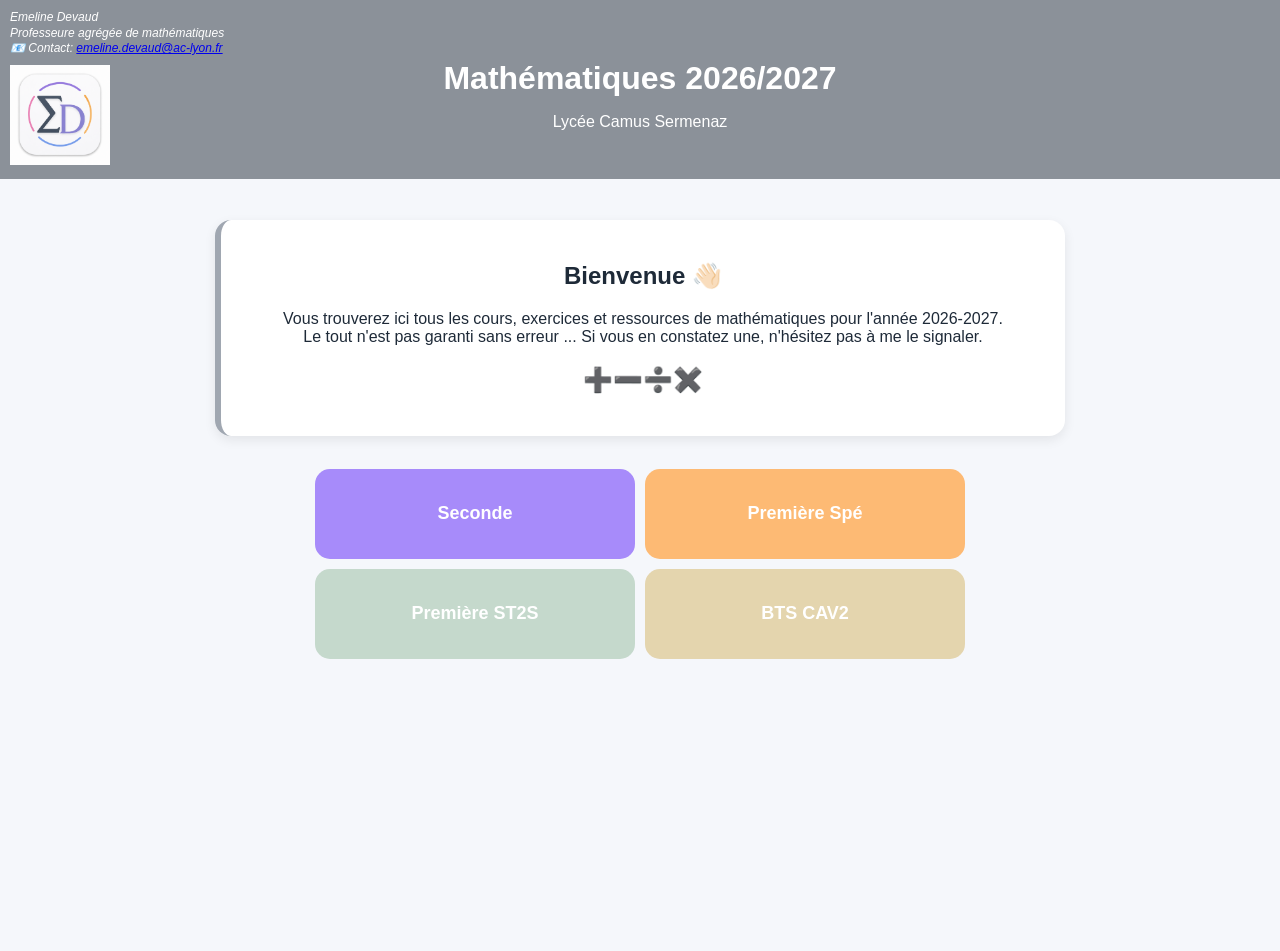
<file: index.html>
<!DOCTYPE html>
<html lang="fr">
<head>
  <meta charset="UTF-8">
  <title>Maths - Mme Devaud</title>
  <link rel="stylesheet" href="styleapp.css">
  <link rel="icon" type="image/png" sizes="16x16" href="favicon.png">
<link rel="icon" type="image/png" sizes="32x32" href="favicon.png">
<link rel="icon" type="image/png" sizes="180x180" href="favicon.png">
<link rel="apple-touch-icon" sizes="180x180" href="favicon.png">

  <meta name="apple-mobile-web-app-capable" content="yes">
  <meta name="apple-mobile-web-app-status-bar-style" content="default">
  <!-- Google Analytics -->
<script async src="https://www.googletagmanager.com/gtag/js?id=G-ZC0NM1HNEK"></script>
<script>
  window.dataLayer = window.dataLayer || [];
  function gtag(){dataLayer.push(arguments);}
  gtag('js', new Date());

  gtag('config', 'G-ZC0NM1HNEK');
</script>
</head>
<body class="home">

<header>
  <div class="top-left-info">
    
    Emeline Devaud<br>
    Professeure agrégée de mathématiques <br>
    📧 Contact: <a href="mailto:emeline.devaud@ac-lyon.fr">emeline.devaud@ac-lyon.fr</a>
    <img src="favicon.png" alt="Logo Mme Devaud" class="logo-home">
    
  </div>

  <h1>Mathématiques 2026/2027</h1>
  <p class="subtitle">Lycée Camus Sermenaz</p>
</header>

<main>

  <div class="card welcome">
    <h2>Bienvenue 👋🏻</h2>
    <p>
      Vous trouverez ici tous les cours, exercices et ressources de mathématiques pour l'année 2026-2027.
      <br> Le tout n'est pas garanti sans erreur ... Si vous en constatez une, n'hésitez pas à me le signaler.
    </p>
    <h2>➕➖➗✖️</h2>
  </div>

  <div class="home-container">

    <a class="app-card seconde" href="seconde.html">Seconde</a>
    <a class="app-card spe" href="spe.html">Première Spé</a>
    <a class="app-card st2s" href="st2s.html">Première ST2S</a>
    <a class="app-card bts" href="bts.html">BTS CAV2</a>

  </div>

</main>



</body>
</html>
</file>
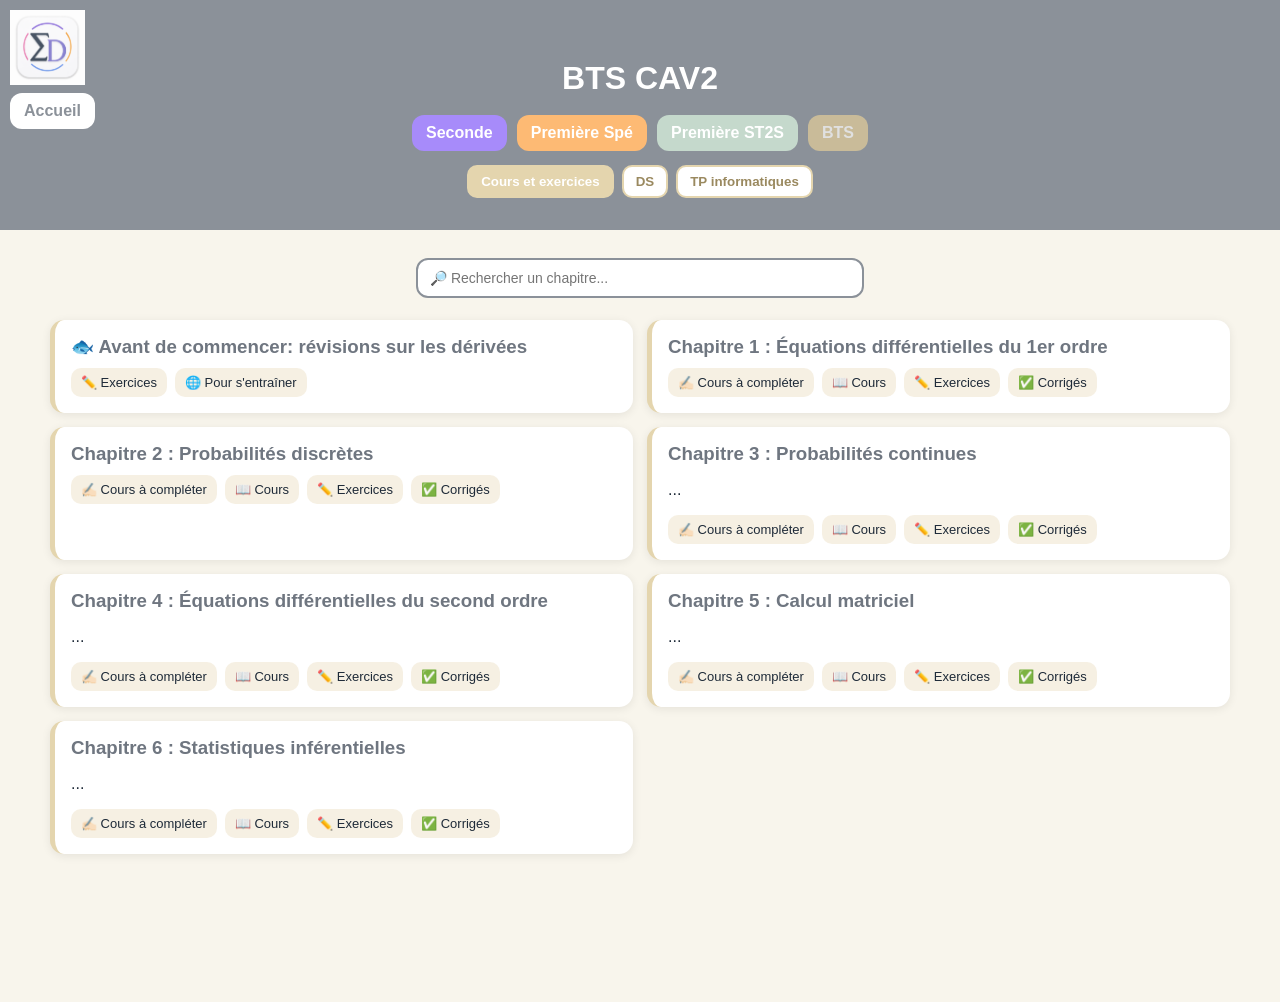
<file: bts.html>
<!DOCTYPE html>
<html lang="fr">
<head>
  <meta charset="UTF-8">
  <title>BTS CAV2 - Mme Devaud</title>
  <link rel="stylesheet" href="styleapp.css">
  <link rel="icon" type="image/png" sizes="16x16" href="favicon.png">
<link rel="icon" type="image/png" sizes="32x32" href="favicon.png">
<link rel="icon" type="image/png" sizes="180x180" href="favicon.png">
<link rel="apple-touch-icon" sizes="180x180" href="favicon.png">
  <meta name="apple-mobile-web-app-capable" content="yes">
  <meta name="apple-mobile-web-app-status-bar-style" content="default">
  <script async src="https://www.googletagmanager.com/gtag/js?id=G-ZC0NM1HNEK"></script>
    <script>
      window.dataLayer = window.dataLayer || [];
      function gtag(){dataLayer.push(arguments);}
      gtag('js', new Date());

      gtag('config', 'G-ZC0NM1HNEK');
    </script>
</head>

<body class="bts">

<header>
  <div class="logo-container">
    <a href="index.html" class="logo-link">
      <img src="favicon.png" alt="Accueil - Mme Devaud" class="logo-page">
    </a>

    <a class="menu-btn accueil-btn" href="index.html">Accueil</a>
  </div>
  <h1>BTS CAV2</h1>

  <nav class="menu">
    
    <a class="menu-btn seconde-btn" href="seconde.html">Seconde</a>
    <a class="menu-btn spe-btn" href="spe.html">Première Spé</a>
    <a class="menu-btn st2s-btn" href="st2s.html">Première ST2S</a>
    <a class="menu-btn bts-btn active" href="bts.html">BTS</a>
  </nav>

  <div class="sub-menu">
    <button class="sub-btn active" onclick="showSec('cl',event)">Cours et exercices</button>
    <button class="sub-btn" onclick="showSec('ds',event)">DS</button>
    <button class="sub-btn" onclick="showSec('tp',event)">TP informatiques</button>
  </div>

</header>

<main>

<!-- SEARCH -->
<div class="search-box">
  <input type="text" id="searchInput" placeholder="🔎 Rechercher un chapitre..." onkeyup="searchChapters()">
</div>

<!-- ================= COURS ================= -->
<section id="cl" class="sub-section active">

  <div class="cards-container">
    <div class="card">
      <h3> 🐟 Avant de commencer: révisions sur les dérivées</h3>
  

      <div class="actions">
        <a href="pdf/bts/CH0_Revisions.pdf" target="_blank"> ✏️ Exercices </a>
        <a href="https://coopmaths.fr/alea/?uuid=ec088&id=1AN14-3&n=5&d=10&s=2-3-4&s2=false&s3=false&cd=0&tip=0&cols=3&alea=6MZ5&uuid=a83c0&id=1AN14-4&n=4&d=10&s=5&cd=1&tip=0&alea=QR9x&uuid=1a60f&id=1AN14-5&n=3&d=10&s=1-3&cd=1&tip=0&alea=TZqJ&uuid=b32f2&id=1AN14-6&n=2&d=10&s=1&s2=false&cd=1&tip=0&alea=F6NR&uuid=3391d&id=1AN14-7&n=5&d=10&s=1-4&cd=1&tip=0&alea=qNlT&v=eleve&es=221100110">🌐 Pour s'entraîner</a>
      </div>
    </div>
    <div class="card">
      <h3>Chapitre 1 : Équations différentielles du 1er ordre</h3>
    

      <div class="actions">
      <a href="pdf/bts/CH1_Eleves.pdf"target="_blank">✍🏻 Cours à compléter</a>
        <a href="pdf/bts/CH1_COURS.pdf"target="_blank">📖 Cours  </a>
        <a href="pdf/bts/CH1_TD.pdf"target="_blank">✏️ Exercices</a>
        <a href="#"target="_blank">✅ Corrigés</a>
      </div>
    </div>

    <div class="card">
      <h3>Chapitre 2 : Probabilités discrètes</h3>
      

      <div class="actions">
       <a href="pdf/bts/CH2_Eleves.pdf"target="_blank">✍🏻 Cours à compléter</a>
        <a href="pdf/bts/CH2_COURS.pdf"target="_blank">📖 Cours  </a>
        <a href="pdf/bts/CH2_TD.pdf"target="_blank">✏️ Exercices</a>
        <a href="#"target="_blank">✅ Corrigés</a>
      </div>
    </div>

    <div class="card">
      <h3>Chapitre 3 : Probabilités continues</h3>
      <p>...</p>

      <div class="actions">
        <a href="#"target="_blank">✍🏻 Cours à compléter</a>
        <a href="#"target="_blank">📖 Cours  </a>
        <a href="#"target="_blank">✏️ Exercices</a>
        <a href="#"target="_blank">✅ Corrigés</a>
      </div>
    </div>

    <div class="card">
      <h3>Chapitre 4 : Équations différentielles du second ordre</h3>
      <p>...</p>

      <div class="actions">
        <a href="#"target="_blank">✍🏻 Cours à compléter</a>
        <a href="#"target="_blank">📖 Cours  </a>
        <a href="#"target="_blank">✏️ Exercices</a>
        <a href="#"target="_blank">✅ Corrigés</a>
      </div>
    </div>

    <div class="card">
      <h3>Chapitre 5 : Calcul matriciel</h3>
      <p>...</p>

      <div class="actions">
        <a href="#"target="_blank">✍🏻 Cours à compléter</a>
        <a href="#"target="_blank">📖 Cours  </a>
        <a href="#"target="_blank">✏️ Exercices</a>
        <a href="#"target="_blank">✅ Corrigés</a>
      </div>
    </div>

      <div class="card">
      <h3>Chapitre 6 : Statistiques inférentielles</h3>
      <p>...</p>

      <div class="actions">
        <a href="#"target="_blank">✍🏻 Cours à compléter</a>
        <a href="#"target="_blank">📖 Cours  </a>
        <a href="#"target="_blank">✏️ Exercices</a>
        <a href="#"target="_blank">✅ Corrigés</a>
      </div>
    </div>

  </div>

</section>

<!-- ================= DS ================= -->
<section id="ds" class="sub-section">

  <div class="cards-container">

    <div class="card">
      <h3>DS 1</h3>
      <div class="actions">
        <a href="pdf/bts/Interro0_Derivee.pdf"target="_blank">📄 Sujet + correction</a>
        <a href="#"target="_blank">✅ Correction</a>
      </div>
    </div>

  </div>

</section>

  <!-- ================= TP ================= -->
<section id="tp" class="sub-section">

  <div class="cards-container">

    <div class="card">
      <h3>TP 0-Autour des fonctions</h3>
      <div class="actions">
        <a href="pdf/bts/tp0.pdf"target="_blank">📄 Énoncé</a>
        
      </div>
    </div>

  </div>

</section>

</main>


</body>
</html>
</file>
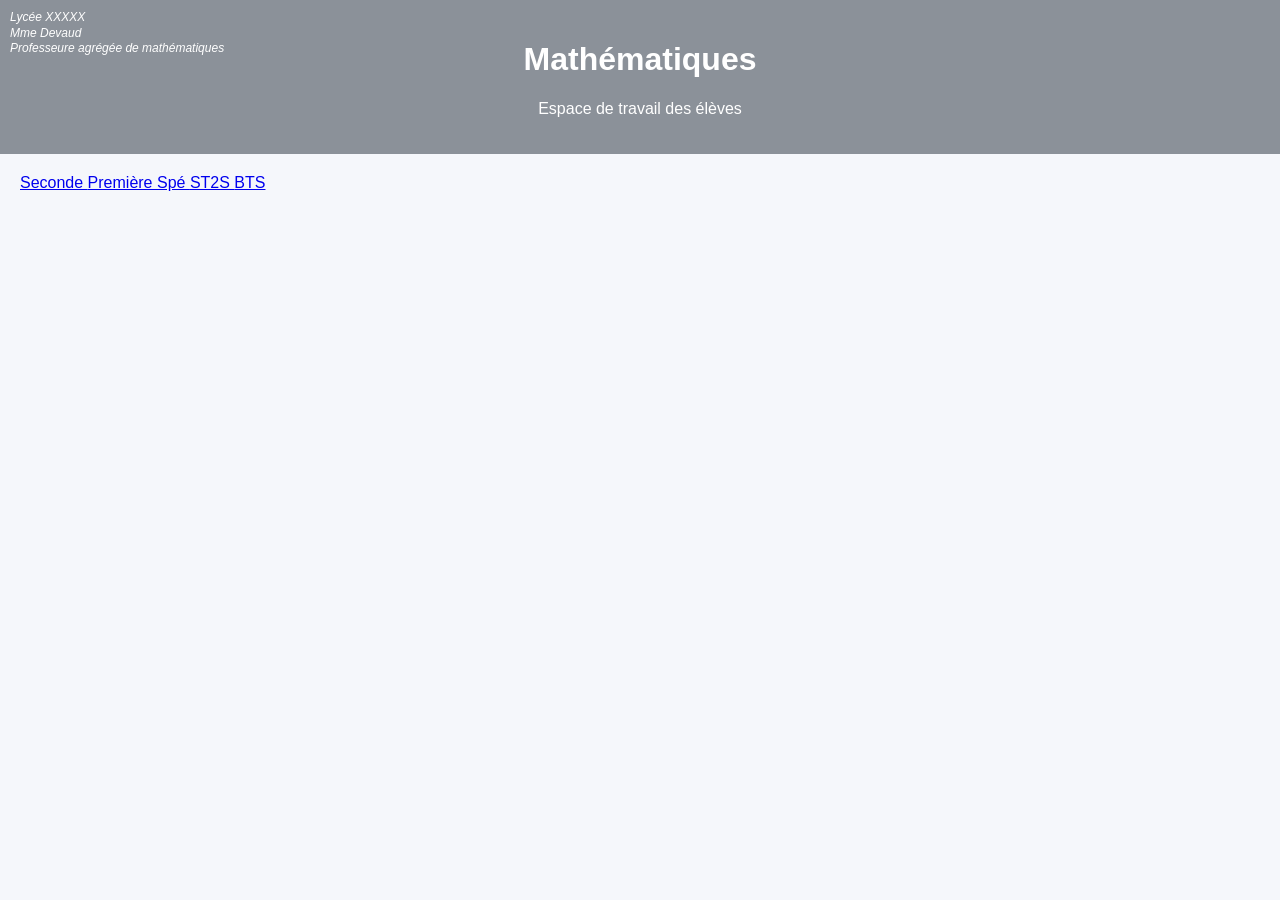
<file: indexapp.html>
<!DOCTYPE html>
<html lang="fr">
<head>
  <meta charset="UTF-8">
  <title>Maths - Mme Devaud</title>
  <link rel="stylesheet" href="style.css">
</head>

<body class="home">

<header>
  <div class="top-left-info">
    Lycée XXXXX<br>
    Mme Devaud<br>
    Professeure agrégée de mathématiques
  </div>

  <h1>Mathématiques</h1>
  <p class="subtitle">Espace de travail des élèves</p>
</header>

<main class="home-container">

  <a class="app-card seconde" href="seconde.html">
    Seconde
  </a>

  <a class="app-card spe" href="spe.html">
    Première Spé
  </a>

  <a class="app-card st2s" href="st2s.html">
    ST2S
  </a>

  <a class="app-card bts" href="bts.html">
    BTS
  </a>

</main>

</body>
</html>
</file>
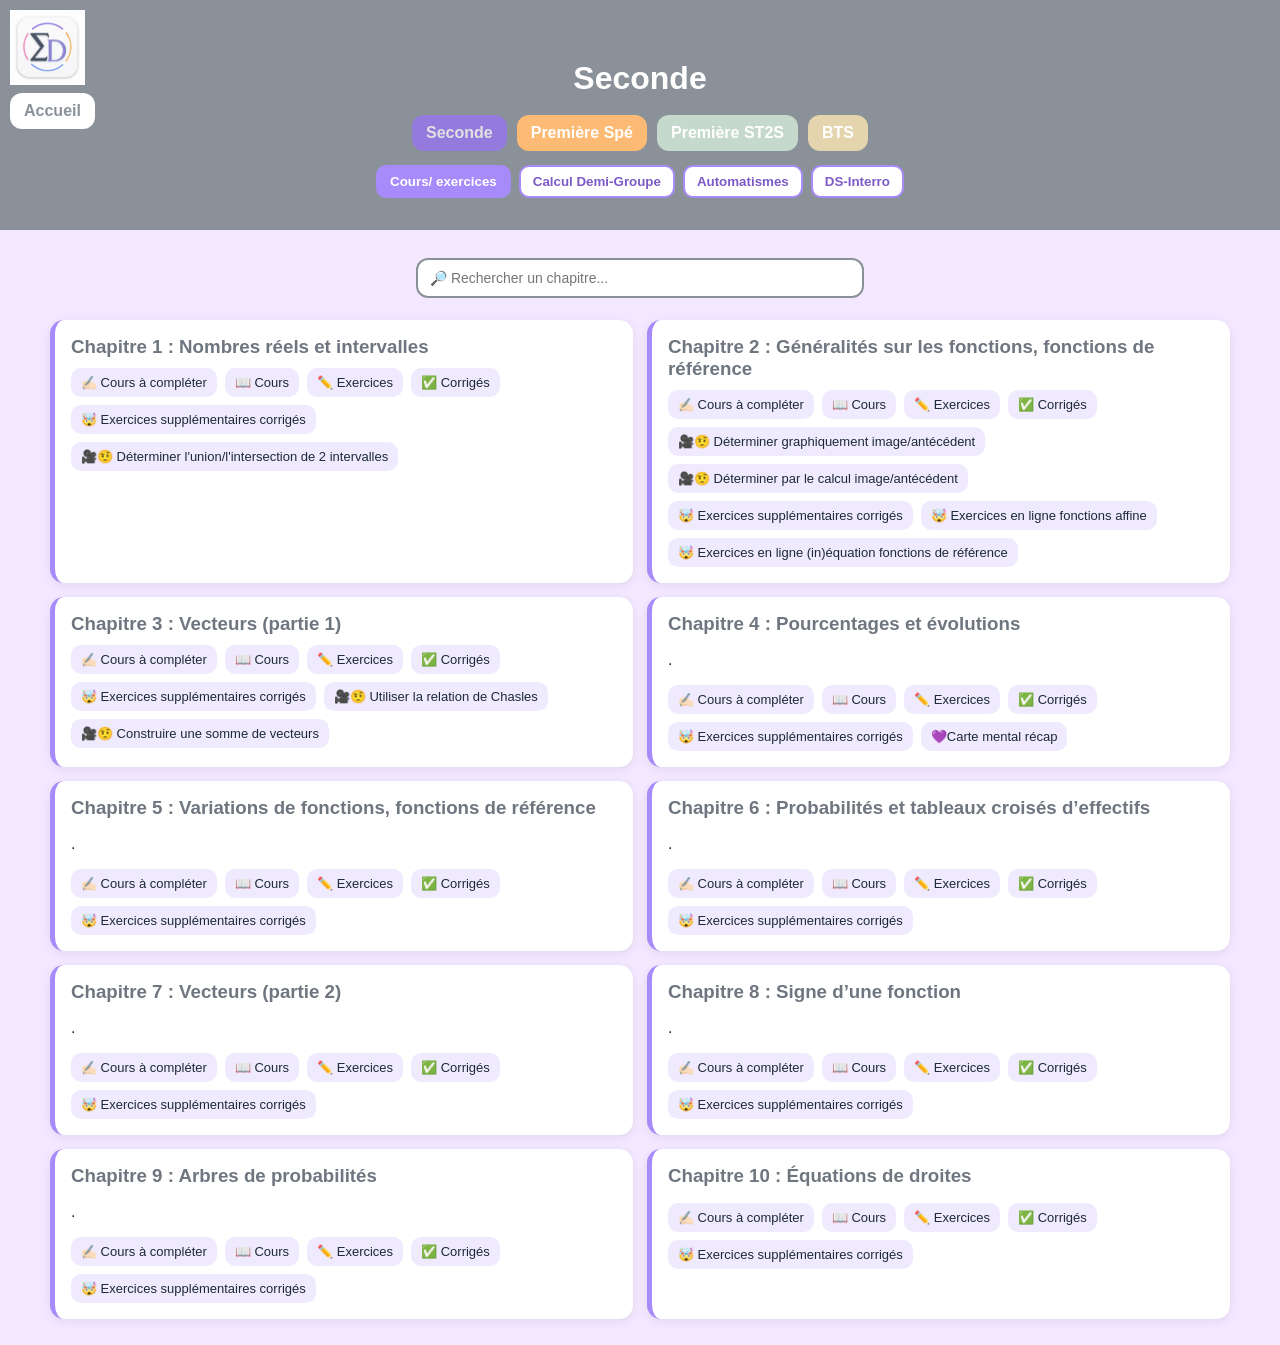
<file: seconde.html>
<!DOCTYPE html>
<html lang="fr">
<head>
  <meta charset="UTF-8">
  <title>Seconde - Mme Devaud</title>
  <link rel="stylesheet" href="styleapp.css">
 <link rel="icon" type="image/png" sizes="16x16" href="favicon.png">
<link rel="icon" type="image/png" sizes="32x32" href="favicon.png">
<link rel="icon" type="image/png" sizes="180x180" href="favicon.png">
<link rel="apple-touch-icon" sizes="180x180" href="favicon.png">
  <meta name="apple-mobile-web-app-capable" content="yes">
  <meta name="apple-mobile-web-app-status-bar-style" content="default">
  <script async src="https://www.googletagmanager.com/gtag/js?id=G-ZC0NM1HNEK"></script>
    <script>
      window.dataLayer = window.dataLayer || [];
      function gtag(){dataLayer.push(arguments);}
      gtag('js', new Date());

      gtag('config', 'G-ZC0NM1HNEK');
    </script>
</head>

<body class="seconde">
<header>

  <div class="logo-container">
    <a href="index.html" class="logo-link">
      <img src="favicon.png" alt="Accueil - Mme Devaud" class="logo-page">
    </a>

    <a class="menu-btn accueil-btn" href="index.html">Accueil</a>
  </div>

  <h1>Seconde</h1>

  <nav class="menu">
    <a class="menu-btn seconde-btn active" href="seconde.html">Seconde</a>
    <a class="menu-btn spe-btn" href="spe.html">Première Spé</a>
    <a class="menu-btn st2s-btn" href="st2s.html">Première ST2S</a>
    <a class="menu-btn bts-btn" href="bts.html">BTS</a>
  </nav>

  <div class="sub-menu">
    <button class="sub-btn active" onclick="showSec('cl',event)">Cours/ exercices</button>
    <button class="sub-btn" onclick="showSec('dg',event)">Calcul Demi-Groupe</button>
    <button class="sub-btn" onclick="showSec('auto',event)">Automatismes</button>
    <button class="sub-btn" onclick="showSec('ds',event)">DS-Interro</button>
  </div>

</header>

<main>

<!-- SEARCH -->
<div class="search-box">
  <input type="text" id="searchInput" placeholder="🔎 Rechercher un chapitre..." onkeyup="searchChapters()">
</div>

<!-- ===================== CLASSE ENTIÈRE ===================== -->
<section id="cl" class="sub-section active">

  <div class="cards-container">

    <div class="card">
      <h3>Chapitre 1 : Nombres réels et intervalles </h3>
      <div class="actions">
        <a href="pdf/seconde/cours/CH1_Eleves.pdf"target="_blank">✍🏻 Cours à compléter</a>
        <a href="pdf/seconde/cours/CH1_COURS.pdf"target="_blank">📖 Cours</a>
        <a href="pdf/seconde/cours/CH1_TD.pdf"target="_blank">✏️ Exercices</a>
        <a href="pdf/seconde/cours/CH1_TDCORR"target="_blank">✅ Corrigés</a>
        <a href="pdf/seconde/cours/CH1_SUPP.pdf"target="_blank">🤯 Exercices supplémentaires corrigés</a>
         <a href="https://www.youtube.com/watch?v=X6azd-CPFxg"target="_blank">🎥🤨 Déterminer l'union/l'intersection de 2 intervalles</a>
      </div>
    </div>

    <div class="card">
      <h3>Chapitre 2 : Généralités sur les fonctions, fonctions de référence </h3>
      <div class="actions">
        <a href="pdf/seconde/cours/CH2_Eleves.pdf"target="_blank">✍🏻 Cours à compléter</a>
        <a href="pdf/seconde/cours/CH2_COURS.pdf"target="_blank">📖 Cours</a>
        <a href="pdf/seconde/cours/CH2_TD.pdf"target="_blank">✏️ Exercices</a>
        <a href="#"target="_blank">✅ Corrigés</a>
         <a href="https://www.youtube.com/watch?v=8cytzglu8yc&t=74s"target="_blank">🎥🤨 Déterminer graphiquement image/antécédent</a>
              <a href="https://www.youtube.com/watch?v=klqqakZvIY4"target="_blank">🎥🤨 Déterminer par le calcul image/antécédent</a>
        <a href="pdf/seconde/cours/CH2_SUPP.pdf"target="_blank">🤯 Exercices supplémentaires corrigés</a>
        <a href="https://coopmaths.fr/alea/?uuid=90998&id=2F21-1&uuid=c360e&id=2F21-3&n=3&d=10&s=1&s2=2&s3=false&cd=1&tip=0&v=eleve&es=211000110&title=Foncions%2520affines"target="_blank">🤯 Exercices en ligne fonctions affine</a>
      <a href="https://coopmaths.fr/alea/?uuid=b6cc0&id=2F22-1&uuid=de0d1&id=2F23-1&n=6&d=10&s=11001*directe&s2=2&cd=0&tip=0&cols=2&uuid=277d3&id=2F23-2&n=3&d=10&s=11000&cd=1&tip=0&v=eleve&es=211000110&title=fonctions%2520de%2520r%25C3%25A9f%25C3%25A9rence"target="_blank">🤯 Exercices en ligne (in)équation fonctions de référence</a>
      </div>
    </div>

    <div class="card">
      <h3>Chapitre 3 : Vecteurs (partie 1)</h3>
      <div class="actions">
        <a href="pdf/seconde/cours/CH3_Eleves.pdf"target="_blank">✍🏻 Cours à compléter</a>
        <a href="pdf/seconde/cours/CH3_COURS.pdf"target="_blank">📖 Cours</a>
        <a href="pdf/seconde/cours/CH3_TD.pdf"target="_blank">✏️ Exercices</a>
        <a href="#"target="_blank">✅ Corrigés</a>
        <a href="https://coopmaths.fr/alea/?uuid=57d64&id=2G21-1&n=3&d=10&s=4&cd=1&uuid=6cf42&id=2G23-2&n=2&d=10&s=1-2&cd=1&tip=0&uuid=d2b57&id=2G20-1&n=8&d=10&s=1-2&cd=1&uuid=26f3b&id=2G20-flash1&i=1&uuid=7bc4a&id=2G20-flash2&i=1&uuid=2d849&id=2G21-2&i=1&v=eleve&es=211000110&title=vecteurs"target="_blank">🤯 Exercices supplémentaires corrigés</a>
        <a href="https://youtu.be/PK1eRGHS7WI?si=YZUW9_UKZxbgP-mT"target="_blank">🎥🤨 Utiliser la relation de Chasles</a>
        <a href="https://youtu.be/1AowNCUB30w?si=V0iHglzZUsGcNI_T"target="_blank">🎥🤨 Construire une somme de vecteurs</a>
      </div>
    </div>

    <div class="card">
      <h3>Chapitre 4 : Pourcentages et évolutions</h3>
      <p>.</p>
      <div class="actions">
        <a href="pdf/seconde/cours/CH4_Eleves.pdf"target="_blank">✍🏻 Cours à compléter</a>
        <a href="pdf/seconde/cours/CH4_COURS.pdf"target="_blank">📖 Cours</a>
        <a href="pdf/seconde/cours/CH4_TD.pdf"target="_blank">✏️ Exercices</a>
        <a href="#"target="_blank">✅ Corrigés</a>
        <a href="pdf/seconde/cours/CH4_SUPP.pdf"target="_blank">🤯 Exercices supplémentaires corrigés</a>
         <a href="pdf/seconde/cours/CH4_CarteMentale.pdf"target="_blank">💜Carte mental récap</a>
      </div>
    </div>

    <div class="card">
      <h3>Chapitre 5 : Variations de fonctions, fonctions de référence</h3>
      <p>.</p>
      <div class="actions">
        <a href="#"target="_blank">✍🏻 Cours à compléter</a>
        <a href="#"target="_blank">📖 Cours</a>
        <a href="#"target="_blank">✏️ Exercices</a>
        <a href="#"target="_blank">✅ Corrigés</a>
        <a href="#"target="_blank">🤯 Exercices supplémentaires corrigés</a>
      </div>
    </div>

    <div class="card">
      <h3>Chapitre 6 : Probabilités et tableaux croisés d’effectifs</h3>
      <p>.</p>
      <div class="actions">
        <a href="#"target="_blank">✍🏻 Cours à compléter</a>
        <a href="#"target="_blank">📖 Cours</a>
        <a href="#"target="_blank">✏️ Exercices</a>
        <a href="#"target="_blank">✅ Corrigés</a>
        <a href="#"target="_blank">🤯 Exercices supplémentaires corrigés</a>
      </div>
    </div>

    <div class="card">
      <h3>Chapitre 7 : Vecteurs (partie 2)</h3>
      <p>.</p>
      <div class="actions">
        <a href="#"target="_blank">✍🏻 Cours à compléter</a>
        <a href="#"target="_blank">📖 Cours</a>
        <a href="#"target="_blank">✏️ Exercices</a>
        <a href="#"target="_blank">✅ Corrigés</a>
        <a href="#"target="_blank">🤯 Exercices supplémentaires corrigés</a>
      </div>
    </div>

    <div class="card">
      <h3>Chapitre 8 : Signe d’une fonction </h3>
      <p>.</p>
      <div class="actions">
        <a href="#"target="_blank">✍🏻 Cours à compléter</a>
        <a href="#"target="_blank">📖 Cours</a>
        <a href="#"target="_blank">✏️ Exercices</a>
        <a href="#"target="_blank">✅ Corrigés</a>
        <a href="#"target="_blank">🤯 Exercices supplémentaires corrigés</a>
      </div>
    </div>

    <div class="card">
      <h3>Chapitre 9 : Arbres de probabilités </h3>
      <p>.</p>
      <div class="actions">
       <a href="#"target="_blank">✍🏻 Cours à compléter</a>
        <a href="#"target="_blank">📖 Cours</a>
        <a href="#"target="_blank">✏️ Exercices</a>
        <a href="#"target="_blank">✅ Corrigés</a>
        <a href="#"target="_blank">🤯 Exercices supplémentaires corrigés</a>
      </div>
    </div>

    <div class="card">
      <h3>Chapitre 10 : Équations de droites</h3>
      <p> </p>
      <div class="actions">
        <a href="#"target="_blank">✍🏻 Cours à compléter</a>
        <a href="#"target="_blank">📖 Cours</a>
        <a href="#"target="_blank">✏️ Exercices</a>
        <a href="#"target="_blank">✅ Corrigés</a>
        <a href="#"target="_blank">🤯 Exercices supplémentaires corrigés</a>
      </div>
    </div>


  </div>

</section>

<!-- ===================== DEMI-GROUPE ===================== -->
<section id="dg" class="sub-section">

  <div class="cards-container">

    <div class="card">
      <h3>Calcul 1: Résolution d'équations de degré 1</h3>
      <p>⚠️ Dans le lien d'entraînement, la rédaction de la conclusion n'est pas optimale. Faites plutôt comme dans le cours en notant S={}. 
Vous pouvez juste faire la résolution et vérifier que vous trouvez la bonne solution. </p>
      <div class="actions">
        <a href="pdf/seconde/calcul/Calcul1_Eleves.pdf"target="_blank">📖 Cours/exercices</a>
        <a href="pdf/seconde/calcul/Calcul1.pdf"target="_blank">✅ Corrigés</a>
        <a href="https://coopmaths.fr/alea/?uuid=d02da&id=2L21-4&n=6&d=10&s=true&s2=1-2-5&s3=false&cd=1&tip=0&uuid=3b3d9&id=NR&v=eleve&es=221100110">🌐 Pour s'entraîner </a>
      </div>
    </div>

    <div class="card"><h3>Calcul 2: Racine carrée</h3>
      <div class="actions"><a href="pdf/seconde/calcul/CALCUL2_Eleves.pdf"target="_blank">📖 Cours/exercices</a><a href="pdf/seconde/calcul/CALCUL2.pdf"target="_blank">✅ Corrigés</a>
      <a href="https://coopmaths.fr/alea/?uuid=d9495&id=2N51-2&n=6&d=10&s=2&cd=1&tip=0&alea=UTht&uuid=12b72&id=2N51-3&n=4&d=10&s=2&s2=true&cd=1&tip=0&alea=sByY&uuid=4771d&id=2N51-6&n=3&d=10&s=1&cd=1&tip=0&alea=2PLB&v=eleve&numerique=1&es=211000110">🌐 Pour s'entraîner </a></div></div>
    <div class="card"><h3>Calcul 3 : Développer, factoriser</h3>
      <div class="actions"><a href="pdf/seconde/calcul/CALCUL3_Eleves.pdf"target="_blank">📖 Cours/exercices</a><a href="#"target="_blank">✅ Corrigés</a>
       <a href="https://coopmaths.fr/alea/?uuid=0c61c&id=2L11-1&alea=Bm5U&uuid=35d63&id=2L11-2&alea=gt5f&uuid=2e5df&n=4&d=10&s=2&cd=1&tip=0&alea=yHdW&uuid=3d2f9&id=BP2AutoI17&n=2&d=10&s=1&s2=1&s3=2&cd=1&tip=0&alea=kptb&uuid=3d2f9&id=BP2AutoI17&n=2&d=10&s=1&s2=2&s3=2&cd=1&tip=0&alea=FFi0&uuid=3d2f9&id=BP2AutoI17&n=2&d=10&s=2&s2=2&s3=2&cd=1&tip=0&alea=SX1j&uuid=3d2f9&id=BP2AutoI17&n=2&d=10&s=2&s2=1&s3=2&cd=1&tip=0&alea=eAeS&v=eleve&es=221100110">🌐 Pour s'entraîner </a></div></div>
    
    <div class="card"><h3>Calcul 4: Identités remarquables</h3>
      <div class="actions"><a href="#"target="_blank">📖 Cours/exercices</a><a href="#"target="_blank">✅ Corrigés</a></div></div>
    <div class="card"><h3>Calcul 5 : Arithmétique</h3>
      <div class="actions"><a href="#"target="_blank">📖 Cours/exercices</a><a href="#"target="_blank">✅ Corrigés</a></div></div>
    <div class="card"><h3>Calcul 6 : Equations produit, équations quotient</h3>
      <div class="actions"><a href="#"target="_blank">📖 Cours/exercices</a><a href="#"target="_blank">✅ Corrigés</a></div></div>
    <div class="card"><h3>Calcul 7: Résolution d'inéquations</h3>
      <div class="actions"><a href="#"target="_blank">📖 Cours/exercices</a><a href="#"target="_blank">✅ Corrigés</a></div></div>
    <div class="card"><h3>Calcul 8 : D/Q et valeur absolue</h3>
      <div class="actions"><a href="#"target="_blank">📖 Cours/exercices</a><a href="#"target="_blank">✅ Corrigés</a></div></div>
    

  </div>

</section>

<!-- ===================== AUTOMATISMES ===================== -->
<section id="auto" class="sub-section">
<p>3 questions à chaque cours, sans calculatrice.<br>
Une interroenviron toutes les 3-4 semaines.<br>
Pour chaque interro, réviser les sessions et s'entraîner avec le lien proposé . <br>
Ne pas hésiter à poser des questions.</p>
  <div class="cards-container">

    <div class="card">
      <h3>Livret d'automatismes</h3>
      <p>Le livret ci-dessous vous apporte les rappels nécessaires à chaque automatisme.
Chaque automatisme est numéroté et les numéros traités sont rappelés pour chaque diaporama.</p>
      <div class="actions">
        <a href="pdf/seconde/LivretAuto.pdf" target="_blank">📖 Livret</a>
     
      </div>
    </div>
    <div class="card">
      <h3>Automatismes 1: C4, C5, F1</h3>
      <div class="actions">
        <a href="https://mathalea.fr/alea/?uuid=5c321&id=2A-N5-3&alea=dGi9&uuid=f32dd&id=2A-F1-1&alea=HYYX&uuid=14552&id=2A-N4-6&alea=jjsn&v=diaporama&dGlobal=60&ds=10000000"target="_blank">📖 Diaporama</a>
        <a href="https://mathalea.fr/alea/?uuid=5c321&id=2A-N5-3&uuid=f32dd&id=2A-F1-1&uuid=14552&id=2A-N4-6&v=eleve&dGlobal=60&es=211100110&title=s%25C3%25A9ance%25201"target="_blank">🌐 Pour s'entraîner</a>
      </div>
    </div>

    <div class="card"><h3>Automatismes 2 : C4, C5, G2</h3>
      <div class="actions">
        <a href="https://mathalea.fr/alea/?uuid=d3f74&id=2A-G2-2&i=1&alea=8HXY&uuid=1f233&id=2A-N4-2&i=1&alea=CpCe&uuid=da442&id=2A-N5-1&i=1&alea=7oOo&v=diaporama&dGlobal=60&ds=10000000&title=s%25C3%25A9ance%25201"target="_blank">📖 Diaporama</a>
        <a href="https://mathalea.fr/alea/?uuid=d3f74&id=2A-G2-2&i=1&uuid=1f233&id=2A-N4-2&i=1&uuid=da442&id=2A-N5-1&i=1&v=eleve&dGlobal=60&es=211100110&title=s%25C3%25A9ance%25202"target="_blank">🌐 Pour s'entraîner</a>
      </div> </div>
    <div class="card"><h3>Automatismes 3 : C1, C5, G2</h3>
      <div class="actions">
        <a href="https://mathalea.fr/alea/?uuid=a9012&id=2A-G2-1&i=1&alea=KfsI&uuid=7168a&id=2A-N5-5&i=1&alea=GmHi&uuid=21ea5&id=2A-N1-1&i=1&alea=gzm2&v=diaporama&dGlobal=60&ds=10000000&title=s%25C3%25A9ance%25202"target="_blank">📖 Diaporama</a>
        <a href="https://mathalea.fr/alea/?uuid=a9012&id=2A-G2-1&i=1&uuid=7168a&id=2A-N5-5&i=1&uuid=21ea5&id=2A-N1-1&i=1&v=eleve&dGlobal=60&es=211100110&title=s%25C3%25A9ance%25203"target="_blank">🌐 Pour s'entraîner</a>
      </div> </div>
    <div class="card"><h3>Automatismes 4 : C1, C4, G3</h3>
     <div class="actions">
        <a href="https://mathalea.fr/alea/?uuid=d8a41&id=2A-G3-6&i=1&alea=HVoY&uuid=3febe&id=2A-N1-3&i=1&alea=JG8j&uuid=ba2ec&id=2A-N4-7&i=1&alea=iQ2X&v=diaporama&dGlobal=60&ds=10000000&title=s%25C3%25A9ance%25203"target="_blank">📖 Diaporama</a>
        <a href="https://mathalea.fr/alea/?uuid=d8a41&id=2A-G3-6&i=1&uuid=3febe&id=2A-N1-3&i=1&uuid=ba2ec&id=2A-N4-7&i=1&v=eleve&dGlobal=60&es=211100110&title=s%25C3%25A9ance%25204"target="_blank">🌐 Pour s'entraîner</a>
      </div> </div>
    <div class="card"><h3>Automatismes 5 : C2, C3, G1</h3>
      <div class="actions">
        <a href="https://mathalea.fr/alea/?uuid=b8e31&id=2A-G1-2&i=1&alea=f37C&uuid=2a4f4&id=2A-N2-5&i=1&alea=sAnC&uuid=b37ab&id=2A-N3-4&i=1&alea=TCY3&v=diaporama&dGlobal=60&ds=10000000&title=s%25C3%25A9ance%25204"target="_blank">📖 Diaporama</a>
        <a href="https://mathalea.fr/alea/?uuid=b8e31&id=2A-G1-2&i=1&uuid=2a4f4&id=2A-N2-5&i=1&uuid=b37ab&id=2A-N3-4&i=1&v=eleve&dGlobal=60&es=211100110&title=s%25C3%25A9ance%25204"target="_blank">🌐 Pour s'entraîner</a>
      </div> </div>
    <div class="card"><h3>Automatismes 6 : C3, C5, C3</h3>
     <div class="actions">
        <a href="https://mathalea.fr/alea/?uuid=b71d6&id=2A-G3-2&d=60&i=1&alea=hro5&uuid=4fa90&id=2A-N5-4&d=60&i=1&alea=vxZP&uuid=1e42b&id=2N43-1&d=15&i=1&alea=XWJQ&v=diaporama&ds=10000000&title=s%25C3%25A9ance%25204"target="_blank">📖 Diaporama</a>
        <a href="https://mathalea.fr/alea/?uuid=b71d6&id=2A-G3-2&d=60&i=1&uuid=4fa90&id=2A-N5-4&d=60&i=1&uuid=1e42b&id=2N43-1&d=15&i=1&v=eleve&es=211100110&title=s%25C3%25A9ance%25206"target="_blank">🌐 Pour s'entraîner</a>
      </div> </div>

      <div class="card"><h3>Automatismes 7 : C3, C4, S1</h3>
     <div class="actions">
        <a href="https://mathalea.fr/alea/?uuid=3ba7a&id=2A-S4-1&i=1&alea=AWC2&uuid=a3996&id=2A-N4-3&i=1&alea=4q3E&uuid=65cdf&id=2A-N3-3&i=1&alea=En6T&v=diaporama&dGlobal=60&ds=10000000&title=s%25C3%25A9ance%25206"target="_blank">📖 Diaporama</a>
        <a href="https://mathalea.fr/alea/?uuid=3ba7a&id=2A-S4-1&i=1&uuid=a3996&id=2A-N4-3&i=1&uuid=65cdf&id=2A-N3-3&i=1&v=eleve&dGlobal=60&es=211100110&title=s%25C3%25A9ance%25207"target="_blank">🌐 Pour s'entraîner</a>
      </div> </div>

        <div class="card"><h3>Automatismes 8 : C1, C3, G3</h3>
     <div class="actions">
        <a href="https://mathalea.fr/alea/?uuid=6682b&id=2A-N3-1&i=1&alea=sm7J&uuid=c2f91&id=2A-G3-14&i=1&alea=elpo&uuid=3e5b1&id=2A-N1-2&i=1&alea=EmWj&v=diaporama&dGlobal=60&ds=10000000&title=s%25C3%25A9ance%25207"target="_blank">📖 Diaporama</a>
        <a href="https://mathalea.fr/alea/?uuid=6682b&id=2A-N3-1&i=1&uuid=c2f91&id=2A-G3-14&i=1&uuid=3e5b1&id=2A-N1-2&i=1&v=eleve&dGlobal=60&es=211100110&title=s%25C3%25A9ance%25208"target="_blank">🌐 Pour s'entraîner</a>
      </div> </div>

          <div class="card"><h3>Automatismes 9 : C1, C3, G4</h3>
     <div class="actions">
        <a href="https://mathalea.fr/alea/?uuid=c7a52&id=2A-G4-1&i=1&alea=MiXQ&uuid=71eba&id=2A-N3-2&n=1&d=10&qcm=1&i=1&cd=1&tip=0&alea=Afv3&uuid=1ac8c&id=2A-N4-1&i=1&alea=uekc&v=diaporama&dGlobal=60&ds=10000000&title=s%25C3%25A9ance%25208"target="_blank">📖 Diaporama</a>
        <a href="https://mathalea.fr/alea/?uuid=c7a52&id=2A-G4-1&i=1&uuid=71eba&id=2A-N3-2&n=1&d=10&qcm=1&i=1&cd=1&tip=0&uuid=1ac8c&id=2A-N4-1&i=1&v=eleve&dGlobal=60&es=211100110&title=s%25C3%25A9ance%25209"target="_blank">🌐 Pour s'entraîner</a>
      </div> </div>
     <div class="card"><h3>Automatismes 10 : C1, C5, G3</h3>
     <div class="actions">
        <a href="https://mathalea.fr/alea/?uuid=c96ba&id=2A-N1-6&i=1&alea=kroq&uuid=5c321&id=2A-N5-3&i=1&alea=fS21&uuid=f19d3&id=2A-G3-5&i=1&alea=mvjI&v=diaporama&dGlobal=60&ds=10000000&title=s%25C3%25A9ance%25209"target="_blank">📖 Diaporama</a>
        <a href="https://mathalea.fr/alea/?uuid=c96ba&id=2A-N1-6&i=1&uuid=5c321&id=2A-N5-3&i=1&uuid=f19d3&id=2A-G3-5&i=1&v=eleve&dGlobal=60&es=211100110&title=s%25C3%25A9ance%252010"target="_blank">🌐 Pour s'entraîner</a>
      </div> </div>

     <div class="card"><h3>Automatismes 11: C4, C5, G4</h3>
     <div class="actions">
        <a href=https://mathalea.fr/alea/?uuid=e4b81&id=2A-G4-2&i=1&alea=V3c8&uuid=da442&id=2A-N5-1&i=1&alea=vK7y&uuid=1f233&id=2A-N4-2&i=1&alea=WqiM&v=diaporama&dGlobal=60&ds=10000000&title=s%25C3%25A9ance%252010" target="_blank">📖 Diaporama</a>
        <a href="https://mathalea.fr/alea/?uuid=e4b81&id=2A-G4-2&i=1&alea=V3c8&uuid=da442&id=2A-N5-1&i=1&alea=vK7y&uuid=1f233&id=2A-N4-2&i=1&alea=WqiM&v=eleve&dGlobal=60&es=211100110&title=s%25C3%25A9ance%252011"target="_blank">🌐 Pour s'entraîner</a>
      </div> </div>

     <div class="card"><h3>Automatismes 12 : C4, C5, G3</h3>
     <div class="actions">
        <a href="https://mathalea.fr/alea/?uuid=14552&id=2A-N4-6&i=1&alea=cFv9&uuid=7168a&id=2A-N5-5&i=1&alea=HVnk&uuid=c84f2&id=2A-G3-4&i=1&alea=VYPX&v=diaporama&dGlobal=60&ds=10000000&title=s%25C3%25A9ance%252011"target="_blank">📖 Diaporama</a>
        <a href="https://mathalea.fr/alea/?uuid=14552&id=2A-N4-6&i=1&uuid=7168a&id=2A-N5-5&i=1&uuid=c84f2&id=2A-G3-4&i=1&v=eleve&dGlobal=60&es=211100110&title=s%25C3%25A9ance%252012"target="_blank">🌐 Pour s'entraîner</a>
      </div> </div>
     <div class="card"><h3>Automatismes 13: C1, C4, F1</h3>
     <div class="actions">
        <a href="https://coopmaths.fr/alea/?uuid=ba2ec&id=2A-N4-7&alea=wbBY&uuid=f32dd&id=2A-F1-1&alea=kZ6X&uuid=21eb5&id=2A-N1-5&alea=Y26j&v=diaporama&dGlobal=60&ds=10000000"target="_blank">📖 Diaporama</a>
        <a href="https://coopmaths.fr/alea/?uuid=ba2ec&id=2A-N4-7&uuid=f32dd&id=2A-F1-1&uuid=21eb5&id=2A-N1-5&v=eleve&dGlobal=60&es=211000110&title=S%25C3%25A9ance%252013"target="_blank">🌐 Pour s'entraîner</a>
      </div> </div>
     <div class="card"><h3>Automatismes 14: C1, C3, G1</h3>
     <div class="actions">
        <a href="https://coopmaths.fr/alea/?uuid=21ea5&id=2A-N1-1&i=1&alea=kQF7&uuid=b8e31&id=2A-G1-2&i=1&alea=SJpA&uuid=b37ab&id=2A-N3-4&i=1&alea=WYMN&v=diaporama&dGlobal=60&ds=10000000&title=S%25C3%25A9ance%252013"target="_blank">📖 Diaporama</a>
        <a href="https://coopmaths.fr/alea/?uuid=21ea5&id=2A-N1-1&i=1&uuid=b8e31&id=2A-G1-2&i=1&uuid=b37ab&id=2A-N3-4&i=1&v=eleve&dGlobal=60&es=211000110&title=S%25C3%25A9ance%252014"target="_blank">🌐 Pour s'entraîner</a>
      </div> </div>
     <div class="card"><h3>Automatismes 15 : C1, C3, G4</h3>
     <div class="actions">
        <a href="https://coopmaths.fr/alea/?uuid=a6c14&id=2A-G4-4&i=1&alea=ZVUZ&uuid=3febe&id=2A-N1-3&i=1&alea=os9s&uuid=66ec4&id=2A-N3-5&i=1&alea=2OhJ&v=diaporama&dGlobal=60&ds=10000000&title=S%25C3%25A9ance%252014"target="_blank">📖 Diaporama</a>
        <a href="https://coopmaths.fr/alea/?uuid=a6c14&id=2A-G4-4&i=1&uuid=3febe&id=2A-N1-3&i=1&uuid=66ec4&id=2A-N3-5&i=1&v=eleve&dGlobal=60&es=211000110&title=S%25C3%25A9ance%252015"target="_blank">🌐 Pour s'entraîner</a>
      </div> </div>
     <div class="card"><h3>Automatismes 16: C3, C5, S3</h3>
     <div class="actions">
        <a href="https://coopmaths.fr/alea/?uuid=65cdf&id=2A-N3-3&i=1&alea=9VQR&uuid=0cb7a&id=2A-S3-3&i=1&alea=Dawe&uuid=4fa90&id=2A-N5-4&i=1&alea=cKPi&v=diaporama&dGlobal=60&ds=10000000&title=S%25C3%25A9ance%252015"target="_blank">📖 Diaporama</a>
        <a href="https://coopmaths.fr/alea/?uuid=65cdf&id=2A-N3-3&i=1&uuid=0cb7a&id=2A-S3-3&i=1&uuid=4fa90&id=2A-N5-4&i=1&v=eleve&dGlobal=60&es=211000110&title=S%25C3%25A9ance%252016"target="_blank">🌐 Pour s'entraîner</a>
      </div> </div>
     <div class="card"><h3>Automatismes 17: C1, C3, G3</h3>
     <div class="actions">
        <a href="https://coopmaths.fr/alea/?uuid=3e5b1&id=2A-N1-2&i=1&alea=CZk3&uuid=6682b&id=2A-N3-1&i=1&alea=RvfO&uuid=c7b58&id=2A-G3-9&i=1&alea=7LbF&v=diaporama&dGlobal=60&ds=10000000&title=S%25C3%25A9ance%252016"target="_blank">📖 Diaporama</a>
        <a href="https://coopmaths.fr/alea/?uuid=3e5b1&id=2A-N1-2&i=1&uuid=6682b&id=2A-N3-1&i=1&uuid=c7b58&id=2A-G3-9&i=1&v=eleve&dGlobal=60&es=211000110&title=S%25C3%25A9ance%252017"target="_blank">🌐 Pour s'entraîner</a>
      </div> </div>
     <div class="card"><h3>Automatismes 18 : C3, C4, G4</h3>
     <div class="actions">
        <a href="https://coopmaths.fr/alea/?uuid=1ac8c&id=2A-N4-1&i=1&alea=89P1&uuid=71eba&id=2A-N3-2&i=1&alea=ER46&uuid=7c4e2&id=2A-G4-5&i=1&alea=UgHs&v=diaporama&dGlobal=60&ds=10000000&title=S%25C3%25A9ance%252017"target="_blank">📖 Diaporama</a>
        <a href="https://coopmaths.fr/alea/?uuid=1ac8c&id=2A-N4-1&i=1&uuid=71eba&id=2A-N3-2&i=1&uuid=7c4e2&id=2A-G4-5&i=1&v=eleve&dGlobal=60&es=211000110&title=S%25C3%25A9ance%252018"target="_blank">🌐 Pour s'entraîner</a>
      </div> </div>
     <div class="card"><h3>Automatismes 19 : C4, C11, G2</h3>
     <div class="actions">
        <a href="https://coopmaths.fr/alea/?uuid=8e0cd&id=2A-C5-3&i=1&alea=HUvG&uuid=d3f74&id=2A-G2-2&i=1&alea=UFCa&uuid=73991&id=2A-N4-4&i=1&alea=DBGJ&v=diaporama&dGlobal=60&ds=10000000&title=S%25C3%25A9ance%252018"target="_blank">📖 Diaporama</a>
        <a href="https://coopmaths.fr/alea/?uuid=8e0cd&id=2A-C5-3&i=1&uuid=d3f74&id=2A-G2-2&i=1&uuid=73991&id=2A-N4-4&i=1&v=eleve&dGlobal=60&es=211000110&title=S%25C3%25A9ance%252019"target="_blank">🌐 Pour s'entraîner</a>
      </div> </div>
     <div class="card"><h3>Automatismes 20 : C2, C3, G3</h3>
     <div class="actions">
        <a href="https://coopmaths.fr/alea/?uuid=1252f&id=2A-N2-2&i=1&alea=YgJ4&uuid=3f994&id=2A-N3-6&i=1&alea=JgKz&uuid=c2f91&id=2A-G3-14&i=1&alea=kXvv&v=diaporama&dGlobal=60&ds=10000000&title=S%25C3%25A9ance%252019"target="_blank">📖 Diaporama</a>
        <a href="https://coopmaths.fr/alea/?uuid=1252f&id=2A-N2-2&i=1&uuid=3f994&id=2A-N3-6&i=1&uuid=c2f91&id=2A-G3-14&i=1&v=eleve&dGlobal=60&es=211000110&title=S%25C3%25A9ance%252020"target="_blank">🌐 Pour s'entraîner</a>
      </div> </div>
     <div class="card"><h3>Automatismes 21 : PP1, PP2, G2</h3>
     <div class="actions">
        <a href="https://coopmaths.fr/alea/?uuid=458eb&id=2A-R2-1&i=1&alea=3c8t&uuid=a9012&id=2A-G2-1&i=1&alea=j5Cr&uuid=28d47&id=2A-R1-4&i=1&alea=qEOT&v=diaporama&dGlobal=60&ds=10000000&title=S%25C3%25A9ance%252020"target="_blank">📖 Diaporama</a>
        <a href="https://coopmaths.fr/alea/?uuid=458eb&id=2A-R2-1&i=1&uuid=a9012&id=2A-G2-1&i=1&uuid=28d47&id=2A-R1-4&i=1&v=eleve&dGlobal=60&es=211000110&title=S%25C3%25A9ance%252021"target="_blank">🌐 Pour s'entraîner</a>
      </div> </div>
     <div class="card"><h3>Automatismes 22 : C1, G3, PP1</h3>
     <div class="actions">
        <a href="https://coopmaths.fr/alea/?uuid=d8a41&id=2A-G3-6&i=1&alea=URYQ&uuid=21eb5&id=2A-N1-5&i=1&alea=ynZk&uuid=b41f1&id=2A-R1-3&i=1&alea=mTnz&v=diaporama&dGlobal=60&ds=10000000&title=S%25C3%25A9ance%252021"target="_blank">📖 Diaporama</a>
        <a href="https://coopmaths.fr/alea/?uuid=d8a41&id=2A-G3-6&i=1&uuid=21eb5&id=2A-N1-5&i=1&uuid=b41f1&id=2A-R1-3&i=1&v=eleve&dGlobal=60&es=211000110&title=S%25C3%25A9ance%252022"target="_blank">🌐 Pour s'entraîner</a>
      </div> </div>
     <div class="card"><h3>Automatismes 23: PP1, C8</h3>
     <div class="actions">
        <a href="https://coopmaths.fr/alea/?uuid=cd464&id=2A-R1-2&i=1&alea=1QcS&uuid=aa40c&id=2A-C2-2&i=1&alea=2Vjh&uuid=106e7&id=2A-C2-3&i=1&alea=UxGW&v=diaporama&dGlobal=60&ds=10000000&title=S%25C3%25A9ance%252022"target="_blank">📖 Diaporama</a>
        <a href="https://coopmaths.fr/alea/?uuid=cd464&id=2A-R1-2&i=1&uuid=aa40c&id=2A-C2-2&i=1&uuid=106e7&id=2A-C2-3&i=1&v=eleve&dGlobal=60&es=211000110&title=S%25C3%25A9ance%252023"target="_blank">🌐 Pour s'entraîner</a>
      </div> </div>
     <div class="card"><h3>Automatismes 24: C4, S1, PP2</h3>
     <div class="actions">
        <a href="https://coopmaths.fr/alea/?uuid=c40dc&id=2A-R2-4&alea=aSpQ&uuid=aebb5&id=2A-S1-2&i=1&alea=HND8&uuid=a78e8&id=2A-C4-1&i=1&alea=rS5f&v=diaporama&dGlobal=60&ds=10000000&title=S%25C3%25A9ance%252023"target="_blank">📖 Diaporama</a>
        <a href="https://coopmaths.fr/alea/?uuid=c40dc&id=2A-R2-4&uuid=aebb5&id=2A-S1-2&i=1&uuid=a78e8&id=2A-C4-1&i=1&v=eleve&dGlobal=60&es=211000110&title=S%25C3%25A9ance%252024"target="_blank">🌐 Pour s'entraîner</a>
      </div> </div>
     <div class="card"><h3>Automatismes 25: PP1, G4, S2</h3>
     <div class="actions">
        <a href="https://coopmaths.fr/alea/?uuid=e4b81&id=2A-G4-2&alea=lwuL&uuid=b41f1&id=2A-R1-3&alea=21Oi&uuid=9aef1&id=2A-S2-1&alea=ovw2&v=diaporama&dGlobal=60&ds=10000000"target="_blank">📖 Diaporama</a>
        <a href="https://coopmaths.fr/alea/?uuid=e4b81&id=2A-G4-2&uuid=b41f1&id=2A-R1-3&uuid=9aef1&id=2A-S2-1&v=eleve&dGlobal=60&es=211100110&title=s%25C3%25A9ance%252025"target="_blank">🌐 Pour s'entraîner</a>
      </div> </div>
     <div class="card"><h3>Automatismes 26: PP1, S2, G5</h3>
     <div class="actions">
        <a href="https://coopmaths.fr/alea/?uuid=bd806&id=2A-S2-3&i=1&alea=jQMl&uuid=6850f&id=2A-R1-5&alea=aJIJ&uuid=a9031&id=2A-G5-1&alea=OnM4&v=diaporama&dGlobal=60&ds=10000000&title=s%25C3%25A9ance%252025"target="_blank">📖 Diaporama</a>
        <a href="https://coopmaths.fr/alea/?uuid=bd806&id=2A-S2-3&i=1&uuid=6850f&id=2A-R1-5&uuid=a9031&id=2A-G5-1&v=eleve&dGlobal=60&es=211100110&title=s%25C3%25A9ance%252026"target="_blank">🌐 Pour s'entraîner</a>
      </div> </div>
     <div class="card"><h3>Automatismes 27 : C3, S2, G5</h3>
     <div class="actions">
        <a href="https://coopmaths.fr/alea/?uuid=a9031&id=2A-G5-1&i=1&alea=81zC&uuid=91cbe&id=2A-S2-4&i=1&alea=I6Jt&uuid=2137a&id=2A-N3-12&i=1&alea=NawM&v=diaporama&dGlobal=60&ds=10000000&title=s%25C3%25A9ance%252026"target="_blank">📖 Diaporama</a>
        <a href="https://coopmaths.fr/alea/?uuid=a9031&id=2A-G5-1&i=1&uuid=91cbe&id=2A-S2-4&i=1&uuid=2137a&id=2A-N3-12&i=1&v=eleve&dGlobal=60&es=211100110&title=s%25C3%25A9ance%252027"target="_blank">🌐 Pour s'entraîner</a>
      </div> </div>
     <div class="card"><h3>Automatismes 28: G3, PP1, P4</h3>
     <div class="actions">
        <a href="https://coopmaths.fr/alea/?uuid=c84f2&id=2A-G3-4&i=1&alea=eb24&uuid=9b4e6&id=2A-R1-1&i=1&alea=hnLk&uuid=79057&id=2A-P3-4&i=1&alea=gZTr&v=diaporama&dGlobal=60&ds=10000000&title=s%25C3%25A9ance%252027"target="_blank">📖 Diaporama</a>
        <a href="https://coopmaths.fr/alea/?uuid=c84f2&id=2A-G3-4&i=1&uuid=9b4e6&id=2A-R1-1&i=1&uuid=79057&id=2A-P3-4&i=1&v=eleve&dGlobal=60&es=211100110&title=s%25C3%25A9ance%252028"target="_blank">🌐 Pour s'entraîner</a>
      </div> </div>
     <div class="card"><h3>Automatismes 29: C3, P4, PP1</h3>
     <div class="actions">
        <a href="https://coopmaths.fr/alea/?uuid=3f994&id=2A-N3-6&i=1&alea=NG0U&uuid=acd7f&id=2A-R1-9&i=1&alea=Pwsi&uuid=637c9&id=2A-P4-2&i=1&alea=Cu5p&v=diaporama&dGlobal=60&ds=10000000&title=s%25C3%25A9ance%252028"target="_blank">📖 Diaporama</a>
        <a href="https://coopmaths.fr/alea/?uuid=3f994&id=2A-N3-6&i=1&uuid=acd7f&id=2A-R1-9&i=1&uuid=637c9&id=2A-P4-2&i=1&v=eleve&dGlobal=60&es=211100110&title=s%25C3%25A9ance%252029"target="_blank">🌐 Pour s'entraîner</a>
      </div> </div>
     <div class="card"><h3>Automatismes 30 : C2, PP2, S1</h3>
     <div class="actions">
        <a href="https://coopmaths.fr/alea/?uuid=a04f7&id=2A-S4-7&i=1&alea=bvTY&uuid=1b3f9&id=2A-R2-2&i=1&alea=aF02&uuid=2a4f4&id=2A-N2-5&i=1&alea=XZb0&v=diaporama&dGlobal=60&ds=10000000&title=s%25C3%25A9ance%252029"target="_blank">📖 Diaporama</a>
        <a href="https://coopmaths.fr/alea/?uuid=a04f7&id=2A-S4-7&i=1&uuid=1b3f9&id=2A-R2-2&i=1&uuid=2a4f4&id=2A-N2-5&i=1&v=eleve&dGlobal=60&es=211100110&title=s%25C3%25A9ance%252030"target="_blank">🌐 Pour s'entraîner</a>
      </div> </div>
     <div class="card"><h3>Automatismes 31 : C4, P3, G5</h3>
     <div class="actions">
        <a href="https://coopmaths.fr/alea/?uuid=69f3c&id=2A-P3-3&alea=jUJc&uuid=a3996&id=2A-N4-3&i=1&alea=tvMs&uuid=a9031&id=2A-G5-1&i=1&alea=ObB5&v=diaporama&dGlobal=60&ds=10000000&title=s%25C3%25A9ance%252030"target="_blank">📖 Diaporama</a>
        <a href="https://coopmaths.fr/alea/?uuid=69f3c&id=2A-P3-3&uuid=a3996&id=2A-N4-3&i=1&uuid=a9031&id=2A-G5-1&i=1&v=eleve&dGlobal=60&es=211100110&title=s%25C3%25A9ance%252031"target="_blank">🌐 Pour s'entraîner</a>
      </div> </div>
     <div class="card"><h3>Automatismes 32 : C4, G3, P1</h3>
     <div class="actions">
        <a href="https://coopmaths.fr/alea/?uuid=73991&id=2A-N4-4&i=1&alea=9Q1h&uuid=f19d3&id=2A-G3-5&i=1&alea=tmGJ&uuid=339f9&id=2A-P1-1&i=1&alea=4ymE&v=diaporama&dGlobal=60&ds=10000000&title=s%25C3%25A9ance%252031"target="_blank">📖 Diaporama</a>
        <a href="https://coopmaths.fr/alea/?uuid=73991&id=2A-N4-4&i=1&uuid=f19d3&id=2A-G3-5&i=1&uuid=339f9&id=2A-P1-1&i=1&v=eleve&dGlobal=60&es=211100110&title=s%25C3%25A9ance%252032"target="_blank">🌐 Pour s'entraîner</a>
      </div> </div>
     <div class="card"><h3>Automatismes 33 : C2, S2, G3</h3>
     <div class="actions">
        <a href="https://coopmaths.fr/alea/?uuid=1252f&id=2A-N2-2&i=1&alea=52RM&uuid=51125&id=2A-S2-8&i=1&alea=e4Qq&uuid=7c2e1&id=2A-G3-1&i=1&alea=x333&v=diaporama&dGlobal=60&ds=10000000&title=s%25C3%25A9ance%252032"target="_blank">📖 Diaporama</a>
        <a href="https://coopmaths.fr/alea/?uuid=1252f&id=2A-N2-2&i=1&alea=52RM&uuid=51125&id=2A-S2-8&i=1&alea=e4Qq&uuid=7c2e1&id=2A-G3-1&i=1&alea=x333&v=eleve&dGlobal=60&es=211100110&title=s%25C3%25A9ance%252033"target="_blank">🌐 Pour s'entraîner</a>
      </div> </div>
     <div class="card"><h3>Automatismes 34 : S2, S3</h3>
     <div class="actions">
        <a href="https://coopmaths.fr/alea/?uuid=d2879&id=2A-S2-6&i=1&alea=Lxds&uuid=0ba7a&id=2A-S3-2&i=1&alea=RJXJ&uuid=0ce7a&id=2A-S2-9&i=1&alea=GfqF&v=diaporama&dGlobal=60&ds=10000000&title=s%25C3%25A9ance%252033"target="_blank">📖 Diaporama</a>
        <a href="https://coopmaths.fr/alea/?uuid=d2879&id=2A-S2-6&i=1&uuid=0ba7a&id=2A-S3-2&i=1&uuid=0ce7a&id=2A-S2-9&i=1&v=eleve&dGlobal=60&es=211100110&title=s%25C3%25A9ance%252034"target="_blank">🌐 Pour s'entraîner</a>
      </div> </div>
     <div class="card"><h3>Automatismes 35: P4, PP1, S1</h3>
     <div class="actions">
        <a href="https://coopmaths.fr/alea/?uuid=aebb5&id=2A-S1-2&i=1&alea=yaYo&uuid=28d47&id=2A-R1-4&i=1&alea=FPPa&uuid=79057&id=2A-P3-4&i=1&alea=htwo&v=diaporama&dGlobal=60&ds=10000000&title=s%25C3%25A9ance%252034"target="_blank">📖 Diaporama</a>
        <a href="https://coopmaths.fr/alea/?uuid=aebb5&id=2A-S1-2&i=1&uuid=28d47&id=2A-R1-4&i=1&uuid=79057&id=2A-P3-4&i=1&v=eleve&dGlobal=60&es=211100110&title=s%25C3%25A9ance%252035"target="_blank">🌐 Pour s'entraîner</a>
      </div> </div>
     <div class="card"><h3>Automatismes 36: PP1, P1, S1</h3>
     <div class="actions">
        <a href="https://coopmaths.fr/alea/?uuid=81c7b&id=2A-S1-3&i=1&alea=ibVy&uuid=339f9&id=2A-P1-1&i=1&alea=Aji9&uuid=cd464&id=2A-R1-2&i=1&alea=f1DV&v=diaporama&dGlobal=60&ds=10000000&title=s%25C3%25A9ance%252035"target="_blank">📖 Diaporama</a>
        <a href="https://coopmaths.fr/alea/?uuid=81c7b&id=2A-S1-3&i=1&uuid=339f9&id=2A-P1-1&i=1&uuid=cd464&id=2A-R1-2&i=1&v=eleve&dGlobal=60&es=211100110&title=s%25C3%25A9ance%252036"target="_blank">🌐 Pour s'entraîner</a>
      </div> </div>
     <div class="card"><h3>Automatismes 37: C9, PP2, S2</h3>
     <div class="actions">
        <a href="https://coopmaths.fr/alea/?uuid=458eb&id=2A-R2-1&alea=yYV4&uuid=dbebb&id=2A-S2-5&alea=JTFt&uuid=3b917&id=2A-C3-8&alea=c2uY&v=diaporama&dGlobal=60&ds=10000000"target="_blank">📖 Diaporama</a>
        <a href="https://coopmaths.fr/alea/?uuid=458eb&id=2A-R2-1&uuid=dbebb&id=2A-S2-5&uuid=3b917&id=2A-C3-8&v=eleve&dGlobal=60&es=211000110&title=s%25C3%25A9ance%252037"target="_blank">🌐 Pour s'entraîner</a>
      </div> </div>
     <div class="card"><h3>Automatismes 38: C8, G3, S3</h3>
     <div class="actions">
        <a href="https://coopmaths.fr/alea/?uuid=a95f8&id=2A-G3-12&alea=lttY&uuid=0ca7a&id=2A-S3-1&i=1&alea=zJql&uuid=106e7&id=2A-C2-3&i=1&alea=KMke&v=diaporama&dGlobal=60&ds=10000000&title=s%25C3%25A9ance%252037"target="_blank">📖 Diaporama</a>
        <a href="https://coopmaths.fr/alea/?uuid=a95f8&id=2A-G3-12&uuid=0ca7a&id=2A-S3-1&i=1&uuid=106e7&id=2A-C2-3&i=1&v=eleve&dGlobal=60&es=211000110&title=s%25C3%25A9ance%252038"target="_blank">🌐 Pour s'entraîner</a>
      </div> </div>
     <div class="card"><h3>Automatismes 39: PP2, S1, S2</h3>
     <div class="actions">
        <a href="https://coopmaths.fr/alea/?uuid=3ba2a&id=2A-S4-2&alea=EpYY&uuid=c40dc&id=2A-R2-4&alea=GKrV&uuid=9aef1&id=2A-S2-1&i=1&alea=4KZZ&v=diaporama&dGlobal=60&ds=10000000&title=s%25C3%25A9ance%252038"target="_blank">📖 Diaporama</a>
        <a href="https://coopmaths.fr/alea/?uuid=3ba2a&id=2A-S4-2&uuid=c40dc&id=2A-R2-4&uuid=9aef1&id=2A-S2-1&i=1&v=eleve&dGlobal=60&es=211000110&title=s%25C3%25A9ance%252039"target="_blank">🌐 Pour s'entraîner</a>
      </div> </div>
     <div class="card"><h3>Automatismes 40 : C8, C9, PP1</h3>
     <div class="actions">
        <a href="https://coopmaths.fr/alea/?uuid=106e7&id=2A-C2-3&i=1&alea=Qf70&uuid=3b917&id=2A-C3-8&i=1&alea=TvFO&uuid=b41f1&id=2A-R1-3&i=1&alea=ZLqX&v=diaporama&dGlobal=60&ds=10000000&title=s%25C3%25A9ance%252039"target="_blank">📖 Diaporama</a>
        <a href="https://coopmaths.fr/alea/?uuid=106e7&id=2A-C2-3&i=1&uuid=3b917&id=2A-C3-8&i=1&uuid=b41f1&id=2A-R1-3&i=1&v=eleve&dGlobal=60&es=211000110&title=s%25C3%25A9ance%252040"target="_blank">🌐 Pour s'entraîner</a>
      </div> </div>
    <div class="card"><h3>Automatismes 41: S1, S2, P4</h3>
     <div class="actions">
        <a href="https://coopmaths.fr/alea/?uuid=bd806&id=2A-S2-3&i=1&alea=QksX&uuid=76b4a&id=2A-S1-5&alea=qMZP&uuid=637c9&id=2A-P4-2&i=1&alea=nxLp&v=diaporama&dGlobal=60&ds=10000000&title=s%25C3%25A9ance%252040"target="_blank">📖 Diaporama</a>
        <a href="https://coopmaths.fr/alea/?uuid=bd806&id=2A-S2-3&i=1&uuid=76b4a&id=2A-S1-5&uuid=637c9&id=2A-P4-2&i=1&v=eleve&dGlobal=60&es=211000110&title=s%25C3%25A9ance%252041"target="_blank">🌐 Pour s'entraîner</a>
      </div> </div>
    <div class="card"><h3>Automatismes 42: C8, PP1, S2 </h3>
     <div class="actions">
        <a href="https://coopmaths.fr/alea/?uuid=9b4e6&id=2A-R1-1&i=1&alea=iUIE&uuid=91cbe&id=2A-S2-4&i=1&alea=D7iV&uuid=70513&id=2A-C2-9&i=1&alea=xEPF&v=diaporama&dGlobal=60&ds=10000000&title=s%25C3%25A9ance%252041 "target="_blank">📖 Diaporama</a>
        <a href="https://coopmaths.fr/alea/?uuid=9b4e6&id=2A-R1-1&i=1&uuid=91cbe&id=2A-S2-4&i=1&uuid=70513&id=2A-C2-9&i=1&v=eleve&dGlobal=60&es=211000110&title=s%25C3%25A9ance%252042 "target="_blank">🌐 Pour s'entraîner</a>
      </div> </div>
     <div class="card"><h3>Automatismes 43: C7, G3, PP1</h3>
     <div class="actions">
        <a href="https://coopmaths.fr/alea/?uuid=c1c68&id=2A-C1-2&i=1&alea=RlVd&uuid=7c2e1&id=2A-G3-1&i=1&alea=xvBj&uuid=acd7f&id=2A-R1-9&i=1&alea=pzQ4&v=diaporama&dGlobal=60&ds=10000000&title=s%25C3%25A9ance%252042"target="_blank">📖 Diaporama</a>
        <a href="https://coopmaths.fr/alea/?uuid=c1c68&id=2A-C1-2&i=1&uuid=7c2e1&id=2A-G3-1&i=1&uuid=acd7f&id=2A-R1-9&i=1&v=eleve&dGlobal=60&es=211000110&title=s%25C3%25A9ance%252043 "target="_blank">🌐 Pour s'entraîner</a>
      </div> </div>
     <div class="card"><h3>Automatismes 44: C7, PP2, S2</h3>
     <div class="actions">
        <a href="https://coopmaths.fr/alea/?uuid=5bb2a&id=2A-S4-5&alea=8ISG&uuid=c4012&id=2A-C1-3&i=1&alea=mPQP&uuid=1b3f9&id=2A-R2-2&i=1&alea=r12e&v=diaporama&dGlobal=60&ds=10000000&title=s%25C3%25A9ance%252043 "target="_blank">📖 Diaporama</a>
        <a href="https://coopmaths.fr/alea/?uuid=5bb2a&id=2A-S4-5&uuid=c4012&id=2A-C1-3&i=1&uuid=1b3f9&id=2A-R2-2&i=1&v=eleve&dGlobal=60&es=211000110&title=s%25C3%25A9ance%252044 "target="_blank">🌐 Pour s'entraîner</a>
      </div> </div>
     <div class="card"><h3>Automatismes 45 : C7,P4, S1</h3>
     <div class="actions">
        <a href="https://coopmaths.fr/alea/?uuid=70513&id=2A-C2-9&alea=pHmq&uuid=aebb5&id=2A-S1-2&alea=5ihK&uuid=69f3c&id=2A-P3-3&alea=S1Z9&v=diaporama&dGlobal=60&ds=10000000 "target="_blank">📖 Diaporama</a>
        <a href="https://coopmaths.fr/alea/?uuid=70513&id=2A-C2-9&uuid=aebb5&id=2A-S1-2&uuid=69f3c&id=2A-P3-3&v=eleve&dGlobal=60&es=211000110&title=s%25C3%25A9ance%252045 "target="_blank">🌐 Pour s'entraîner</a>
      </div> </div>
     <div class="card"><h3>Automatismes 46 : C8, S1, S2</h3>
     <div class="actions">
        <a href="https://coopmaths.fr/alea/?uuid=106e7&id=2A-C2-3&i=1&alea=pqvy&uuid=81c7b&id=2A-S1-3&i=1&alea=uXOQ&uuid=dbebb&id=2A-S2-5&i=1&alea=G9Rv&v=diaporama&dGlobal=60&ds=10000000&title=s%25C3%25A9ance%252045 "target="_blank">📖 Diaporama</a>
        <a href="https://coopmaths.fr/alea/?uuid=106e7&id=2A-C2-3&i=1&uuid=81c7b&id=2A-S1-3&i=1&uuid=dbebb&id=2A-S2-5&i=1&v=eleve&dGlobal=60&es=211000110&title=s%25C3%25A9ance%252046 "target="_blank">🌐 Pour s'entraîner</a>
      </div> </div>
     <div class="card"><h3>Automatismes 47: C3, C7, S2</h3>
     <div class="actions">
        <a href="https://coopmaths.fr/alea/?uuid=7233e&id=2A-N3-14&i=1&alea=Q6zM&uuid=51125&id=2A-S2-8&i=1&alea=2cCe&uuid=c1c68&id=2A-C1-2&i=1&alea=3R5i&v=diaporama&dGlobal=60&ds=10000000&title=s%25C3%25A9ance%252046 "target="_blank">📖 Diaporama</a>
        <a href="https://coopmaths.fr/alea/?uuid=7233e&id=2A-N3-14&i=1&uuid=51125&id=2A-S2-8&i=1&uuid=c1c68&id=2A-C1-2&i=1&v=eleve&dGlobal=60&es=211000110&title=s%25C3%25A9ance%252047 "target="_blank">🌐 Pour s'entraîner</a>
      </div> </div>
     <div class="card"><h3>Automatismes 48: C3, C9, S4</h3>
     <div class="actions">
        <a href="https://coopmaths.fr/alea/?uuid=3ba7a&id=2A-S4-1&i=1&alea=B2PP&uuid=7233e&id=2A-N3-14&alea=599U&uuid=96187&id=2A-C3-7&i=1&alea=MnN8&v=diaporama&dGlobal=60&ds=10000000&title=s%25C3%25A9ance%252048 "target="_blank">📖 Diaporama</a>
        <a href="https://coopmaths.fr/alea/?uuid=3ba7a&id=2A-S4-1&i=1&uuid=7233e&id=2A-N3-14&uuid=96187&id=2A-C3-7&i=1&v=eleve&dGlobal=60&es=211000110&title=s%25C3%25A9ance%252048 "target="_blank">🌐 Pour s'entraîner</a>
      </div> </div>
     <div class="card"><h3>Automatismes 49 :C3, P1, E1</h3>
     <div class="actions">
        <a href="https://coopmaths.fr/alea/?uuid=c0964&id=2A-N3-7&alea=Qi4S&uuid=339f9&id=2A-P1-1&alea=JTfC&uuid=ae5f6&id=2A-E1-2&alea=nExH&v=diaporama&dGlobal=60&ds=10000000 "target="_blank">📖 Diaporama</a>
        <a href="https://coopmaths.fr/alea/?uuid=c0964&id=2A-N3-7&uuid=339f9&id=2A-P1-1&uuid=ae5f6&id=2A-E1-2&v=eleve&dGlobal=60&es=211000110&title=s%25C3%25A9ance%252049 "target="_blank">🌐 Pour s'entraîner</a>
      </div> </div>
     <div class="card"><h3>Automatismes 50: S1, S2, E1</h3>
     <div class="actions">
        <a href="https://coopmaths.fr/alea/?uuid=76b4a&id=2A-S1-5&i=1&alea=0hnE&uuid=d2879&id=2A-S2-6&i=1&alea=jMiN&uuid=ae5f6&id=2A-E1-2&i=1&alea=OqVq&v=diaporama&dGlobal=60&ds=10000000&title=s%25C3%25A9ance%252049 "target="_blank">📖 Diaporama</a>
        <a href="https://coopmaths.fr/alea/?uuid=76b4a&id=2A-S1-5&i=1&uuid=d2879&id=2A-S2-6&i=1&uuid=ae5f6&id=2A-E1-2&i=1&v=eleve&dGlobal=60&es=211000110&title=s%25C3%25A9ance%252050 "target="_blank">🌐 Pour s'entraîner</a>
      </div> </div>
     <div class="card"><h3>Automatismes 51: C8, C11, PP2</h3>
     <div class="actions">
        <a href="https://coopmaths.fr/alea/?uuid=604af&id=2A-C2-8&i=1&alea=Bk00&uuid=42237&id=2A-C5-1&i=1&alea=KpCt&uuid=c8a75&id=2A-R2-3&i=1&alea=jg59&v=diaporama&dGlobal=60&ds=10000000&title=s%25C3%25A9ance%252050 "target="_blank">📖 Diaporama</a>
        <a href="https://coopmaths.fr/alea/?uuid=604af&id=2A-C2-8&i=1&uuid=42237&id=2A-C5-1&i=1&uuid=c8a75&id=2A-R2-3&i=1&v=eleve&dGlobal=60&es=211000110&title=s%25C3%25A9ance%252051 "target="_blank">🌐 Pour s'entraîner</a>
      </div> </div>
     <div class="card"><h3>Automatismes 52: C3, PP1, S3</h3>
     <div class="actions">
        <a href="https://coopmaths.fr/alea/?uuid=0ba7a&id=2A-S3-2&i=1&alea=4Xgu&uuid=7b84f&id=2A-R1-8&i=1&alea=fydE&uuid=7fe71&id=2A-N3-8&i=1&alea=fmjC&v=diaporama&dGlobal=60&ds=10000000&title=s%25C3%25A9ance%252051 "target="_blank">📖 Diaporama</a>
        <a href="https://coopmaths.fr/alea/?uuid=0ba7a&id=2A-S3-2&i=1&uuid=7b84f&id=2A-R1-8&i=1&uuid=7fe71&id=2A-N3-8&i=1&v=eleve&dGlobal=60&es=211000110&title=s%25C3%25A9ance%252052 "target="_blank">🌐 Pour s'entraîner</a>
      </div> </div>
     <div class="card"><h3>Automatismes 53: C11, E1, E3</h3>
     <div class="actions">
        <a href="https://coopmaths.fr/alea/?uuid=04c8b&id=2A-E1-3&alea=arFh&uuid=97101&id=2A-E3-2&alea=pNs6&uuid=8e0cd&id=2A-C5-3&i=1&alea=88Fz&v=diaporama&dGlobal=60&ds=10000000&title=s%25C3%25A9ance%252052 "target="_blank">📖 Diaporama</a>
        <a href="https://coopmaths.fr/alea/?uuid=04c8b&id=2A-E1-3&uuid=97101&id=2A-E3-2&uuid=8e0cd&id=2A-C5-3&i=1&v=eleve&dGlobal=60&es=211000110&title=s%25C3%25A9ance%252053 "target="_blank">🌐 Pour s'entraîner</a>
      </div> </div>
     <div class="card"><h3>Automatismes 54: E3, P3, S3</h3>
     <div class="actions">
        <a href="https://coopmaths.fr/alea/?uuid=f9d32&id=2A-E3-3&i=1&alea=3jzZ&uuid=79057&id=2A-P3-4&i=1&alea=trpB&uuid=0cb7a&id=2A-S3-3&i=1&alea=LEsC&v=diaporama&dGlobal=60&ds=10000000&title=s%25C3%25A9ance%252053 "target="_blank">📖 Diaporama</a>
        <a href="https://coopmaths.fr/alea/?uuid=f9d32&id=2A-E3-3&i=1&uuid=79057&id=2A-P3-4&i=1&uuid=0cb7a&id=2A-S3-3&i=1&v=eleve&dGlobal=60&es=211000110&title=s%25C3%25A9ance%252054 "target="_blank">🌐 Pour s'entraîner</a>
      </div> </div>
     <div class="card"><h3>Automatismes 55: C8, E2, E3</h3>
     <div class="actions">
        <a href="https://coopmaths.fr/alea/?uuid=97101&id=2A-E3-2&i=1&alea=RyNK&uuid=2132c&id=2A-E2-1&i=1&alea=V0LS&uuid=604af&id=2A-C2-8&i=1&alea=Q1Wo&v=diaporama&dGlobal=60&ds=10000000&title=s%25C3%25A9ance%252054 "target="_blank">📖 Diaporama</a>
        <a href="https://coopmaths.fr/alea/?uuid=97101&id=2A-E3-2&i=1&uuid=2132c&id=2A-E2-1&i=1&uuid=604af&id=2A-C2-8&i=1&v=eleve&dGlobal=60&es=211000110&title=s%25C3%25A9ance%252055 "target="_blank">🌐 Pour s'entraîner</a>
      </div> </div>
     <div class="card"><h3>Automatismes 56 : S2, S3, E2</h3>
     <div class="actions">
        <a href="https://coopmaths.fr/alea/?uuid=0cfa7&id=2A-S2-10&i=1&alea=RXM6&uuid=0ca7a&id=2A-S3-1&alea=ZCyw&uuid=a3828&id=2A-E2-2&i=1&alea=k5xc&v=diaporama&dGlobal=60&ds=10000000&title=s%25C3%25A9ance%252055 "target="_blank">📖 Diaporama</a>
        <a href="https://coopmaths.fr/alea/?uuid=0cfa7&id=2A-S2-10&i=1&uuid=0ca7a&id=2A-S3-1&uuid=a3828&id=2A-E2-2&i=1&v=eleve&dGlobal=60&es=211000110&title=s%25C3%25A9ance%252056 "target="_blank">🌐 Pour s'entraîner</a>
      </div> </div>
     <div class="card"><h3>Automatismes 57: C8, C9, S2</h3>
     <div class="actions">
        <a href="https://coopmaths.fr/alea/?uuid=0ce7a&id=2A-S2-9&alea=rx49&uuid=7f02a&id=2A-C3-4&i=1&alea=VYhk&uuid=604af&id=2A-C2-8&i=1&alea=gbAW&v=diaporama&dGlobal=60&ds=10000000&title=s%25C3%25A9ance%252057 "target="_blank">📖 Diaporama</a>
        <a href="https://coopmaths.fr/alea/?uuid=0ce7a&id=2A-S2-9&uuid=7f02a&id=2A-C3-4&i=1&uuid=604af&id=2A-C2-8&i=1&v=eleve&dGlobal=60&es=211000110&title=s%25C3%25A9ance%252057 "target="_blank">🌐 Pour s'entraîner</a>
      </div> </div>
     <div class="card"><h3>Automatismes 58 : C9, E2, E3</h3>
     <div class="actions">
        <a href="https://coopmaths.fr/alea/?uuid=c9efa&id=2A-E3-1&i=1&alea=l6Zs&uuid=6201b&id=2A-E2-3&i=1&alea=EBZr&uuid=3b917&id=2A-C3-8&i=1&alea=hiC1&v=diaporama&dGlobal=60&ds=10000000&title=s%25C3%25A9ance%252057 "target="_blank">📖 Diaporama</a>
        <a href="https://coopmaths.fr/alea/?uuid=c9efa&id=2A-E3-1&i=1&uuid=6201b&id=2A-E2-3&i=1&uuid=3b917&id=2A-C3-8&i=1&v=eleve&dGlobal=60&es=211000110&title=s%25C3%25A9ance%252058 "target="_blank">🌐 Pour s'entraîner</a>
      </div> </div>
     <div class="card"><h3>Automatismes 59: C3, S2, E3</h3>
     <div class="actions">
        <a href="https://coopmaths.fr/alea/?uuid=6eba7&id=2A-N3-9&i=1&alea=daWq&uuid=4ba2a&id=2A-S4-3&alea=5G7w&uuid=f9d32&id=2A-E3-3&alea=BvpT&v=diaporama&dGlobal=60&ds=10000000&title=s%25C3%25A9ance%252058 "target="_blank">📖 Diaporama</a>
        <a href="https://coopmaths.fr/alea/?uuid=6eba7&id=2A-N3-9&i=1&uuid=4ba2a&id=2A-S4-3&uuid=f9d32&id=2A-E3-3&v=eleve&dGlobal=60&es=211000110&title=s%25C3%25A9ance%252059 "target="_blank">🌐 Pour s'entraîner</a>
      </div> </div>
     <div class="card"><h3>Automatismes 60: C3, E2</h3>
     <div class="actions">
        <a href="https://coopmaths.fr/alea/?uuid=c0964&id=2A-N3-7&i=1&alea=JTpZ&uuid=6201b&id=2A-E2-3&i=1&alea=1Kpt&uuid=a3828&id=2A-E2-2&i=1&alea=zpQZ&v=diaporama&dGlobal=60&ds=10000000&title=s%25C3%25A9ance%252060 "target="_blank">📖 Diaporama</a>
        <a href="https://coopmaths.fr/alea/?uuid=c0964&id=2A-N3-7&i=1&uuid=6201b&id=2A-E2-3&i=1&uuid=a3828&id=2A-E2-2&i=1&v=eleve&dGlobal=60&es=211000110&title=s%25C3%25A9ance%252060 "target="_blank">🌐 Pour s'entraîner</a>
      </div> </div>
     <div class="card"><h3>Automatismes 61: C8, PP1, PP2</h3>
     <div class="actions">
        <a href="https://coopmaths.fr/alea/?uuid=7b84f&id=2A-R1-8&alea=idbu&uuid=aa4be&id=2A-C2-1&alea=PLy4&uuid=c8a75&id=2A-R2-3&alea=79TH&v=diaporama&dGlobal=60&ds=10000000 "target="_blank">📖 Diaporama</a>
        <a href="https://coopmaths.fr/alea/?uuid=7b84f&id=2A-R1-8&uuid=aa4be&id=2A-C2-1&uuid=c8a75&id=2A-R2-3&v=eleve&dGlobal=60&es=211000110&title=s%25C3%25A9ance%252061 "target="_blank">🌐 Pour s'entraîner</a>
      </div> </div>
        <div class="card"><h3>Automatismes 62: C8, P3, S3</h3>
     <div class="actions">
        <a href="https://coopmaths.fr/alea/?uuid=79057&id=2A-P3-4&i=1&alea=kBRf&uuid=c4664&id=2A-C2-6&alea=fF37&uuid=0ba7a&id=2A-S3-2&i=1&alea=CpdF&v=diaporama&dGlobal=60&ds=10000000&title=s%25C3%25A9ance%252061 "target="_blank">📖 Diaporama</a>
        <a href="https://coopmaths.fr/alea/?uuid=79057&id=2A-P3-4&i=1&uuid=c4664&id=2A-C2-6&uuid=0ba7a&id=2A-S3-2&i=1&v=eleve&dGlobal=60&es=211000110&title=s%25C3%25A9ance%252062 "target="_blank">🌐 Pour s'entraîner</a>
      </div> </div>
        <div class="card"><h3>Automatismes 63 : C3, C9, P2</h3>
     <div class="actions">
        <a href="https://coopmaths.fr/alea/?uuid=7fe71&id=2A-N3-8&i=1&alea=skKp&uuid=78ab0&id=2A-P2-1&i=1&alea=Ezi7&uuid=e1e6d&id=2A-C3-1&i=1&alea=cyAa&v=diaporama&dGlobal=60&ds=10000000&title=s%25C3%25A9ance%252062 "target="_blank">📖 Diaporama</a>
        <a href="https://coopmaths.fr/alea/?uuid=7fe71&id=2A-N3-8&i=1&uuid=78ab0&id=2A-P2-1&i=1&uuid=e1e6d&id=2A-C3-1&i=1&v=eleve&dGlobal=60&es=211000110&title=s%25C3%25A9ance%252063 "target="_blank">🌐 Pour s'entraîner</a>
      </div> </div>
        <div class="card"><h3>Automatismes 64 : C1, E3, G3</h3>
     <div class="actions">
        <a href="https://coopmaths.fr/alea/?uuid=f0d92&id=2A-G3-11&i=1&alea=0tEk&uuid=8541f&id=2A-N1-8&i=1&alea=kaNP&uuid=97101&id=2A-E3-2&i=1&alea=liA8&v=diaporama&dGlobal=60&ds=10000000&title=s%25C3%25A9ance%252063 "target="_blank">📖 Diaporama</a>
        <a href="https://coopmaths.fr/alea/?uuid=f0d92&id=2A-G3-11&i=1&uuid=8541f&id=2A-N1-8&i=1&uuid=97101&id=2A-E3-2&i=1&v=eleve&dGlobal=60&es=211000110&title=s%25C3%25A9ance%252064 "target="_blank">🌐 Pour s'entraîner</a>
      </div> </div>
        <div class="card"><h3>Automatismes 65 : E2, E3, G3</h3>
     <div class="actions">
        <a href="https://coopmaths.fr/alea/?uuid=2132c&id=2A-E2-1&i=1&alea=lbVj&uuid=c7b58&id=2A-G3-9&i=1&alea=Fg0L&uuid=f9d32&id=2A-E3-3&i=1&alea=buqF&v=diaporama&dGlobal=60&ds=10000000&title=s%25C3%25A9ance%252064 "target="_blank">📖 Diaporama</a>
        <a href="https://coopmaths.fr/alea/?uuid=2132c&id=2A-E2-1&i=1&uuid=c7b58&id=2A-G3-9&i=1&uuid=f9d32&id=2A-E3-3&i=1&v=eleve&dGlobal=60&es=221100110&title=s%25C3%25A9ance%252065 "target="_blank">🌐 Pour s'entraîner</a>
      </div> </div>
        <div class="card"><h3>Automatismes 66 : C8, E2, S3</h3>
     <div class="actions">
        <a href="https://coopmaths.fr/alea/?uuid=4ed30&id=2A-E2-5&i=1&alea=ZpZm&uuid=0cb7a&id=2A-S3-3&i=1&alea=pqCc&uuid=c4664&id=2A-C2-6&i=1&alea=w9SO&v=diaporama&dGlobal=60&ds=10000000&title=s%25C3%25A9ance%252064 "target="_blank">📖 Diaporama</a>
        <a href="https://coopmaths.fr/alea/?uuid=4ed30&id=2A-E2-5&i=1&uuid=0cb7a&id=2A-S3-3&i=1&uuid=c4664&id=2A-C2-6&i=1&v=eleve&dGlobal=60&es=211000110&title=s%25C3%25A9ance%252066 "target="_blank">🌐 Pour s'entraîner</a>
      </div> </div>
        <div class="card"><h3>Automatismes 67 : C3, C9, E2</h3>
     <div class="actions">
        <a href="https://coopmaths.fr/alea/?uuid=118c2&id=2A-E2-4&i=1&alea=uEL4&uuid=6b959&id=2A-N3-10&i=1&alea=Yh3e&uuid=8d5ec&id=2A-C3-2&i=1&alea=p9dG&v=diaporama&dGlobal=60&ds=10000000&title=s%25C3%25A9ance%252066 "target="_blank">📖 Diaporama</a>
        <a href="https://coopmaths.fr/alea/?uuid=118c2&id=2A-E2-4&i=1&uuid=6b959&id=2A-N3-10&i=1&uuid=8d5ec&id=2A-C3-2&i=1&v=eleve&dGlobal=60&es=211000110&title=s%25C3%25A9ance%252067 "target="_blank">🌐 Pour s'entraîner</a>
      </div> </div>
        <div class="card"><h3>Automatismes 68 :C1, C3, S2</h3>
     <div class="actions">
        <a href="https://coopmaths.fr/alea/?uuid=d388c&id=2A-N3-11&i=1&alea=ssCd&uuid=a04f7&id=2A-S4-7&i=1&alea=fVcT&uuid=b12a0&id=2A-N1-7&i=1&alea=Eg0H&v=diaporama&dGlobal=60&ds=10000000&title=s%25C3%25A9ance%252067 "target="_blank">📖 Diaporama</a>
        <a href="https://coopmaths.fr/alea/?uuid=d388c&id=2A-N3-11&i=1&uuid=a04f7&id=2A-S4-7&i=1&uuid=b12a0&id=2A-N1-7&i=1&v=eleve&dGlobal=60&es=211000110&title=s%25C3%25A9ance%252068 "target="_blank">🌐 Pour s'entraîner</a>
      </div> </div>
        <div class="card"><h3>Automatismes 69 : C3, E2, G3</h3>
     <div class="actions">
        <a href="https://coopmaths.fr/alea/?uuid=7233e&id=2A-N3-14&i=1&alea=8Mqb&uuid=a3828&id=2A-E2-2&i=1&alea=Oo1g&uuid=6ec4a&id=2A-G3-13&alea=Ck0x&v=diaporama&dGlobal=60&ds=10000000&title=s%25C3%25A9ance%252068 "target="_blank">📖 Diaporama</a>
        <a href="https://coopmaths.fr/alea/?uuid=7233e&id=2A-N3-14&i=1&uuid=a3828&id=2A-E2-2&i=1&uuid=6ec4a&id=2A-G3-13&v=eleve&dGlobal=60&es=211000110&title=s%25C3%25A9ance%252069 "target="_blank">🌐 Pour s'entraîner</a>
      </div> </div>
        <div class="card"><h3>Automatismes 70: C3, C8, S2</h3>
     <div class="actions">
        <a href="https://coopmaths.fr/alea/?uuid=2137a&id=2A-N3-12&i=1&alea=s1zT&uuid=aa4be&id=2A-C2-1&i=1&alea=7kvm&uuid=0ce7a&id=2A-S2-9&i=1&alea=cFgc&v=diaporama&dGlobal=60&ds=10000000&title=s%25C3%25A9ance%252069 "target="_blank">📖 Diaporama</a>
        <a href="https://coopmaths.fr/alea/?uuid=2137a&id=2A-N3-12&i=1&uuid=aa4be&id=2A-C2-1&i=1&uuid=0ce7a&id=2A-S2-9&i=1&v=eleve&dGlobal=60&es=211000110&title=s%25C3%25A9ance%252070 "target="_blank">🌐 Pour s'entraîner</a>
      </div> </div>
        <div class="card"><h3>Automatismes 71: C1, C3, P2</h3>
     <div class="actions">
        <a href="https://coopmaths.fr/alea/?uuid=6cf57&id=2A-N3-13&i=1&alea=4LK5&uuid=8541f&id=2A-N1-8&i=1&alea=S5HY&uuid=78ab0&id=2A-P2-1&i=1&alea=SNYR&v=diaporama&dGlobal=60&ds=10000000&title=s%25C3%25A9ance%252070 "target="_blank">📖 Diaporama</a>
        <a href="https://coopmaths.fr/alea/?uuid=6cf57&id=2A-N3-13&i=1&uuid=8541f&id=2A-N1-8&i=1&uuid=78ab0&id=2A-P2-1&i=1&v=eleve&dGlobal=60&es=211000110&title=s%25C3%25A9ance%252071 "target="_blank">🌐 Pour s'entraîner</a>
      </div> </div>
        <div class="card"><h3>Automatismes 72:C1, F1, E3</h3>
     <div class="actions">
        <a href="https://coopmaths.fr/alea/?uuid=c96ba&id=2A-N1-6&i=1&alea=ux11&uuid=3833f&id=2A-F1-3&i=1&alea=R6U5&uuid=c9efa&id=2A-E3-1&i=1&alea=UTC9&v=diaporama&dGlobal=60&ds=10000000&title=s%25C3%25A9ance%252071 "target="_blank">📖 Diaporama</a>
        <a href="https://coopmaths.fr/alea/?uuid=c96ba&id=2A-N1-6&i=1&uuid=3833f&id=2A-F1-3&i=1&uuid=c9efa&id=2A-E3-1&i=1&v=eleve&dGlobal=60&es=211000110&title=s%25C3%25A9ance%252072 "target="_blank">🌐 Pour s'entraîner</a>
      </div> </div>
        <div class="card"><h3>Automatismes 73: C1, E2, G1</h3>
     <div class="actions">
        <a href="https://coopmaths.fr/alea/?uuid=b8e31&id=2A-G1-2&alea=V5Mz&uuid=799cf&id=2A-E2-6&alea=VjDW&uuid=8541f&id=2A-N1-8&alea=hUvw&v=diaporama&dGlobal=60&ds=10000000 "target="_blank">📖 Diaporama</a>
        <a href="https://coopmaths.fr/alea/?uuid=b8e31&id=2A-G1-2&uuid=799cf&id=2A-E2-6&uuid=8541f&id=2A-N1-8&v=eleve&dGlobal=60&es=211000110&title=s%25C3%25A9ance%252073 "target="_blank">🌐 Pour s'entraîner</a>
      </div> </div>
       
    <div class="card"><h3>Automatismes 74: C7, S1, E2</h3>
     <div class="actions">
        <a href="https://coopmaths.fr/alea/?uuid=3ba2a&id=2A-S4-2&i=1&alea=wKRY&uuid=6201b&id=2A-E2-3&i=1&alea=7h8w&uuid=18326&id=2A-N7-4&i=1&alea=Eekl&v=diaporama&dGlobal=60&ds=10000000&title=s%25C3%25A9ance%252073 "target="_blank">📖 Diaporama</a>
        <a href="https://coopmaths.fr/alea/?uuid=3ba2a&id=2A-S4-2&i=1&uuid=6201b&id=2A-E2-3&i=1&uuid=18326&id=2A-N7-4&i=1&v=eleve&dGlobal=60&es=211000110&title=s%25C3%25A9ance%252074 "target="_blank">🌐 Pour s'entraîner</a>
      </div> </div>   
    <div class="card"><h3>Automatismes 75: C5, E3, G2</h3>
     <div class="actions">
        <a href="https://coopmaths.fr/alea/?uuid=d3f74&id=2A-G2-2&i=1&alea=BQ9Z&uuid=f9d32&id=2A-E3-3&i=1&alea=CVtO&uuid=edf86&id=2A-N5-2&i=1&alea=IHTk&v=diaporama&dGlobal=60&ds=10000000&title=s%25C3%25A9ance%252074 "target="_blank">📖 Diaporama</a>
        <a href="https://coopmaths.fr/alea/?uuid=d3f74&id=2A-G2-2&i=1&uuid=f9d32&id=2A-E3-3&i=1&uuid=edf86&id=2A-N5-2&i=1&v=eleve&dGlobal=60&es=211000110&title=s%25C3%25A9ance%252075 "target="_blank">🌐 Pour s'entraîner</a>
      </div> </div>   
    <div class="card"><h3>Automatismes 76: C3, E2, G2</h3>
     <div class="actions">
        <a href="https://coopmaths.fr/alea/?uuid=a9012&id=2A-G2-1&i=1&alea=3uPD&uuid=4ed30&id=2A-E2-5&alea=mAcc&uuid=6cf57&id=2A-N3-13&i=1&alea=13iR&v=diaporama&dGlobal=60&ds=10000000&title=s%25C3%25A9ance%252075 "target="_blank">📖 Diaporama</a>
        <a href="https://coopmaths.fr/alea/?uuid=a9012&id=2A-G2-1&i=1&uuid=4ed30&id=2A-E2-5&uuid=6cf57&id=2A-N3-13&i=1&v=eleve&dGlobal=60&es=211000110&title=s%25C3%25A9ance%252076 "target="_blank">🌐 Pour s'entraîner</a>
      </div> </div>     
    <div class="card"><h3>Automatismes 77: C1, C3, G3</h3>
     <div class="actions">
        <a href="https://coopmaths.fr/alea/?uuid=b12a0&id=2A-N1-7&i=1&alea=qVNp&uuid=d8a41&id=2A-G3-6&i=1&alea=zocu&uuid=6b959&id=2A-N3-10&i=1&alea=NCCO&v=diaporama&dGlobal=60&ds=10000000&title=s%25C3%25A9ance%252076 "target="_blank">📖 Diaporama</a>
        <a href="https://coopmaths.fr/alea/?uuid=b12a0&id=2A-N1-7&i=1&uuid=d8a41&id=2A-G3-6&i=1&uuid=6b959&id=2A-N3-10&i=1&v=eleve&dGlobal=60&es=211000110&title=s%25C3%25A9ance%252077 "target="_blank">🌐 Pour s'entraîner</a>
      </div> </div>   
    <div class="card"><h3>Automatismes 78 : C3, S1, PP2</h3>
     <div class="actions">
        <a href="https://coopmaths.fr/alea/?uuid=4ba2a&id=2A-S4-3&i=1&alea=0auA&uuid=c091a&id=2A-N3-15&i=1&alea=Ew1s&uuid=40c12&id=2A-R2-7&i=1&alea=9bzd&v=diaporama&dGlobal=60&ds=10000000&title=s%25C3%25A9ance%252077 "target="_blank">📖 Diaporama</a>
        <a href="https://coopmaths.fr/alea/?uuid=4ba2a&id=2A-S4-3&i=1&uuid=c091a&id=2A-N3-15&i=1&uuid=40c12&id=2A-R2-7&i=1&v=eleve&dGlobal=60&es=211000110&title=s%25C3%25A9ance%252078 "target="_blank">🌐 Pour s'entraîner</a>
      </div> </div>   
    <div class="card"><h3>Automatismes 79: C3, E2, G3</h3>
     <div class="actions">
        <a href="https://coopmaths.fr/alea/?uuid=118c2&id=2A-E2-4&i=1&alea=t6R8&uuid=d388c&id=2A-N3-11&i=1&alea=uQrS&uuid=b71d6&id=2A-G3-2&i=1&alea=mN0o&v=diaporama&dGlobal=60&ds=10000000&title=s%25C3%25A9ance%252078 "target="_blank">📖 Diaporama</a>
        <a href="https://coopmaths.fr/alea/?uuid=118c2&id=2A-E2-4&i=1&uuid=d388c&id=2A-N3-11&i=1&uuid=b71d6&id=2A-G3-2&i=1&v=eleve&dGlobal=60&es=211000110&title=s%25C3%25A9ance%252079 "target="_blank">🌐 Pour s'entraîner</a>
      </div> </div>   
    <div class="card"><h3>Automatismes 80: C1, C3, S1</h3>
     <div class="actions">
        <a href="https://coopmaths.fr/alea/?uuid=a04f7&id=2A-S4-7&i=1&alea=rD9m&uuid=7233e&id=2A-N3-14&i=1&alea=b21o&uuid=8541f&id=2A-N1-8&i=1&alea=YTAV&v=diaporama&dGlobal=60&ds=10000000&title=s%25C3%25A9ance%252079 "target="_blank">📖 Diaporama</a>
        <a href="https://coopmaths.fr/alea/?uuid=a04f7&id=2A-S4-7&i=1&uuid=7233e&id=2A-N3-14&i=1&uuid=8541f&id=2A-N1-8&i=1&v=eleve&dGlobal=60&es=211000110&title=s%25C3%25A9ance%252080 "target="_blank">🌐 Pour s'entraîner</a>
      </div> </div>   
    <div class="card"><h3>Automatismes 81: C1, C3, G4</h3>
     <div class="actions">
        <a href="https://coopmaths.fr/alea/?uuid=e4b81&id=2A-G4-2&i=1&alea=BZbf&uuid=c96ba&id=2A-N1-6&i=1&alea=06qm&uuid=2137a&id=2A-N3-12&i=1&alea=cw9N&v=diaporama&dGlobal=60&ds=10000000&title=s%25C3%25A9ance%252080 "target="_blank">📖 Diaporama</a>
        <a href="https://coopmaths.fr/alea/?uuid=e4b81&id=2A-G4-2&i=1&uuid=c96ba&id=2A-N1-6&i=1&uuid=2137a&id=2A-N3-12&i=1&v=eleve&dGlobal=60&es=211000110&title=s%25C3%25A9ance%252081 "target="_blank">🌐 Pour s'entraîner</a>
      </div> </div>   
    <div class="card"><h3>Automatismes 82: C4, G3, S1</h3>
     <div class="actions">
        <a href="https://coopmaths.fr/alea/?uuid=43516&id=2A-N4-5&i=1&alea=mBFu&uuid=c2f91&id=2A-G3-14&i=1&alea=X6dJ&uuid=3ba2a&id=2A-S4-2&i=1&alea=LDzw&v=diaporama&dGlobal=60&ds=10000000&title=s%25C3%25A9ance%252081 "target="_blank">📖 Diaporama</a>
        <a href="https://coopmaths.fr/alea/?uuid=43516&id=2A-N4-5&i=1&uuid=c2f91&id=2A-G3-14&i=1&uuid=3ba2a&id=2A-S4-2&i=1&v=eleve&dGlobal=60&es=211000110&title=s%25C3%25A9ance%252082 "target="_blank">🌐 Pour s'entraîner</a>
      </div> </div>   
    <div class="card"><h3>Automatismes 83: C2, C3, G3</h3>
     <div class="actions">
        <a href="https://coopmaths.fr/alea/?uuid=6cf57&id=2A-N3-13&i=1&alea=7t5c&uuid=90725&id=2A-N2-3&i=1&alea=zOmo&uuid=f19d3&id=2A-G3-5&i=1&alea=fZw8&v=diaporama&dGlobal=60&ds=10000000&title=s%25C3%25A9ance%252082 "target="_blank">📖 Diaporama</a>
        <a href="https://coopmaths.fr/alea/?uuid=6cf57&id=2A-N3-13&i=1&uuid=90725&id=2A-N2-3&i=1&uuid=f19d3&id=2A-G3-5&i=1&v=eleve&dGlobal=60&es=211000110&title=s%25C3%25A9ance%252083 "target="_blank">🌐 Pour s'entraîner</a>
      </div> </div>
    <div class="card"><h3>Automatismes 84: C7, E2, G4</h3>
     <div class="actions">
        <a href="https://coopmaths.fr/alea/?uuid=799cf&id=2A-E2-6&i=1&alea=6Hzx&uuid=c7a52&id=2A-G4-1&i=1&alea=7S8O&uuid=42707&id=2A-N7-2&i=1&alea=WFpS&v=diaporama&dGlobal=60&ds=10000000&title=s%25C3%25A9ance%252083 "target="_blank">📖 Diaporama</a>
        <a href="https://coopmaths.fr/alea/?uuid=799cf&id=2A-E2-6&i=1&uuid=c7a52&id=2A-G4-1&i=1&uuid=42707&id=2A-N7-2&i=1&v=eleve&dGlobal=60&es=211000110&title=s%25C3%25A9ance%252084 "target="_blank">🌐 Pour s'entraîner</a>
      </div> </div>
    <div class="card"><h3>Automatismes 85: C5, C7, G3</h3>
     <div class="actions">
        <a href="https://coopmaths.fr/alea/?uuid=18326&id=2A-N7-4&alea=KbiR&uuid=f0d92&id=2A-G3-11&alea=U8RG&uuid=edf86&id=2A-N5-2&alea=B1VK&v=diaporama&dGlobal=60&ds=10000000 "target="_blank">📖 Diaporama</a>
        <a href="https://coopmaths.fr/alea/?uuid=18326&id=2A-N7-4&uuid=f0d92&id=2A-G3-11&uuid=edf86&id=2A-N5-2&v=eleve&dGlobal=60&es=211000110&title=s%25C3%25A9ance%252085 "target="_blank">🌐 Pour s'entraîner</a>
      </div> </div>
     <div class="card"><h3>Automatismes 86 : C3, G3, G4</h3>
     <div class="actions">
        <a href="https://coopmaths.fr/alea/?uuid=d388c&id=2A-N3-11&i=1&alea=6WBT&uuid=a2f91&id=2A-G3-7&i=1&alea=8biU&uuid=a6c14&id=2A-G4-4&i=1&alea=0lyE&v=diaporama&dGlobal=60&ds=10000000&title=s%25C3%25A9ance%252085 "target="_blank">📖 Diaporama</a>
        <a href="https://coopmaths.fr/alea/?uuid=d388c&id=2A-N3-11&i=1&uuid=a2f91&id=2A-G3-7&i=1&uuid=a6c14&id=2A-G4-4&i=1&v=eleve&dGlobal=60&es=211000110&title=s%25C3%25A9ance%252086 "target="_blank">🌐 Pour s'entraîner</a>
      </div> </div>
     <div class="card"><h3>Automatismes 87: C3, PP2, G3</h3>
     <div class="actions">
        <a href="https://coopmaths.fr/alea/?uuid=40c12&id=2A-R2-7&i=1&alea=d6WX&uuid=c7b58&id=2A-G3-9&i=1&alea=vCNN&uuid=c091a&id=2A-N3-15&i=1&alea=eP28&v=diaporama&dGlobal=60&ds=10000000&title=s%25C3%25A9ance%252086 "target="_blank">📖 Diaporama</a>
        <a href="https://coopmaths.fr/alea/?uuid=40c12&id=2A-R2-7&i=1&uuid=c7b58&id=2A-G3-9&i=1&uuid=c091a&id=2A-N3-15&i=1&v=eleve&dGlobal=60&es=211000110&title=s%25C3%25A9ance%252087 "target="_blank">🌐 Pour s'entraîner</a>
      </div> </div>
     <div class="card"><h3>Automatismes 88: C7, PP2, G3</h3>
     <div class="actions">
        <a href="https://coopmaths.fr/alea/?uuid=b3a06&id=2A-G3-10&i=1&alea=8zpe&uuid=bd0c9&id=2A-R2-5&alea=M9Ox&uuid=8148b&id=2A-N7-6&i=1&alea=RAN2&v=diaporama&dGlobal=60&ds=10000000&title=s%25C3%25A9ance%252087 "target="_blank">📖 Diaporama</a>
        <a href="https://coopmaths.fr/alea/?uuid=b3a06&id=2A-G3-10&i=1&uuid=bd0c9&id=2A-R2-5&uuid=8148b&id=2A-N7-6&i=1&v=eleve&dGlobal=60&es=211000110&title=s%25C3%25A9ance%252088 "target="_blank">🌐 Pour s'entraîner</a>
      </div> </div>
     <div class="card"><h3>Automatismes 89: C5, C7, S1</h3>
     <div class="actions">
        <a href="https://coopmaths.fr/alea/?uuid=5fb9e&id=2A-N7-1&i=1&alea=m3ni&uuid=a04f7&id=2A-S4-7&i=1&alea=ZlGU&uuid=5c321&id=2A-N5-3&i=1&alea=5Vlr&v=diaporama&dGlobal=60&ds=10000000&title=s%25C3%25A9ance%252088 "target="_blank">📖 Diaporama</a>
        <a href="https://coopmaths.fr/alea/?uuid=5fb9e&id=2A-N7-1&i=1&uuid=a04f7&id=2A-S4-7&i=1&uuid=5c321&id=2A-N5-3&i=1&v=eleve&dGlobal=60&es=211000110&title=s%25C3%25A9ance%252089 "target="_blank">🌐 Pour s'entraîner</a>
      </div> </div>
     <div class="card"><h3>Automatismes 90: C2, G3, PP2</h3>
     <div class="actions">
        <a href="https://coopmaths.fr/alea/?uuid=dac3c&id=2A-N2-1&i=1&alea=6W8U&uuid=c84f2&id=2A-G3-4&i=1&alea=s2Se&uuid=a4b8f&id=2A-R2-6&i=1&alea=kBg0&v=diaporama&dGlobal=60&ds=10000000&title=s%25C3%25A9ance%252089 "target="_blank">📖 Diaporama</a>
        <a href="https://coopmaths.fr/alea/?uuid=dac3c&id=2A-N2-1&i=1&uuid=c84f2&id=2A-G3-4&i=1&uuid=a4b8f&id=2A-R2-6&i=1&v=eleve&dGlobal=60&es=211000110&title=s%25C3%25A9ance%252090 "target="_blank">🌐 Pour s'entraîner</a>
      </div> </div>
     <div class="card"><h3>Automatismes 91: C4, C5, G3</h3>
     <div class="actions">
        <a href="https://coopmaths.fr/alea/?uuid=6ec4a&id=2A-G3-13&i=1&alea=MO02&uuid=da442&id=2A-N5-1&i=1&alea=YmQB&uuid=43516&id=2A-N4-5&i=1&alea=g0WQ&v=diaporama&dGlobal=60&ds=10000000&title=s%25C3%25A9ance%252090 "target="_blank">📖 Diaporama</a>
        <a href="https://coopmaths.fr/alea/?uuid=6ec4a&id=2A-G3-13&i=1&uuid=da442&id=2A-N5-1&i=1&uuid=43516&id=2A-N4-5&i=1&v=eleve&dGlobal=60&es=211000110&title=s%25C3%25A9ance%252091 "target="_blank">🌐 Pour s'entraîner</a>
      </div> </div>
     <div class="card"><h3>Automatismes 92: C4, S2, G3</h3>
     <div class="actions">
        <a href="https://coopmaths.fr/alea/?uuid=c2f91&id=2A-G3-14&i=1&alea=dY4A&uuid=5bb2a&id=2A-S4-5&i=1&alea=Hhym&uuid=1f233&id=2A-N4-2&i=1&alea=erT9&v=diaporama&dGlobal=60&ds=10000000&title=s%25C3%25A9ance%252091 "target="_blank">📖 Diaporama</a>
        <a href="https://coopmaths.fr/alea/?uuid=c2f91&id=2A-G3-14&i=1&uuid=5bb2a&id=2A-S4-5&i=1&uuid=1f233&id=2A-N4-2&i=1&v=eleve&dGlobal=60&es=211000110&title=s%25C3%25A9ance%252092 "target="_blank">🌐 Pour s'entraîner</a>
      </div> </div>
     <div class="card"><h3>Automatismes 93: C2, C7, G5</h3>
     <div class="actions">
        <a href="https://coopmaths.fr/alea/?uuid=a9031&id=2A-G5-1&i=1&alea=Xll6&uuid=42707&id=2A-N7-2&i=1&alea=GygS&uuid=90725&id=2A-N2-3&i=1&alea=9i2P&v=diaporama&dGlobal=60&ds=10000000&title=s%25C3%25A9ance%252092 "target="_blank">📖 Diaporama</a>
        <a href="https://coopmaths.fr/alea/?uuid=a9031&id=2A-G5-1&i=1&uuid=42707&id=2A-N7-2&i=1&uuid=90725&id=2A-N2-3&i=1&v=eleve&dGlobal=60&es=211000110&title=s%25C3%25A9ance%252093 "target="_blank">🌐 Pour s'entraîner</a>
      </div> </div>
     <div class="card"><h3>Automatismes 94: C2, C4, S2</h3>
     <div class="actions">
        <a href="https://coopmaths.fr/alea/?uuid=bdd60&id=2A-S4-6&alea=afO2&uuid=efc17&id=2A-N2-4&alea=4qsF&uuid=14552&id=2A-N4-6&i=1&alea=hXYz&v=diaporama&dGlobal=60&ds=10000000&title=s%25C3%25A9ance%252093 "target="_blank">📖 Diaporama</a>
        <a href="https://coopmaths.fr/alea/?uuid=bdd60&id=2A-S4-6&uuid=efc17&id=2A-N2-4&uuid=14552&id=2A-N4-6&i=1&v=eleve&dGlobal=60&es=211000110&title=s%25C3%25A9ance%252094 "target="_blank">🌐 Pour s'entraîner</a>
      </div> </div>
     <div class="card"><h3>Automatismes 95: C7, G3, G4</h3>
     <div class="actions">
        <a href="https://coopmaths.fr/alea/?uuid=e4c72&id=2A-G3-8&i=1&alea=QUpe&uuid=7c4e2&id=2A-G4-5&i=1&alea=BteE&uuid=e6427&id=2A-N7-3&i=1&alea=PfoB&v=diaporama&dGlobal=60&ds=10000000&title=s%25C3%25A9ance%252094 "target="_blank">📖 Diaporama</a>
        <a href="https://coopmaths.fr/alea/?uuid=e4c72&id=2A-G3-8&i=1&uuid=7c4e2&id=2A-G4-5&i=1&uuid=e6427&id=2A-N7-3&i=1&v=eleve&dGlobal=60&es=211000110&title=s%25C3%25A9ance%252095 "target="_blank">🌐 Pour s'entraîner</a>
      </div> </div>
     <div class="card"><h3>Automatismes 96: C2, C7, G5</h3>
     <div class="actions">
        <a href="https://coopmaths.fr/alea/?uuid=9bd72&id=2A-G5-3&alea=5fPj&uuid=f69e5&id=2A-N7-5&i=1&alea=iEKr&uuid=90725&id=2A-N2-3&i=1&alea=NQXu&v=diaporama&dGlobal=60&ds=10000000&title=s%25C3%25A9ance%252095 "target="_blank">📖 Diaporama</a>
        <a href="https://coopmaths.fr/alea/?uuid=9bd72&id=2A-G5-3&uuid=f69e5&id=2A-N7-5&i=1&uuid=90725&id=2A-N2-3&i=1&v=eleve&dGlobal=60&es=211000110&title=s%25C3%25A9ance%252096 "target="_blank">🌐 Pour s'entraîner</a>
      </div> </div>
    
   
    
  </div>

</section>

<!-- ===================== DS ===================== -->
<section id="ds" class="sub-section">

  <div class="cards-container">
 <div class="card">
      <h3>Interro 1</h3>
   <p>Automatismes 1 à 12</p>
      <div class="actions">
        <a href="#"target="_blank">📄 Sujet + corrigé</a>
        <a href="#"target="_blank">✅ Correction</a>
      </div>
    </div>
    <div class="card">
      <h3>DS 1</h3>
      <p> Nombres réels - équations</p>
      <div class="actions">
        <a href="pdf/seconde/DS1.pdf"target="_blank">📄 Sujet +corrigé</a>
        <a href="pdf/seconde/DS1_Notes.png"target="_blank">📊 Répartition des notes</a>
      </div>
    </div>

    <div class="card">
      <h3>DS 2</h3>
      <p> Fonctions - racines carrées</p>
      <div class="actions">
        <a href="pdf/seconde/DS2.pdf"target="_blank">📄 Sujet +corrigé</a>
        
      </div>
    </div>

     <div class="card">
      <h3>Interro veteurs </h3>
      <p> 2 sujets</p>
      <div class="actions">
        <a href="pdf/seconde/Interro.pdf"target="_blank">📄 Sujet +corrigé</a>
        
      </div>
    </div>
  </div>

</section>

</main>

<script src="script.js"></script>

</body>
</html>
</file>
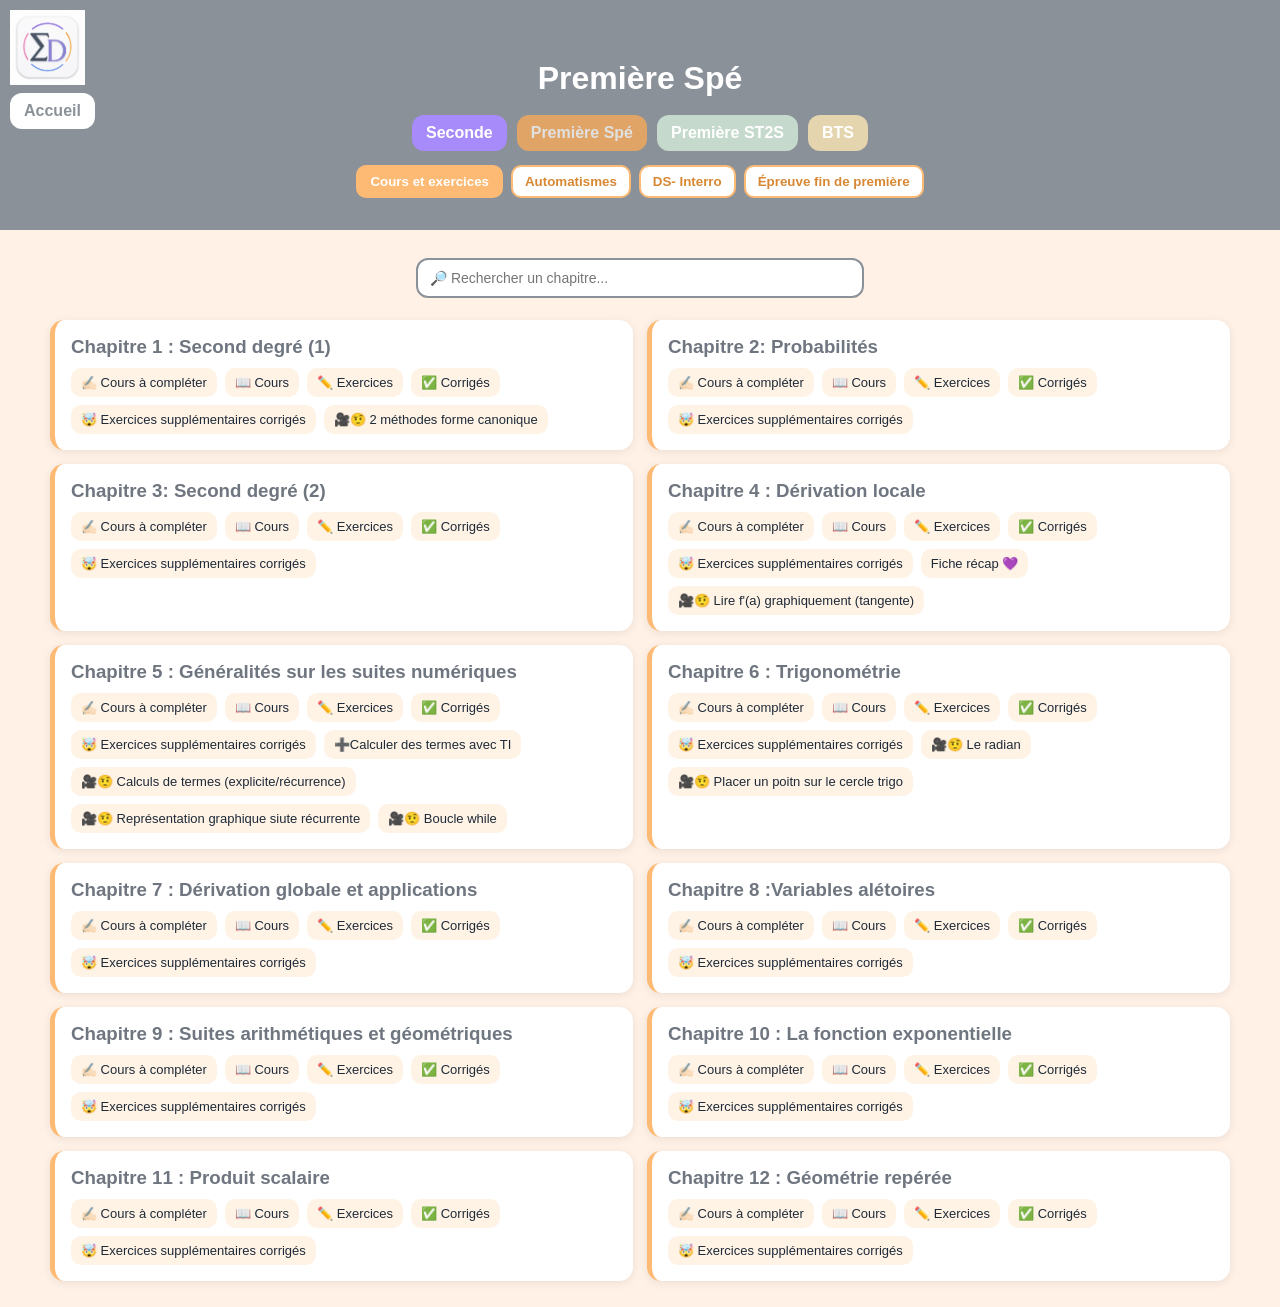
<file: spe.html>
<!DOCTYPE html>
<html lang="fr">
<head>
  <meta charset="UTF-8">
  <title>Première Spé - Mme Devaud</title>
  <link rel="stylesheet" href="styleapp.css">
  <link rel="icon" type="image/png" sizes="16x16" href="favicon.png">
<link rel="icon" type="image/png" sizes="32x32" href="favicon.png">
<link rel="icon" type="image/png" sizes="180x180" href="favicon.png">
<link rel="apple-touch-icon" sizes="180x180" href="favicon.png">
  <meta name="apple-mobile-web-app-capable" content="yes">
  <meta name="apple-mobile-web-app-status-bar-style" content="default">
  <script async src="https://www.googletagmanager.com/gtag/js?id=G-ZC0NM1HNEK"></script>
    <script>
      window.dataLayer = window.dataLayer || [];
      function gtag(){dataLayer.push(arguments);}
      gtag('js', new Date());

      gtag('config', 'G-ZC0NM1HNEK');
    </script>
</head>

<body class="spe">

<header>

  <div class="logo-container">
    <a href="index.html" class="logo-link">
      <img src="favicon.png" alt="Accueil - Mme Devaud" class="logo-page">
    </a>

    <a class="menu-btn accueil-btn" href="index.html">Accueil</a>
  </div>
  <h1>Première Spé</h1>

  <nav class="menu">
   
    <a class="menu-btn seconde-btn" href="seconde.html">Seconde</a>
    <a class="menu-btn spe-btn active" href="spe.html">Première Spé</a>
    <a class="menu-btn st2s-btn" href="st2s.html">Première ST2S</a>
    <a class="menu-btn bts-btn" href="bts.html">BTS</a>
  </nav>

  <div class="sub-menu">
    <button class="sub-btn active" onclick="showSec('cl',event)">Cours et exercices</button>
    <button class="sub-btn" onclick="showSec('auto',event)">Automatismes</button>
    <button class="sub-btn" onclick="showSec('ds',event)">DS- Interro</button>
    <button class="sub-btn" onclick="showSec('bac',event)">Épreuve fin de première</button>
  </div>

</header>

<main>

<!-- SEARCH -->
<div class="search-box">
  <input type="text" id="searchInput" placeholder="🔎 Rechercher un chapitre..." onkeyup="searchChapters()">
</div>

<!-- ================= COURS ================= -->
<section id="cl" class="sub-section active">

  <div class="cards-container">

    <div class="card"><h3>Chapitre 1 : Second degré (1)</h3>
      <div class="actions">
        <a href="pdf/spe/CH1_Eleves.pdf"target="_blank">✍🏻 Cours à compléter</a>
        <a href="pdf/spe/CH1_COURS.pdf"target="_blank">📖 Cours</a>
        <a href="pdf/spe/CH1_TD.pdf"target="_blank">✏️ Exercices</a>
        <a href="pdf/spe/CH1_TDCORR.pdf"target="_blank">✅ Corrigés</a>
        <a href="pdf/spe/CH1_SUPP.pdf"target="_blank">🤯 Exercices supplémentaires corrigés</a>
        <a href="https://www.youtube.com/embed/qJbhr7Qi6kM?feature=oembed" target="_blank">🎥🤨 2 méthodes forme canonique </a>
      </div>
    </div>

    <div class="card"><h3>Chapitre 2: Probabilités </h3>
      <div class="actions">
        <a href="pdf/spe/CH2_Eleves.pdf"target="_blank">✍🏻 Cours à compléter</a>
        <a href="pdf/spe/CH2_COURS.pdf"target="_blank">📖 Cours</a>
        <a href="pdf/spe/CH2_TD.pdf"target="_blank">✏️ Exercices</a>
        <a href="pdf/spe/CH2_TDCorr.pdf"target="_blank">✅ Corrigés</a>
        <a href="pdf/spe/CH2_SUPP.pdf"target="_blank">🤯 Exercices supplémentaires corrigés</a>
      </div>
    </div>

    <div class="card"><h3>Chapitre 3: Second degré (2)</h3>
      <div class="actions">
        <a href="pdf/spe/CH3_Eleves.pdf"target="_blank">✍🏻 Cours à compléter</a>
        <a href="pdf/spe/CH3_COURS.pdf"target="_blank">📖 Cours</a>
        <a href="pdf/spe/CH3_TD.pdf"target="_blank">✏️ Exercices</a>
        <a href="pdf/spe/CH3_TDCorr.pdf"target="_blank">✅ Corrigés</a>
        <a href="pdf/spe/CH3_SUPP.pdf"target="_blank">🤯 Exercices supplémentaires corrigés</a>
      </div>
    </div>

    <div class="card"><h3>Chapitre 4 : Dérivation locale </h3>
      <div class="actions">
        <a href="pdf/spe/CH4_Eleves.pdf"target="_blank">✍🏻 Cours à compléter</a>
        <a href="pdf/spe/CH4_COURS.pdf"target="_blank">📖 Cours</a>
        <a href="pdf/spe/CH4_TD.pdf"target="_blank">✏️ Exercices</a>
        <a href="#"target="_blank">✅ Corrigés</a>
        <a href="pdf/spe/CH4_SUPP.pdf"target="_blank">🤯 Exercices supplémentaires corrigés</a>
        <a href="pdf/spe/CH4_Recap.pdf"target="_blank">Fiche récap 💜</a>
        <a href="https://youtu.be/zPKn5-PxeIM?si=d0SJ79dS2rqujE0z" target="_blank">🎥🤨 Lire f'(a) graphiquement (tangente) </a>
      </div>
    </div>

    <div class="card"><h3>Chapitre 5 : Généralités sur les suites numériques</h3>
      <div class="actions">
        <a href="pdf/spe/CH5_Eleves.pdf"target="_blank">✍🏻 Cours à compléter</a>
        <a href="pdf/spe/CH5_COURS.pdf"target="_blank">📖 Cours</a>
        <a href="pdf/spe/CH5_TD.pdf"target="_blank">✏️ Exercices</a>
        <a href="#"target="_blank">✅ Corrigés</a>
        <a href="pdf/spe/CH5_SUPP.pdf"target="_blank">🤯 Exercices supplémentaires corrigés</a>
        <a href="pdf/spe/CH5_Calculatrice.pdf"target="_blank">➕Calculer des termes avec TI</a>
        <a href="https://youtu.be/3q_HhnQ4Ovo?si=hHpH1rDWc9dFZWc5" target="_blank">🎥🤨 Calculs de termes (explicite/récurrence) </a>
        <a href="https://www.youtube.com/watch?v=E8YG-_1MSqk" target="_blank">🎥🤨 Représentation graphique siute récurrente </a>
        <a href="https://www.youtube.com/watch?v=vJmpzwhaka8" target="_blank">🎥🤨 Boucle while </a>
      </div>
    </div>

    <div class="card"><h3>Chapitre 6 : Trigonométrie</h3>
      <div class="actions">
        <a href="#"target="_blank">✍🏻 Cours à compléter</a>
        <a href="#"target="_blank">📖 Cours</a>
        <a href="#"target="_blank">✏️ Exercices</a>
        <a href="#"target="_blank">✅ Corrigés</a>
        <a href="#"target="_blank">🤯 Exercices supplémentaires corrigés</a>
        <a href="https://www.youtube.com/watch?v=RLOw_0q58XE" target="_blank">🎥🤨 Le radian </a>
        <a href="https://www.youtube.com/watch?v=7VAFJXLB9u0&t=525s" target="_blank">🎥🤨 Placer un poitn sur le cercle trigo </a>
       
      </div>
    </div>

    <div class="card"><h3>Chapitre 7 : Dérivation globale et applications</h3>
      <div class="actions">
        <a href="#"target="_blank">✍🏻 Cours à compléter</a>
        <a href="#"target="_blank">📖 Cours</a>
        <a href="#"target="_blank">✏️ Exercices</a>
        <a href="#"target="_blank">✅ Corrigés</a>
        <a href="#"target="_blank">🤯 Exercices supplémentaires corrigés</a>
      </div>
    </div>

    <div class="card"><h3>Chapitre 8 :Variables alétoires </h3>
      <div class="actions">
        <a href="#"target="_blank">✍🏻 Cours à compléter</a>
        <a href="#"target="_blank">📖 Cours</a>
        <a href="#"target="_blank">✏️ Exercices</a>
        <a href="#"target="_blank">✅ Corrigés</a>
        <a href="#"target="_blank">🤯 Exercices supplémentaires corrigés</a>
      </div>
    </div>

    <div class="card"><h3>Chapitre 9 : Suites arithmétiques et géométriques</h3>
      <div class="actions">
        <a href="#"target="_blank">✍🏻 Cours à compléter</a>
        <a href="#"target="_blank">📖 Cours</a>
        <a href="#"target="_blank">✏️ Exercices</a>
        <a href="#"target="_blank">✅ Corrigés</a>
        <a href="#"target="_blank">🤯 Exercices supplémentaires corrigés</a>
      </div>
    </div>

    <div class="card"><h3>Chapitre 10 : La fonction exponentielle</h3>
      <div class="actions">
       <a href="#"target="_blank">✍🏻 Cours à compléter</a>
        <a href="#"target="_blank">📖 Cours</a>
        <a href="#"target="_blank">✏️ Exercices</a>
        <a href="#"target="_blank">✅ Corrigés</a>
        <a href="#"target="_blank">🤯 Exercices supplémentaires corrigés</a>
      </div>
    </div>

    <div class="card"><h3>Chapitre 11 : Produit scalaire</h3>
      <div class="actions">
        <a href="#"target="_blank">✍🏻 Cours à compléter</a>
        <a href="#"target="_blank">📖 Cours</a>
        <a href="#"target="_blank">✏️ Exercices</a>
        <a href="#"target="_blank">✅ Corrigés</a>
        <a href="#"target="_blank">🤯 Exercices supplémentaires corrigés</a>
      </div>
    </div>

    <div class="card"><h3>Chapitre 12 : Géométrie repérée</h3>
      <div class="actions">
        <a href="#"target="_blank">✍🏻 Cours à compléter</a>
        <a href="#"target="_blank">📖 Cours</a>
        <a href="#"target="_blank">✏️ Exercices</a>
        <a href="#"target="_blank">✅ Corrigés</a>
        <a href="#"target="_blank">🤯 Exercices supplémentaires corrigés</a>
      </div>
    </div>

  </div>

</section>

<!-- ================= AUTOMATISMES ================= -->
<section id="auto" class="sub-section">
<p></p>Pour chaque semaine, vous devrez faire sur Capytale une série d'automatismes (entre 5 et 8 questions auto-corrigées). Vous le ferez en autonomie (vous pourrez bien évidemment me poser des questions si besoin) et à votre rythme. <br> Les listes seront annoncées à l'avance sur Pronote et ci-dessous, donc vous pourrez prendre de l'avance, ou pas.<br>
    Environ toutes les 2-3 séries, il y aura une interrogation en classe (ou un QCM inclus dans un DS, à voir selon avancement).
Attentio, désormais tout n'est plus forcément sous forme de QCM</p>

    <div class="card">
      <h3>Livret d'automatismes</h3>
      <p>Le livret ci-dessous vous apporte les rappels nécessaires à chaque automatisme. <br>Chaque automatisme est numéroté et les numéros seront rappelés chaque semaine.
</p>
      <div class="actions">
        <a href="pdf/spe/LivretAuto.pdf"target="_blank">📖 Livret</a>
       
      </div>
    </div>
  <div class="cards-container">


        <div class="card">
      <h3>Automatismes 1 : C.4, F.1, S.2, PP.1, E.1, G.1</h3>
          <p>Code d'accès: 9825-11382766</p>
     <div class="actions">
        <a href="https://coopmaths.fr/alea/?uuid=f32dd&id=1A-F01-1&uuid=b41f1&id=1A-R01-3&uuid=6ffd3&id=1A-E01-1&uuid=51125&id=1A-S02-8&uuid=1ac8c&id=1A-C04-1&uuid=b8e31&id=1A-G01-3&uuid=a9012&id=1A-G01-2&v=eleve&es=211000110&title=Session%2525201">🌐Lien pour réviser </a>
     
      </div>
    </div>

    <div class="card"><h3>Automatismes 2 : C.2, F.7, S.2, PP.2, P.1</h3> <p>Code d'accès: ec6a-11382768</p>
     <div class="actions">
        <a href="https://coopmaths.fr/alea/?uuid=1252f&id=1A-C02-2&uuid=ec059&id=2F30-2&n=1&d=10&s=4&s2=3&cd=1&uuid=9aef1&id=1A-S02-1&uuid=1b3f9&id=1A-R02-2&uuid=78ab0&id=1A-P02-1&v=eleve&es=211000110">🌐Lien pour réviser </a>
     
      </div></div>
    <div class="card"><h3>Automatismes 3 : C.3, F.4, S.2, E.2, P.1,G.3</h3><p>Code d'accès:db20-11382769  </p>
     <div class="actions">
        <a href="https://coopmaths.fr/alea/?uuid=4c3c0&id=1A-F03-1&uuid=a3828&id=1A-E02-2&uuid=939af&id=1A-P05-4&uuid=0ce7a&id=1A-S02-9&uuid=71eba&id=1A-C03-2&uuid=b37ab&id=1A-C03-4&uuid=6682b&id=1A-C03-1&uuid=7c2e1&id=1A-G02-1&v=eleve&es=211000110&title=Automatismes%252525203">🌐Lien pour réviser </a>
     
      </div> </div>
    <div class="card"><h3>Automatismes 4 : C.2, F.2, S.2, E.3, PP.2, G.3</h3> <p>Code d'accès: 5918-11382770  </p>
     <div class="actions">
        <a href="https://coopmaths.fr/alea/?uuid=90725&id=1A-C02-3&uuid=21516&id=1A-F04-2&uuid=12ba0&id=1A-S02-2&uuid=c9efa&id=1A-E03-1&uuid=24438&id=1A-P05-3&uuid=c84f2&id=1A-G02-4&v=eleve&es=211000110&title=Automatismes%2525204">🌐Lien pour réviser </a>
     
      </div> </div>
    <div class="card"><h3>Automatismes 5 : C.5, F.3, S.1, E.4, P.1</h3> <p>Code d'accès: 3529-11382771  </p>
     <div class="actions">
        <a href="https://coopmaths.fr/alea/?uuid=de779&id=can6C01&uuid=05b52&uuid=c8369&id=1A-E04-1&uuid=3a5ab&uuid=aebb5&id=1A-S01-2&v=eleve&es=211000110&title=Session%2525205">🌐Lien pour réviser </a>
     
      </div> </div>
    <div class="card"><h3>Automatismes 6 : C.6,F.6, S.2, E.5, P.2, G.4</h3><p>Code d'accès: ec7a-11382772 </p>
     <div class="actions">
        <a href="https://coopmaths.fr/alea/?uuid=c4579&id=1A-F07-4&uuid=91cbe&id=1A-S02-4&uuid=93b62&id=1A-P05-2&uuid=406b1&id=1A-E05-1&uuid=5fb9e&id=1A-C07-1&uuid=e6427&id=1A-C07-3&uuid=f69e5&id=1A-C07-5&uuid=7c4e2&id=1A-G03-9&v=eleve&es=211000110&title=Session%252525206">🌐Lien pour réviser </a>
     
      </div></div>
    <div class="card"><h3>Automatismes 7 : C.7, F.5, PP.1, P.1,G.4</h3><p>Code d'accès: 0896-11382773  </p>
     <div class="actions">
        <a href="https://coopmaths.fr/alea/?uuid=c360e&id=2F21-3&n=1&d=10&s=2&s2=1&cd=1&uuid=28d47&id=1A-R01-4&uuid=c7a52&id=1A-G03-5&uuid=e4b81&id=1A-G03-6&uuid=df493&id=1A-C09-5&i=1&uuid=db194&id=1A-P02-1&i=1&v=eleve&numerique=1&es=211100110&title=semaine%25207">🌐Lien pour réviser </a>
     
      </div></div>
    <div class="card"><h3>Automatismes 8 : C.8, F.1, S.2, PP.2, E.1</h3> <p> Code d'accès : 356f-11393259</p>  <div class="actions">
        <a href="https://coopmaths.fr/alea/?uuid=d2879&id=1A-S02-6&alea=U2MD&uuid=29ed6&id=1A-C09-2&i=1&alea=2Oun&uuid=85c64&id=1A-C09-3&i=1&alea=Y0Bf&uuid=85c31&id=1A-F01-1&i=1&alea=Yj2t&uuid=ffa1c&id=1A-R02-3&i=1&alea=XBlL&uuid=5c0d8&id=1A-E01-3&i=1&alea=dLJV&v=eleve&numerique=1&es=211000110&title=semaine%25208">🌐Lien pour réviser </a>
     
      </div></div>
    <div class="card"><h3>Automatismes 9 : C.9, F.7, S.1, E.2, P.2,G.3</h3> <p> Code d'accès :ddf8-11393262 </p>  <div class="actions">
        <a href="https://coopmaths.fr/alea/?uuid=3d2f9&id=BP2AutoI17&n=1&d=10&s=2&s2=3&cd=1&alea=ChCN&uuid=118c2&id=1A-E02-4&alea=D7Rq&uuid=939af&id=1A-P05-4&alea=ddvt&uuid=81c7b&id=1A-S01-3&alea=SrcA&uuid=f0366&id=1A-F03-6&alea=JtcZ&uuid=f19d3&id=1A-G02-5&alea=L2TU&uuid=d8a41&id=1A-G02-6&alea=Umtj&uuid=6b3d5&id=1A-C09-1&i=1&alea=BpX7&v=eleve&numerique=1&es=211000110&title=semaine%25209">🌐Lien pour réviser </a>
     
      </div></div>
    <div class="card"><h3>Automatismes 10 : C.10, F.4, S.2, E.3, P.2, G.3</h3> <p> Code d'accèes 66a7-11393264</p>   <div class="actions">
        <a href="https://coopmaths.fr/alea/?uuid=dbebb&id=1A-S02-5&alea=Yc9k&uuid=93b62&id=1A-P05-2&alea=gHE1&uuid=6ec4a&id=1A-G02-13&alea=KI1J&uuid=c7b58&id=1A-G02-9&alea=flRh&uuid=c9889&id=1A-C10-1&i=1&alea=rsQ5&uuid=ad00a&id=1A-C10-2&i=1&alea=uq1N&uuid=93dc8&id=1A-F02-6&i=1&alea=RXRb&uuid=5f0b4&id=1A-E03-2&i=1&alea=0WTx&v=eleve&numerique=1&es=211000110&title=semaine10">🌐Lien pour réviser </a>
     
      </div></div>
    <div class="card"><h3>Automatismes 11 : C.11, F.2, S.3, E.4, P.1</h3> <p> Code d'accès : f6f5-11393267</p>  <div class="actions">
        <a href="https://coopmaths.fr/alea/?uuid=7f5f6&id=1A-F02-8&alea=JfXq&uuid=2e3f9&id=1A-P03-1&alea=2zTM&uuid=5586f&id=1A-F04-4&alea=v5TZ&uuid=0cb7a&id=1A-S03-3&alea=Vnd8&uuid=21338&id=1A-C11-4&i=1&alea=i6k0&uuid=ae6d0&id=1A-E04-3&i=1&alea=sHoz&v=eleve&numerique=1&es=211000110&title=semaine%252011">🌐Lien pour réviser </a>
     
      </div></div>
       <div class="card"><h3>Automatismes 12 : C.12, F.3, S.2,E.5, P.1</h3> <p>Code d'accès : 6499-11393272</p> <div class="actions">
        <a href="https://coopmaths.fr/alea/?uuid=a6341&id=1A-F05-1&alea=beoG&uuid=91cbe&id=1A-S02-4&alea=Rcyb&uuid=34543&id=1A-E05-2&alea=Yx1K&uuid=cd2b3&id=1A-C12-1&i=1&alea=GqV0&uuid=db194&id=1A-P02-1&i=1&alea=xK7G&v=eleve&numerique=1&es=211000110&title=semiane%252012">🌐Lien pour réviser </a>
     
      </div></div>
    <div class="card"><h3>Automatismes 13 : C.13, F.6, S.1, PP.1, P.2, G.3</h3> <p> Code d'accès : 5a40-11393273 </p> <div class="actions">
        <a href="https://coopmaths.fr/alea/?uuid=35c0e&id=1A-F07-2&alea=G4m3&uuid=28d47&id=1A-R01-4&alea=29rG&uuid=93b62&id=1A-P05-2&alea=hEwm&uuid=5b9d0&id=1A-F07-3&alea=KZz1&uuid=a04f7&id=1A-S04-7&alea=aLZe&uuid=f0d92&id=1A-G02-11&alea=cCh0&uuid=c2f91&id=1A-G02-14&alea=YcMt&uuid=3846a&id=1A-C14-2&i=1&alea=tM9l&v=eleve&numerique=1&es=211000110&title=semaine13">🌐Lien pour réviser </a>
     
      </div></div>
    <div class="card"><h3>Automatismes 14 : C.4, F.5, S.2, PP.2, P.2</h3> <p> Code d'accès : 8344-11393274</p> <div class="actions">
        <a href="https://coopmaths.fr/alea/?uuid=c4579&alea=6xOM&uuid=12ba0&id=1A-S02-2&alea=wS0I&uuid=3a5ab&alea=vnyh&uuid=41f42&id=1A-P06-1&alea=hS1N&uuid=330cd&id=1A-P04-4&alea=gqy7&uuid=87440&id=1A-C04-1&i=1&alea=uiYK&uuid=ffa1c&id=1A-R02-3&i=1&alea=6iKT&v=eleve&numerique=1&es=211000110&title=semaine%252014">🌐Lien pour réviser </a>
     
      </div> </div>
    <div class="card"><h3>Automatismes 15 : C.1, F.1, S.3, E.1, P.1, G.5</h3>
      <p> Code d'accès :131e-11408236 </p> 
      <div class="actions">
        <a href="https://coopmaths.fr/alea/?uuid=21ea5&id=1A-C01-2&alea=Q4S4&uuid=0b1fc&id=1A-F04-3&alea=RzTf&uuid=2e3f9&id=1A-P03-1&alea=ySAN&uuid=a9031&id=1A-G03-1&alea=tRSN&uuid=339f9&id=1A-P01-1&alea=tRSN&uuid=0cd5b&id=1A-S01-8&alea=tRSN&uuid=7f979&id=1A-C01-1&i=1&alea=zrx1&uuid=1320f&id=1A-E01-2&i=1&alea=0b21&v=eleve&numerique=1&es=211000110&title=semaine%252015">🌐Lien pour réviser </a>
    
      </div></div>
    <div class="card"><h3>Automatismes 16 : C.2, F.7, S.2, E.2, P.1, G.5</h3> <p> Code d'accès : 2ff8-11408253</p> 
      <div class="actions">
        <a href="https://coopmaths.fr/alea/?uuid=7f52a&id=1A-F02-5&alea=PUnL&uuid=12ba0&id=1A-S02-2&alea=oS3z&uuid=e51a4&id=1A-G03-2&alea=L6j6&uuid=00867&id=1A-F02-21&alea=UcfK&uuid=84689&id=1A-C04-4&i=1&alea=2tT2&uuid=1560f&id=1A-E02-1&i=1&alea=lDVD&uuid=db194&id=1A-P02-1&i=1&alea=weq2&v=eleve&numerique=1&es=211000110&title=semaine16">🌐Lien pour réviser </a>
    
      </div> </div>
    <div class="card"><h3>Automatismes 17 : C.3, C.10, S.1 ,E.3, P.2</h3> <p> Code d'accès : 267d-11408279</p> 
      <div class="actions">
        <a href="https://coopmaths.fr/alea/?uuid=3f994&id=1A-C03-6&alea=eqEQ&uuid=93b62&id=1A-P05-2&alea=YXIq&uuid=3ba2a&id=1A-S04-2&alea=ObWm&uuid=5bb2a&id=1A-S04-5&alea=AtTg&uuid=aebb5&id=1A-S01-2&alea=gfAX&uuid=4503b&id=1A-C10-5&i=1&alea=QWq5&uuid=ad00a&id=1A-C10-2&i=1&alea=NN71&uuid=1ac07&id=1A-E03-1&i=1&alea=qypm&uuid=56e60&id=1A-C10-10&n=2&d=10&s3=1-7&qcm=0&i=1&cd=1&tip=0&alea=a1YS&v=eleve&numerique=1&es=211000110&title=semaine%252017">🌐Lien pour réviser </a>
    
      </div> </div>
    <div class="card"><h3>Automatismes 18 : C.4, C.10, S.2, E.4, P.2</h3>  <p> Code d'accès : 77b5-11408288</p> 
      <div class="actions">
        <a href="https://coopmaths.fr/alea/?uuid=1f233&id=1A-C04-2&alea=aaFl&uuid=9aef1&id=1A-S02-1&alea=n7B9&uuid=04e68&id=1A-E04-4&alea=wC6w&uuid=24438&id=1A-P05-3&alea=rk2B&uuid=15839&id=1A-C10-9&i=1&alea=rSvW&v=eleve&numerique=1&es=211000110&title=semaine%252018">🌐Lien pour réviser </a>
    
      </div> </div>
    <div class="card"><h3>Automatismes 19 : C.5, C.12, S.3, E.5, P.2</h3> <p> Code d'accès : 73ed-11408306</p> 
      <div class="actions">
        <a href="https://coopmaths.fr/alea/?uuid=34543&id=1A-E05-2&alea=ykwl&uuid=0ba7a&id=1A-S03-2&alea=hJDo&uuid=0ca7a&id=1A-S03-1&alea=MxP9&uuid=5c321&id=1A-C05-3&alea=aRAb&uuid=da442&id=1A-C05-1&alea=dmyD&uuid=4fa90&id=1A-C05-4&alea=g9jF&uuid=cd2b3&id=1A-C12-1&i=1&alea=jf4T&uuid=d61b6&id=1A-C07-3&i=1&alea=zdTy&v=eleve&numerique=1&es=211000110&title=semaine%252019">🌐Lien pour réviser </a>
    
      </div></div>
    <div class="card"><h3>Automatismes 20 : C.6,C.10,  F.6, S.1, PP.2 </h3>  <p> Code d'accès :53cd-11408362 </p> 
      <div class="actions">
        <a href="https://coopmaths.fr/alea/?uuid=5fb9e&alea=OtHs&uuid=q5c12f&id=1A-S01-1&alea=fqch&uuid=18326&id=1A-C07-4&alea=wUKZ&uuid=02db5&id=1A-C07-2&i=1&alea=fdhq&uuid=8b391&id=1A-C07-5&i=1&alea=1JZ2&uuid=ffa1c&id=1A-R02-3&i=1&alea=Gbb2&uuid=9f86b&id=1A-F07-4&i=1&alea=U908&uuid=0112e&id=1A-C10-6&i=1&alea=aA1b&v=eleve&numerique=1&es=211000110&title=semaine%252020">🌐Lien pour réviser </a>
    
      </div></div>
    <div class="card"><h3>Automatismes 21 : C.11, F.5, S.2, PP.1, E.1  </h3> <p> Code d'accès : 1c62-11408369</p> 
      <div class="actions">
        <a href="https://coopmaths.fr/alea/?uuid=1aa6a&alea=2t96&uuid=35c0e&id=1A-F07-2&alea=glws&uuid=12ba0&id=1A-S02-2&alea=ZPzj&uuid=2de5d&id=1A-R02-2&i=1&alea=1GEJ&uuid=1320f&id=1A-E01-2&i=1&alea=f3Co&uuid=df833&id=1A-E01-1&i=1&alea=OW2Y&uuid=3a2cd&id=1A-C11-5&i=1&alea=LKfv&v=eleve&numerique=1&es=211000110&title=semaine%252021">🌐Lien pour réviser </a>
    
      </div> </div>
    <div class="card"><h3>Automatismes 22 : C.8, C.2, F.3, E.2, P.1 </h3> <p> Code d'accès : 5cb8-11408377</p> 
      <div class="actions">
        <a href="https://coopmaths.fr/alea/?uuid=b0831&id=1A-C09-6&alea=m3QM&uuid=a6341&id=1A-F05-1&alea=i6T5&uuid=0b1fc&id=1A-F04-3&alea=x41N&uuid=2e3f9&id=1A-P03-1&alea=ubtJ&uuid=f586a&id=1A-F05-4&alea=qJW5&uuid=2373f&id=1A-C02-4&i=1&alea=FrKi&uuid=49844&id=1A-E02-2&alea=w7Tv&v=eleve&numerique=1&es=211000110&title=semaine%252022">🌐Lien pour réviser </a>
    
      </div> </div>
    <div class="card"><h3>Automatismes 23 : C.9, F.7, C.5, E.3, P.2  </h3>  <p> Code d'accès :226b-11408385 </p> 
      <div class="actions">
        <a href="https://coopmaths.fr/alea/?uuid=5c321&id=1A-C05-3&alea=o6i8&uuid=7f52a&id=1A-F02-5&alea=emlv&uuid=24438&id=1A-P05-3&alea=dtma&uuid=7ef2d&id=1A-F02-18&alea=i827&uuid=421be&id=1A-F02-20&alea=KC2z&uuid=6b3d5&id=1A-C09-1&i=1&alea=C39z&uuid=51f3e&id=1A-C05-2&alea=baE2&uuid=5f0b4&id=1A-E03-2&i=1&alea=vqwT&v=eleve&numerique=1&es=211000110&title=semaine%252023">🌐Lien pour réviser </a>
    
      </div></div>
    <div class="card"><h3>Automatismes 24 : C.10, C.3,F.4, S.2, E.4 </h3> <p> Code d'accès :48d6-11408406 </p> 
      <div class="actions">
        <a href="https://coopmaths.fr/alea/?uuid=3f994&id=1A-C03-6&alea=LoxS&uuid=4c3c0&id=1A-F03-1&alea=Txwa&uuid=c0964&id=1A-C03-7&alea=JSzW&uuid=9aef1&id=1A-S02-1&alea=UJUg&uuid=0cfa7&id=1A-S02-10&alea=1z4L&uuid=5b90f&id=1A-C13-1&i=1&alea=EnuL&uuid=ae6d0&id=1A-E04-3&i=1&alea=xxB9&v=eleve&numerique=1&es=211000110&title=semaine%252024">🌐Lien pour réviser </a>
    
      </div> </div>
    <div class="card"><h3>Automatismes 25 : C.11, F.2, C.13, E.5, P.1, G.3 </h3> <p> Code d'accès :6295-11408414 </p> 
      <div class="actions">
        <a href="https://coopmaths.fr/alea/?uuid=90460&id=1A-F04-6&alea=gAAE&uuid=406b1&id=1A-E05-1&alea=TGrn&uuid=c7b58&id=1A-G02-9&alea=MfXN&uuid=f0d92&id=1A-G02-11&alea=WbaO&uuid=3846a&id=1A-C14-2&i=1&alea=NPOT&uuid=3e19c&id=1A-C11-2&i=1&alea=DPzp&uuid=db194&id=1A-P02-1&i=1&alea=NDxc&v=eleve&numerique=1&es=211000110&title=semaine%252025">🌐Lien pour réviser </a>
    
      </div> </div>
    <div class="card"><h3>Automatismes 26 : C.12, F.3, S.2, PP.1, P.1, G.3 </h3>  <p> Code d'accès : dc67-11408421</p> 
      <div class="actions">
        <a href="https://coopmaths.fr/alea/?uuid=a6341&id=1A-F05-1&alea=x9IO&uuid=26795&id=1A-F01-4&alea=trRR&uuid=5ba2a&id=1A-S04-4&alea=DtC2&uuid=6850f&id=1A-R01-5&alea=VuKw&uuid=f20ef&id=1A-P02-2&alea=Lhxx&uuid=c2f91&id=1A-G02-14&alea=UVuK&uuid=a95f8&id=1A-G02-12&alea=JvBE&uuid=cd2b3&id=1A-C12-1&i=1&alea=UVuK&v=eleve&numerique=1&es=211000110&title=semaine%252026">🌐Lien pour réviser </a>
    
      </div></div>
    <div class="card"><h3>Automatismes 27 : C.13, F.6, S.3, PP.2, E.1, G.4 </h3>  <p> Code d'accès : bace-11408430</p> 
      <div class="actions">
        <a href="https://coopmaths.fr/alea/?uuid=c7a52&id=1A-G03-5&alea=yNPx&uuid=f2d93&id=1A-G03-7&alea=8OLS&uuid=0cd7a&id=1A-S03-4&alea=pg92&uuid=97a0b&id=1A-C14-4&i=1&alea=qhaF&uuid=9f86b&id=1A-F07-4&i=1&alea=8T04&uuid=7c52f&id=1A-R02-7&i=1&alea=KKZU&uuid=5c0d8&id=1A-E01-3&i=1&alea=f7Sx&v=eleve&numerique=1&es=211000110&title=semaine%252027">🌐Lien pour réviser </a>
    
      </div></div>



  </div>

  </div>

</section>

<!-- ================= DS ================= -->
<section id="ds" class="sub-section">

  <div class="cards-container">

    <div class="card">
      <h3>DS 1</h3>
      <p> Second degré (1)</p>
      <p> DS1 particulièrement peu réussi. Beaucoup de copies sans la moindre formule de correcte, pas même -b/2a !! <br> Hormis l'ex 5 qui a pu être déroutant, le reste a été fait de façon très similaire en classe.</p>
      <div class="actions">
         <a href="pdf/spe/DS/DS1_SecondDeg.pdf"target="_blank">📄 Sujet + corrigé</a>
        <a href="pdf/spe/DS/notesDS1.png"target="_blank">📊 Répartition notes </a>
        
      </div>
    </div>

       <div class="card">
      <h3>DS 2</h3>
      <p> Probabilités </p>
      <p> </p>
      <div class="actions">
         <a href="pdf/spe/DS/DS2_Proba.pdf"target=_blank">📄 Sujet + corrigé</a>
        <a href="pdf/spe/DS/DS2.png"target="_blank">📊 Répartition notes </a>
        
      </div>
    </div>

    
       <div class="card">
      <h3>DS 3</h3>
      <p> Fonctions et équations de degré 2  </p>
      <p>visiblement les fonctions ce n'est pas votre passion ... dommage c'est une bonne partie du programme </p>
      <div class="actions">
         <a href="pdf/spe/DS/DS3_SecondDeg.pdf"target=_blank">📄 Sujet + corrigé</a>
        <a href="pdf/spe/DS/DS3.png"target="_blank">📊 Répartition notes </a>
        
      </div>
    </div>
  </div>

</section>

<!-- ================= BAC ================= -->
<section id="bac" class="sub-section">

  <div class="cards-container">

    <div class="card">
      <h3>Épreuve en fin de première</h3>
      <p>Épreuve de 2h coefficient 2  + note dans le "dossier Parcoursup"<br>: QCM sur les automatismes précédents + exercices sur tout le programme.</p>
      <div class="actions">
        <a href="pdf/PremiereSpe2026.pdf"target="_blank">📖 Programme officiel</a>
        <a href="pdf/coeff.pdf"target="_blank">📊 Coefficients BAC</a>
      </div>
    </div>

  </div>

</section>

</main>

<script src="script.js"></script>

</body>
</html>
</file>
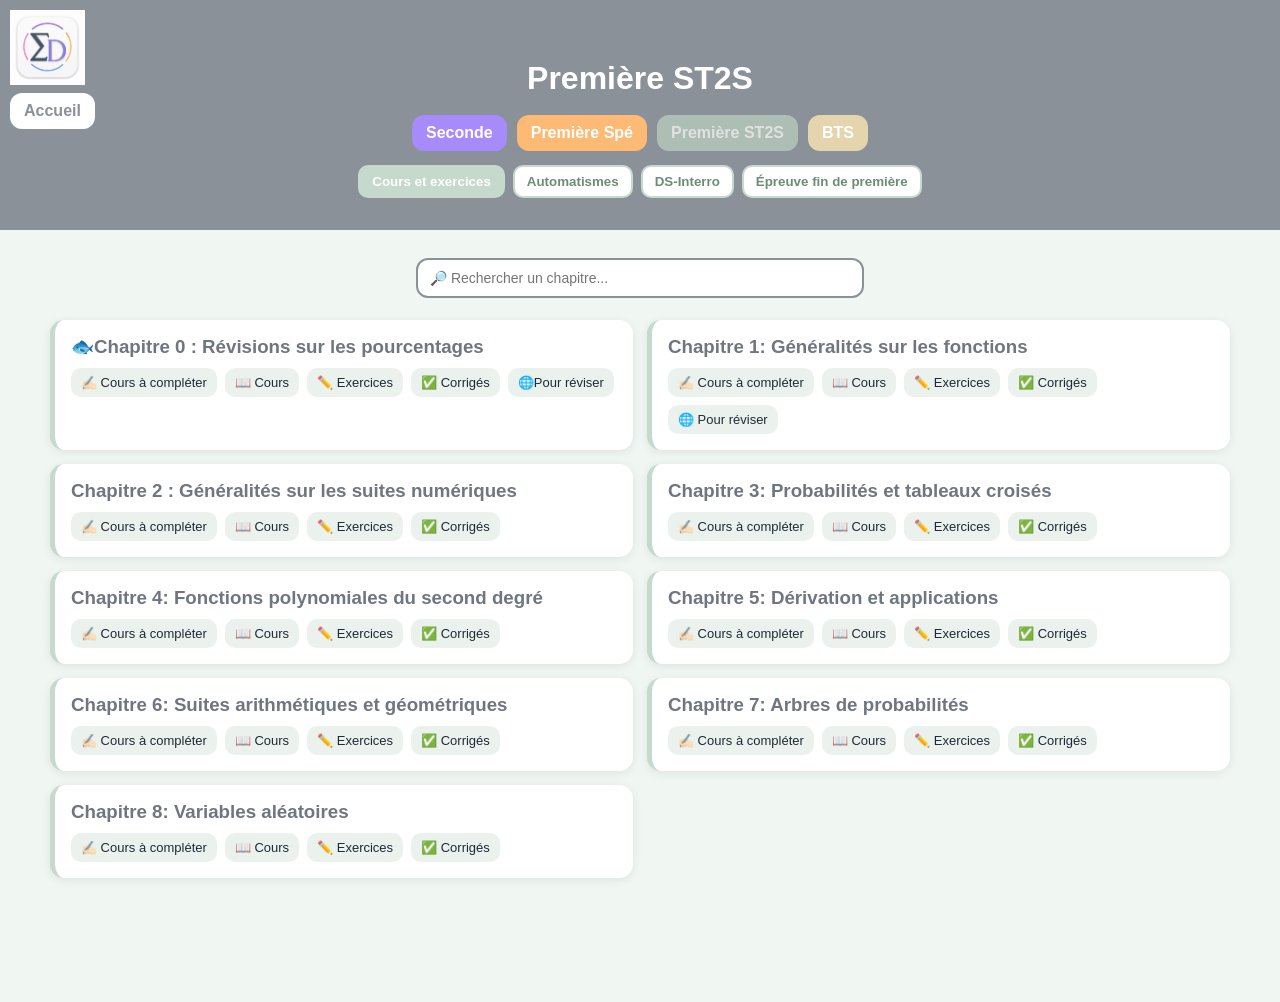
<file: st2s.html>
<!DOCTYPE html>
<html lang="fr">
<head>
  <meta charset="UTF-8">
  <title>Première ST2S - Mme Devaud</title>
  <link rel="stylesheet" href="styleapp.css">
 <link rel="icon" type="image/png" sizes="16x16" href="favicon.png">
<link rel="icon" type="image/png" sizes="32x32" href="favicon.png">
<link rel="icon" type="image/png" sizes="180x180" href="favicon.png">
<link rel="apple-touch-icon" sizes="180x180" href="favicon.png">

  <meta name="apple-mobile-web-app-capable" content="yes">
  <meta name="apple-mobile-web-app-status-bar-style" content="default">
  <script async src="https://www.googletagmanager.com/gtag/js?id=G-ZC0NM1HNEK"></script>
    <script>
      window.dataLayer = window.dataLayer || [];
      function gtag(){dataLayer.push(arguments);}
      gtag('js', new Date());

      gtag('config', 'G-ZC0NM1HNEK');
    </script>
</head>

<body class="st2s">
<a href="index.html" class="logo-link">
    <img src="favicon.png" alt="Accueil - Mme Devaud" class="logo-page">
  </a>
<header>

  <div class="logo-container">
    <a href="index.html" class="logo-link">
      <img src="favicon.png" alt="Accueil - Mme Devaud" class="logo-page">
    </a>

    <a class="menu-btn accueil-btn" href="index.html">Accueil</a>
  </div>
  <h1>Première ST2S</h1>

  <nav class="menu">
    
    <a class="menu-btn seconde-btn" href="seconde.html">Seconde</a>
    <a class="menu-btn spe-btn" href="spe.html">Première Spé</a>
    <a class="menu-btn st2s-btn active" href="st2s.html">Première ST2S</a>
    <a class="menu-btn bts-btn" href="bts.html">BTS</a>
  </nav>

  <div class="sub-menu">
    <button class="sub-btn active" onclick="showSec('cl',event)">Cours et exercices</button>
    <button class="sub-btn" onclick="showSec('auto',event)">Automatismes</button>
    <button class="sub-btn" onclick="showSec('ds',event)">DS-Interro</button>
    <button class="sub-btn" onclick="showSec('bac',event)">Épreuve fin de première</button>
  </div>

</header>

<main>

<!-- SEARCH -->
<div class="search-box">
  <input type="text" id="searchInput" placeholder="🔎 Rechercher un chapitre..." onkeyup="searchChapters()">
</div>


<!-- ================= COURS ================= -->
<section id="cl" class="sub-section active">

  <div class="cards-container">

    <div class="card">
      <h3> 🐟Chapitre 0 : Révisions sur les pourcentages</h3>
      <div class="actions">
        <a href="pdf/st2s/CH0_Eleves.pdf"target="_blank">✍🏻 Cours à compléter</a>
        <a href="pdf/st2s/CH0_COURS.pdf"target="_blank">📖 Cours</a> 
      <a href="pdf/st2s/CH0_TD.pdf"target="_blank">✏️ Exercices</a>
        <a href="pdf/st2s/CH0_TDCorr.pdf"target="_blank">✅ Corrigés</a>
        <a href="https://coopmaths.fr/alea/?uuid=612a5&id=2I11-1&n=1&d=10&s=2&cd=1&tip=0&alea=0bss&uuid=612a5&id=2I11-1&n=1&d=10&s=1&cd=1&tip=0&alea=Z5Go&uuid=0f1d1&id=2I12-2&alea=vTz6&uuid=12444&id=2I20-2&n=1&d=10&s=1&cd=1&tip=0&alea=zMkp&uuid=12444&id=2I20-2&n=1&d=10&s=2&cd=1&tip=0&alea=VMag&uuid=509db&id=2I21-2&n=1&d=10&s=4&cd=1&tip=0&alea=5Vlp&uuid=05db7&id=2I20-1&alea=Vmel&uuid=05db7&id=2I20-1&n=4&d=10&s=2&cd=1&tip=0&alea=89Ra&uuid=9d51d&id=2I21-flash1&alea=EKp9&v=eleve&es=211000110&title=R%25C3%25A9vsions%2520"target="_blank">🌐Pour réviser </a>
      </div>
    </div>

    <div class="card"><h3>Chapitre 1: Généralités sur les fonctions </h3>
      <div class="actions">
       <a href="pdf/st2s/CH1_Eleves.pdf"target="_blank">✍🏻 Cours à compléter</a>
        <a href="pdf/st2s/CH1_COURS.pdf"target="_blank">📖 Cours</a>
        <a href="pdf/st2s/CH1_TD.pdf"target="_blank">✏️ Exercices</a>
        <a href="pdf/st2s/CH1_TDCorr.pdf"target="_blank">✅ Corrigés</a>
        <a href="https://mathalea.fr/alea/?uuid=966a6&id=2F12-flash1&alea=JuYK&uuid=0e1c6&id=2F12-flash2&alea=SeyT&uuid=8117e&id=2F12-5&alea=40N9&uuid=82f73&id=2F21-flash2&alea=ViO5&uuid=36795&id=2F30-1&n=1&d=10&s=2&s2=1&cd=0&tip=0&alea=XUob&uuid=05b53&id=2F40-1&alea=5aNq&uuid=61271&id=2F32-flash3&alea=OaX7&uuid=659da&id=2F32-flash4&alea=RMD4&v=eleve&es=211000110&title=R%25C3%25A9visions%2520"target="_blank">🌐 Pour réviser </a>
      </div>
    </div>

    <div class="card"><h3>Chapitre 2 : Généralités sur les suites numériques</h3>
      <div class="actions">
        <a href="pdf/st2s/CH2_Eleves.pdf"target="_blank">✍🏻 Cours à compléter</a>
        <a href="pdf/st2s/CH2_COURS.pdf"target="_blank">📖 Cours</a>
        <a href="pdf/st2s/CH2_TD.pdf"target="_blank">✏️ Exercices</a>
        <a href="pdf/st2s/CH2_TDCorr.pdf"target="_blank">✅ Corrigés</a>
      </div>
    </div>
    <div class="card"><h3>Chapitre 3: Probabilités et tableaux croisés</h3>
      <div class="actions">
        <a href="pdf/st2s/CH3_Eleves.pdf"target="_blank">✍🏻 Cours à compléter</a>
        <a href="pdf/st2s/CH3_COURS.pdf"target="_blank">📖 Cours</a>
        <a href="pdf/st2s/CH3_TD.pdf"target="_blank">✏️ Exercices</a>
        <a href="#"target="_blank">✅ Corrigés</a>
      </div>
    </div>
    <div class="card"><h3>Chapitre 4: Fonctions polynomiales du second degré </h3>
      <div class="actions">
        <a href="pdf/st2s/CH4_Eleves.pdf"target="_blank">✍🏻 Cours à compléter</a>
        <a href="pdf/st2s/CH4_COURS.pdf"target="_blank">📖 Cours</a>
        <a href="pdf/st2s/CH4_TD.pdf"target="_blank">✏️ Exercices</a>
        <a href="#"target="_blank">✅ Corrigés</a>
      </div>
    </div>




    <div class="card"><h3>Chapitre 5: Dérivation et applications</h3>
      <div class="actions">
        <a href="#"target="_blank">✍🏻 Cours à compléter</a>
        <a href="#"target="_blank">📖 Cours</a>
        <a href="#"target="_blank">✏️ Exercices</a>
        <a href="#"target="_blank">✅ Corrigés</a>
      </div>
    </div>

    <div class="card"><h3>Chapitre 6: Suites arithmétiques et géométriques </h3>
      <div class="actions">
        <a href="#"target="_blank">✍🏻 Cours à compléter</a>
        <a href="#"target="_blank">📖 Cours</a>
        <a href="#"target="_blank">✏️ Exercices</a>
        <a href="#"target="_blank">✅ Corrigés</a>
      </div>
    </div>

    <div class="card"><h3>Chapitre 7: Arbres de probabilités </h3>
      <div class="actions">
        <a href="#"target="_blank">✍🏻 Cours à compléter</a>
        <a href="#"target="_blank">📖 Cours</a>
        <a href="#"target="_blank">✏️ Exercices</a>
        <a href="#"target="_blank">✅ Corrigés</a>
      </div>
    </div>

        <div class="card"><h3>Chapitre 8: Variables aléatoires </h3>
      <div class="actions">
        <a href="#"target="_blank">✍🏻 Cours à compléter</a>
        <a href="#"target="_blank">📖 Cours</a>
        <a href="#"target="_blank">✏️ Exercices</a>
        <a href="#"target="_blank">✅ Corrigés</a>
      </div>
    </div>

  </div>

</section>

<!-- ================= AUTOMATISMES ================= -->
<section id="auto" class="sub-section">
<p></p>Chaque semaine, nous ferons en classe une série d'automatismes, sous la forme d'un diaporama. <br>
  Tous les 2/3 diaporamas, il y aura une interrogation sous forme de QCM. <br> Pour chaque série, vous trouverez ci-dessous un lien pour réviser.</p>

    <div class="card">
      <h3>Livret d'automatismes</h3>
      <p>Le livret ci-dessous vous apporte les rappels nécessaires à chaque automatismes. <br>Chaque automatisme est numéroté et les numéors seront rappelés chaque semaine.
</p>
      <div class="actions">
        <a href="pdf/spe/LivretAuto.pdf"target="_blank">📖 Livret</a>
       
      </div>
    </div>
  <div class="cards-container">


        <div class="card">
      <h3>Automatismes 1 : C.2 </h3>
          <div class="actions">
             <a href="https://coopmaths.fr/alea/?uuid=b51ec&n=2&d=10&s=1&s2=false&s3=true&s4=false&cd=1&tip=0&cols=4&alea=AoVA&uuid=29919&id=2N31-2&n=2&d=10&s=3-1&s2=false&s3=true&s4=1&s5=1&cd=1&tip=0&cols=4&alea=z2EK&uuid=cb572&id=2N31-3&n=2&d=10&s=1&cd=1&tip=0&cols=3&alea=O0tm&uuid=f7f49&id=4C23-11&n=2&d=10&s=1-3&cd=1&tip=0&cols=3&alea=IE3f&uuid=d7e11&id=4C20&n=2&d=10&s=5&s2=true&cd=1&tip=0&cols=3&alea=ndgu&uuid=c2e0a&id=4C23-0&n=2&d=10&s=3-4&s2=false&cd=1&tip=0&alea=tCKr&v=diaporama&dGlobal=60&ds=10000000" target="_blank"> 🎞️ Diapo fait en classe</a>
        <a href="https://coopmaths.fr/alea/?uuid=b51ec&n=2&d=10&s=1&s2=false&s3=true&s4=false&cd=1&tip=0&cols=4&uuid=29919&id=2N31-2&n=2&d=10&s=3-1&s2=false&s3=true&s4=1&s5=1&cd=1&tip=0&cols=4&uuid=cb572&id=2N31-3&n=2&d=10&s=1&cd=1&tip=0&cols=3&uuid=f7f49&id=4C23-11&n=2&d=10&s=1-3&cd=1&tip=0&cols=3&uuid=d7e11&id=4C20&n=2&d=10&s=5&s2=true&cd=1&tip=0&cols=3&uuid=c2e0a&id=4C23-0&n=2&d=10&s=3-4&s2=false&cd=1&tip=0&v=eleve&dGlobal=60&es=211000110&title=seance%25201"> 🌐 Pour s'entraîner</a>
      
      </div>
    
    </div>

    <div class="card"><h3>Automatismes 2 :  G.1,G.2</h3>  <div class="actions"><a href="https://coopmaths.fr/alea/?uuid=4ca19&id=5G1A&n=2&d=10&s=1-2&cd=1&tip=0&alea=718s&uuid=ab969&id=5G1B-2&n=1&d=10&s=1&s2=true&s3=4&s4=true&cd=1&tip=0&alea=Kbbl&uuid=ab969&id=5G1B-2&n=1&d=10&s=2&s2=true&s3=2&s4=false&cd=1&tip=0&alea=0xNq&v=diaporama&ds=10000000"> 🎞️ Diapo fait en classe</a><a href="https://coopmaths.fr/alea/?uuid=4ca19&id=5G1A&n=2&d=10&s=1-2&cd=1&tip=0&uuid=ab969&id=5G1B-2&n=1&d=10&s=1&s2=true&s3=4&s4=true&cd=1&tip=0&uuid=ab969&id=5G1B-2&n=1&d=10&s=2&s2=true&s3=2&s4=false&cd=1&tip=0&v=eleve&es=211100110"> 🌐 Pour s'entraîner</a> </div></div>
    <div class="card"><h3>Automatismes 3 : C.3 </h3> <div class="actions"><a href="https://coopmaths.fr/alea/?uuid=1e42b&id=2N43-1&n=1&d=10&s=1&s2=1&cd=0&tip=0&cols=3&alea=tpXQ&uuid=1e42b&id=2N43-1&n=1&d=10&s=2&s2=1&cd=0&tip=0&cols=3&alea=764I&uuid=1e42b&id=2N43-1&n=1&d=10&s=3&s2=2&cd=0&tip=0&cols=3&alea=dtSF&uuid=1e42b&id=2N43-1&n=2&d=10&s=4-5&s2=3&cd=0&tip=0&cols=3&alea=xjLb&uuid=fc2e8&id=2N43-4&n=2&d=10&cd=1&cols=2&alea=XaCD&uuid=6b2e5&id=2N41-1&n=2&d=10&s=3&s2=4&s3=false&cd=0&alea=5fTZ&v=diaporama&ds=10000000&title=Session%2525203"> 🎞️ Diapo fait en classe</a><a href="https://coopmaths.fr/alea/?uuid=1e42b&id=2N43-1&n=1&d=10&s=1&s2=1&cd=0&tip=0&cols=3&uuid=1e42b&id=2N43-1&n=1&d=10&s=2&s2=1&cd=0&tip=0&cols=3&uuid=1e42b&id=2N43-1&n=1&d=10&s=3&s2=2&cd=0&tip=0&cols=3&uuid=1e42b&id=2N43-1&n=2&d=10&s=4-5&s2=3&cd=0&tip=0&cols=3&uuid=fc2e8&id=2N43-4&n=2&d=10&cd=1&cols=2&uuid=6b2e5&id=2N41-1&n=2&d=10&s=3&s2=4&s3=false&cd=0&v=eleve&es=221100110&title=Session%2525203"> 🌐 Pour s'entraîner</a> </div></div>
    <div class="card"><h3>Automatismes 4 : C.8, C.9 (sans id. rem.) </h3> <div class="actions"><a href="https://coopmaths.fr/alea/?uuid=0c61c&id=2L11-1&n=1&d=10&s=1&s2=1&s3=3&s4=1&cd=1&tip=0&cols=2&alea=8Z2i&uuid=0c61c&id=2L11-1&n=1&d=10&s=1&s2=1&s3=3&s4=2&cd=1&tip=0&cols=2&alea=phJ8&uuid=35d63&id=2L11-2&n=1&d=10&s=1&s2=1&s3=1&s4=1&cd=1&tip=0&cols=2&alea=p4Rq&uuid=35d63&id=2L11-2&n=1&d=10&s=2&s2=1&s3=1&s4=1&cd=1&tip=0&cols=2&alea=edWA&uuid=2e5df&id=2L11-5&n=1&d=10&s=1&s2=true&cd=1&tip=0&alea=zY6q&uuid=2e5df&id=2L11-5&n=1&d=10&s=3&s2=true&cd=1&tip=0&alea=zCiY&v=diaporama&ds=10000000&title=Session%252525204"> 🎞️ Diapo fait en classe</a><a href="https://coopmaths.fr/alea/?uuid=0c61c&id=2L11-1&n=1&d=10&s=1&s2=1&s3=3&s4=1&cd=1&tip=0&cols=2&alea=8Z2i&uuid=0c61c&id=2L11-1&n=1&d=10&s=1&s2=1&s3=3&s4=2&cd=1&tip=0&cols=2&alea=phJ8&uuid=35d63&id=2L11-2&n=1&d=10&s=1&s2=1&s3=1&s4=1&cd=1&tip=0&cols=2&alea=p4Rq&uuid=35d63&id=2L11-2&n=1&d=10&s=2&s2=1&s3=1&s4=1&cd=1&tip=0&cols=2&alea=edWA&uuid=2e5df&id=2L11-5&n=1&d=10&s=1&s2=true&cd=1&tip=0&alea=zY6q&uuid=2e5df&id=2L11-5&n=1&d=10&s=3&s2=true&cd=1&tip=0&alea=zCiY&v=eleve&es=211000110&title=Session%252525204"> 🌐 Pour s'entraîner</a> </div></div>
    <div class="card"><h3>Automatismes 5 : C.1, C.6</h3> <div class="actions"><a href="https://coopmaths.fr/alea/?uuid=21ea5&id=1A-C01-2&alea=ZQGW&uuid=3e5b1&id=1A-C01-3&alea=MRK0&uuid=3febe&id=1A-C01-4&alea=z2md&uuid=21eb5&id=1A-C01-6&alea=vvB9&uuid=8148b&id=2A-N7-6&alea=TQ1k&uuid=5fb9e&id=2A-N7-1&n=1&d=10&qcm=0&cd=1&tip=0&alea=zUWD&uuid=42707&id=2A-N7-2&n=1&d=10&qcm=0&cd=1&tip=0&alea=SoxE&uuid=816f5&id=2A-N7-7&n=1&d=10&qcm=0&cd=1&tip=0&alea=7mz2&v=diaporama&ds=10000000"> 🎞️ Diapo fait en classe</a><a href="https://coopmaths.fr/alea/?uuid=21ea5&id=1A-C01-2&uuid=3e5b1&id=1A-C01-3&uuid=3febe&id=1A-C01-4&uuid=21eb5&id=1A-C01-6&uuid=8148b&id=2A-N7-6&uuid=5fb9e&id=2A-N7-1&n=1&d=10&qcm=0&cd=1&tip=0&uuid=42707&id=2A-N7-2&n=1&d=10&qcm=0&cd=1&tip=0&uuid=816f5&id=2A-N7-7&n=1&d=10&qcm=0&cd=1&tip=0&v=eleve&es=221100110"> 🌐 Pour s'entraîner</a> </div></div>
    <div class="card"><h3>Automatismes 6 : C.10 (équations simples) </h3><div class="actions"><a href="https://coopmaths.fr/alea/?uuid=71e5c&id=2L21-1&n=1&d=10&s=1&s2=1&cd=1&tip=0&alea=XtbQ&uuid=d02da&id=2L21-4&n=1&d=10&s=true&s2=2&s3=false&cd=1&tip=0&alea=X8ud&uuid=d02da&id=2L21-4&n=1&d=10&s=true&s2=5&s3=false&cd=1&tip=0&alea=fkwm&uuid=d02da&id=2L21-4&n=1&d=10&s=true&s2=6&s3=false&cd=1&tip=0&alea=ZKqP&uuid=3b3d9&id=NR&n=1&d=10&s=2&s2=false&cd=1&tip=0&alea=PNZZ&uuid=3ad01&id=2L21-5&n=1&d=10&s=3&s2=false&cd=1&tip=0&alea=rnJS&v=diaporama&ds=10000000"> 🎞️ Diapo fait en classe</a><a href="https://coopmaths.fr/alea/?uuid=71e5c&id=2L21-1&n=1&d=10&s=1&s2=1&cd=1&tip=0&uuid=d02da&id=2L21-4&n=1&d=10&s=true&s2=2&s3=false&cd=1&tip=0&uuid=d02da&id=2L21-4&n=1&d=10&s=true&s2=5&s3=false&cd=1&tip=0&uuid=d02da&id=2L21-4&n=1&d=10&s=true&s2=6&s3=false&cd=1&tip=0&uuid=3b3d9&id=NR&n=1&d=10&s=2&s2=false&cd=1&tip=0&uuid=3ad01&id=2L21-5&n=1&d=10&s=3&s2=false&cd=1&tip=0&v=eleve&es=221100110"> 🌐 Pour s'entraîner</a> </div></div>
    <div class="card"><h3>Automatismes 7 : C.10 (équations produit) </h3><div class="actions"><a href="https://coopmaths.fr/alea/?uuid=53762&id=2L22-1&n=1&d=10&s=1&cd=1&tip=0&alea=ZreQ&uuid=53762&id=2L22-1&n=1&d=10&s=2&cd=1&tip=0&alea=A1zx&uuid=bb6d5&id=2L22-2&n=1&d=10&s=1&cd=1&tip=0&alea=PkHc&uuid=bb6d5&id=2L22-2&n=1&d=10&s=4&cd=1&tip=0&alea=QFlX&uuid=7959f&id=2L21-3&alea=CMPd&v=diaporama&ds=10000000"> 🎞️ Diapo fait en classe</a><a href="https://coopmaths.fr/alea/?uuid=53762&id=2L22-1&n=1&d=10&s=1&cd=1&tip=0&uuid=53762&id=2L22-1&n=1&d=10&s=2&cd=1&tip=0&uuid=bb6d5&id=2L22-2&n=1&d=10&s=1&cd=1&tip=0&uuid=bb6d5&id=2L22-2&n=1&d=10&s=4&cd=1&tip=0&uuid=7959f&id=2L21-3&v=eleve&es=221100110"> 🌐 Pour s'entraîner</a> </div></div>
    <div class="card"><h3>Automatismes 8 : C.8, C.9 (id. rem.) </h3> <div class="actions"><a href="https://coopmaths.fr/alea/?uuid=877a9&id=2L12-2&n=1&d=10&s=2&cd=1&tip=0&alea=MeIp&uuid=877a9&id=2L12-2&n=1&d=10&s=4&cd=1&tip=0&alea=ipaZ&uuid=5a4ad&id=2L12-3&n=1&d=10&s=2&cd=1&tip=0&alea=BAIq&uuid=5a4ad&id=2L12-3&n=1&d=10&s=4&cd=1&tip=0&alea=RYFH&uuid=3b7ee&id=2L12-1&n=1&d=10&s=2&s2=true&cd=1&tip=0&alea=2jyE&uuid=3b7ee&id=2L12-1&n=1&d=10&s=3&s2=true&cd=1&tip=0&alea=0XqN&uuid=47f20&id=2L12-8&n=1&d=10&s=1&cd=1&tip=0&alea=lZae&uuid=47f20&id=2L12-8&n=1&d=10&s=4&cd=1&tip=0&alea=FzRg&v=diaporama&dGlobal=60&ds=10000000"> 🎞️ Diapo fait en classe</a><a href="https://coopmaths.fr/alea/?uuid=877a9&id=2L12-2&n=1&d=10&s=2&cd=1&tip=0&uuid=877a9&id=2L12-2&n=1&d=10&s=4&cd=1&tip=0&uuid=5a4ad&id=2L12-3&n=1&d=10&s=2&cd=1&tip=0&uuid=5a4ad&id=2L12-3&n=1&d=10&s=4&cd=1&tip=0&uuid=3b7ee&id=2L12-1&n=1&d=10&s=2&s2=true&cd=1&tip=0&uuid=3b7ee&id=2L12-1&n=1&d=10&s=3&s2=true&cd=1&tip=0&uuid=47f20&id=2L12-8&n=1&d=10&s=1&cd=1&tip=0&uuid=47f20&id=2L12-8&n=1&d=10&s=4&cd=1&tip=0&v=eleve&dGlobal=60&es=211000110&title=session%25208"> 🌐 Pour s'entraîner</a> </div></div>
    <div class="card"><h3>Automatismes 9 : C.1, C.11</h3> <div class="actions"><a href="https://coopmaths.fr/alea/?uuid=c96ba&id=2A-N1-6&alea=gzR0&uuid=b12a0&id=2A-N1-7&alea=iTz9&uuid=8541f&id=2A-N1-8&alea=QIe6&uuid=a78e8&alea=SkKa&uuid=15638&alea=1iJZ&v=diaporama&dGlobal=60&ds=10000000"> 🎞️ Diapo fait en classe</a><a href="https://coopmaths.fr/alea/?uuid=c96ba&id=2A-N1-6&alea=gzR0&uuid=b12a0&id=2A-N1-7&alea=iTz9&uuid=8541f&id=2A-N1-8&alea=QIe6&uuid=a78e8&alea=SkKa&uuid=15638&alea=1iJZ&v=eleve&dGlobal=60&es=211000110&title=session%25209"> 🌐 Pour s'entraîner</a> </div></div>
    <div class="card"><h3>Automatismes 10 : S.1,  S.3</h3> <div class="actions"><a href="https://coopmaths.fr/alea/?uuid=q5c12f&id=1A-S01-1&alea=5qHZ&uuid=81c7b&id=1A-S01-3&alea=04IU&uuid=3ba7a&id=1A-S04-1&alea=2Qxx&uuid=0ba7a&id=1A-S03-2&alea=rruv&uuid=0cd5b&id=1A-S01-8&alea=8E04&v=diaporama&dGlobal=60&ds=10000000"> 🎞️ Diapo fait en classe</a><a href="https://coopmaths.fr/alea/?uuid=q5c12f&id=1A-S01-1&uuid=81c7b&id=1A-S01-3&uuid=3ba7a&id=1A-S04-1&uuid=0ba7a&id=1A-S03-2&uuid=0cd5b&id=1A-S01-8&v=eleve&dGlobal=60&es=211000110&title=session%252010"> 🌐 Pour s'entraîner</a> </div></div>
    <div class="card"><h3>Automatismes 11 : S.2</h3><div class="actions"><a href="https://coopmaths.fr/alea/?uuid=51125&id=3AutoS02-3&n=1&d=10&qcm=0&cd=1&tip=0&alea=tpAP&uuid=dbebb&id=1A-S02-5&alea=KbMz&uuid=4bc38&id=2S20-2&n=1&d=10&s=2&cd=1&tip=0&alea=1hqU&uuid=12ba0&id=1A-S02-2&alea=e4ZS&uuid=91cbe&id=1A-S02-4&alea=tsnR&v=diaporama&dGlobal=60&ds=10000000&title=session%252011"> 🎞️ Diapo fait en classe</a><a href="https://coopmaths.fr/alea/?uuid=51125&id=3AutoS02-3&n=1&d=10&qcm=0&cd=1&tip=0&alea=tpAP&uuid=dbebb&id=1A-S02-5&alea=KbMz&uuid=4bc38&id=2S20-2&n=1&d=10&s=2&cd=1&tip=0&alea=1hqU&uuid=12ba0&id=1A-S02-2&alea=e4ZS&uuid=91cbe&id=1A-S02-4&alea=tsnR&v=eleve&dGlobal=60&es=211000110&title=session%252011"> 🌐 Pour s'entraîner</a> </div></div>
    <div class="card"><h3>Automatismes 12 :   G.3</h3><div class="actions"><a href="https://coopmaths.fr/alea/?uuid=f9a03&id=5G2E-1&n=1&d=10&s=1&s2=true&s3=2&s4=3&cd=1&tip=0&alea=2ZAs&uuid=9e8f9&id=5G5D-2&n=1&d=10&s=1&cd=1&tip=0&alea=ys0m&uuid=9e8f9&id=5G5D-2&n=1&d=10&s=2&cd=1&tip=0&alea=mVJV&uuid=9e8f9&id=5G5D-2&n=1&d=10&s=3&cd=1&tip=0&alea=FNxt&uuid=9e8f9&id=5G5D-2&n=1&d=10&s=4&cd=1&tip=0&alea=Atdp&v=diaporama&dGlobal=60&ds=10000000&title=Auto12"> 🎞️ Diapo fait en classe</a><a href="https://coopmaths.fr/alea/?uuid=f9a03&id=5G2E-1&n=1&d=10&s=1&s2=true&s3=2&s4=3&cd=1&tip=0&uuid=9e8f9&id=5G5D-2&n=1&d=10&s=1&cd=1&tip=0&uuid=9e8f9&id=5G5D-2&n=1&d=10&s=2&cd=1&tip=0&uuid=9e8f9&id=5G5D-2&n=1&d=10&s=3&cd=1&tip=0&uuid=9e8f9&id=5G5D-2&n=1&d=10&s=4&cd=1&tip=0&v=eleve&dGlobal=60&es=211000110&title=session%252012"> 🌐 Pour s'entraîner</a> </div></div>
    <div class="card"><h3>Automatismes 13 : C.10 (inéquations)</h3><div class="actions"><a href="https://coopmaths.fr/alea/?uuid=2844c&id=2L30-4&alea=HrwJ&uuid=bc1e4&id=2L30-3&n=1&d=10&s=false&s2=3&cd=1&tip=0&alea=kxGA&uuid=bc1e4&id=2L30-3&n=1&d=10&s=true&s2=3&cd=1&tip=0&alea=xtZM&uuid=84c9f&alea=S2z7&uuid=cc015&alea=P4bL&v=diaporama&dGlobal=60&ds=10000000"> 🎞️ Diapo fait en classe</a><a href="https://coopmaths.fr/alea/?uuid=2844c&id=2L30-4&uuid=bc1e4&id=2L30-3&n=1&d=10&s=false&s2=3&cd=1&tip=0&uuid=bc1e4&id=2L30-3&n=1&d=10&s=true&s2=3&cd=1&tip=0&uuid=84c9f&uuid=cc015&v=eleve&dGlobal=60&es=211000110&title=session%252013"> 🌐 Pour s'entraîner</a> </div></div>
    <div class="card"><h3>Automatismes 14 : F.1, F.7, F.3</h3><div class="actions"><a href="#"> 🎞️ Diapo fait en classe</a><a href="#"> 🌐 Pour s'entraîner</a> </div></div>
    <div class="card"><h3>Automatismes 15 : C.5, C.11</h3><div class="actions"><a href="#"> 🎞️ Diapo fait en classe</a><a href="#"> 🌐 Pour s'entraîner</a> </div></div>
    <div class="card"><h3>Automatismes 16 : C.13, F.2</h3><div class="actions"><a href="#"> 🎞️ Diapo fait en classe</a><a href="#"> 🌐 Pour s'entraîner</a> </div></div>
  <div class="card"><h3>Automatismes 17 : C.6, C.7</h3><div class="actions"><a href="#"> 🎞️ Diapo fait en classe</a><a href="#"> 🌐 Pour s'entraîner</a> </div></div>
  <div class="card"><h3>Automatismes 18 : C.2, C.3, C.4</h3><div class="actions"><a href="#"> 🎞️ Diapo fait en classe</a><a href="#"> 🌐 Pour s'entraîner</a> </div></div>
  <div class="card"><h3>Automatismes 19 : PP.1, PP.2, P.1, P.2</h3><div class="actions"><a href="#"> 🎞️ Diapo fait en classe</a><a href="#"> 🌐 Pour s'entraîner</a> </div></div>
  <div class="card"><h3>Automatismes 20 : F.4, F.5, F.6</h3><div class="actions"><a href="#"> 🎞️ Diapo fait en classe</a><a href="#"> 🌐 Pour s'entraîner</a> </div></div>
  <div class="card"><h3>Automatismes 21 : C.1, C.6</h3><div class="actions"><a href="#"> 🎞️ Diapo fait en classe</a><a href="#"> 🌐 Pour s'entraîner</a> </div></div>
  <div class="card"><h3>Automatismes 22 : E.1 à E.5, C.11</h3><div class="actions"><a href="#"> 🎞️ Diapo fait en classe</a><a href="#"> 🌐 Pour s'entraîner</a> </div></div>
  <div class="card"><h3>Automatismes 23 : F.2, F.3, S.1</h3><div class="actions"><a href="#"> 🎞️ Diapo fait en classe</a><a href="#"> 🌐 Pour s'entraîner</a> </div></div>
  <div class="card"><h3>Automatismes 24 : C.10, P.1</h3><div class="actions"><a href="#"> 🎞️ Diapo fait en classe</a><a href="#"> 🌐 Pour s'entraîner</a> </div></div>
  <div class="card"><h3>Automatismes 25 : C.13, C.9, S.2</h3><div class="actions"><a href="#"> 🎞️ Diapo fait en classe</a><a href="#"> 🌐 Pour s'entraîner</a> </div></div>
  </div>

</section>

<!-- ================= DS ================= -->
<section id="ds" class="sub-section">

  <div class="cards-container">

    <div class="card">
      <h3>DS 1</h3>
      <p> Fonctions (2 sujets)</p>
      <div class="actions">
        <a href="pdf/st2s/DS/DS1A.pdf"target="_blank">📄 Sujet + corrigé</a>
        
      </div>
    </div>

    <div class="card">
      <h3>DS 2</h3>
      <p> Généralités sur les suites  (2 sujets)</p>
      <div class="actions">
        <a href=" "target="_blank">📄 Sujet + corrigé</a>
        
      </div>
    </div>
  </div>

</section>

<!-- ================= BAC ================= -->
<section id="bac" class="sub-section">

  <div class="cards-container">

    <div class="card">
      <h3>Épreuve en fin de première</h3>
     <p>Épreuve de 2h coefficient 2  + note dans le "dossier Parcoursup"<br>: QCM sur les automatismes précédents + exercices sur tout le programme.</p>
      <div class="actions">
        <a href="pdf/PremiereTechno2026.pdf" target="_blank">📖 Programme officiel</a>
        <a href="pdf/coeff.pdf" target="_blank">📊 Coefficients BAC</a>
        <a href="pdf/st2s/ExemplePointsBac.pdf" target="_blank">Un exemple de calcul points pour le BAC</a>
      </div>
    </div>

  </div>

</section>
</main>

<script src="script.js"></script>

</body>
</html>
</file>
<file: styleapp.css>
/* =========================
   RESET GLOBAL
========================= */

html, body {
  margin: 0;
  padding: 0;
  font-family: -apple-system, BlinkMacSystemFont, "Segoe UI", Arial, sans-serif;
  color: #1e2a38;
  min-height: 100%;
  background: #f5f7fb;
}

/* bloc info en haut à gauche */
.top-left-info {
  position: absolute;
  top: 10px;
  left: 10px;
  text-align: left;
  font-size: 12px;
  color: white;
  font-style: italic;
  line-height: 1.3;
}

.logo-home {
  display: block;
  width: 100px !important;
  height: 100px !important;
  min-width: 100px !important;
  min-height: 100px !important;
  max-width: 100px !important;
  max-height: 100px !important;
  object-fit: contain;
  margin-top: 8px;
}

.logo-link {
  position: absolute;
  top: 10px;
  left: 10px;
  display: block;
  z-index: 10;
}

.logo-page {
  display: block;
  width: 75px !important;
  height: 75px !important;
  max-width: 75px !important;
  max-height: 75px !important;
  object-fit: contain;
}

/* évite les trous blancs iOS */
body {
  min-height: 100vh;
  -webkit-tap-highlight-color: transparent;
}

/* =========================
   FONDS PAR FILIÈRE
========================= */

body.seconde { background: #f3e8ff; }
body.spe     { background: #fff1e6; }
body.st2s    { background: #f0f6f2; }
body.bts     { background: #f8f5ec; }

/* =========================
   HEADER STYLE APP
========================= */

header {
  position: relative;
  background: #8b9199;
  color: white;
  text-align: center;
  padding: 60px 20px 32px;
  margin: 0;
  min-height: 150px;
  box-sizing: border-box;
}

h1 {
  margin: 0;
  font-weight: 700;
}

.logo-container {
  position: absolute;
  top: 10px;
  left: 10px;
  display: flex;
  flex-direction: column;
  align-items: flex-start;
  z-index: 10;
}

.logo-container .logo-link {
  position: static;
}

.accueil-btn {
  margin-top: 8px;
  white-space: nowrap;
}

/* =========================
   MAIN (IMPORTANT ANTI-RUPTURE)
========================= */

main {
  min-height: calc(100vh - 160px);
  padding: 16px;
  background: transparent;
}

/* =========================
   MENU (APP STYLE)
========================= */

.menu {
  display: flex;
  justify-content: center;
  align-items: center;
  gap: 10px;
  flex-wrap: wrap;
  margin-top: 18px;
}

.menu-btn {
  background: white;
  color: #8b9199;
  padding: 9px 14px;
  border-radius: 12px;
  text-decoration: none;
  font-weight: 600;
  transition: 0.2s ease;
}

.menu-btn:hover {
  transform: translateY(-1px);
  filter: brightness(0.95);
}

/* =========================
   COULEUR DES ONGLETS
========================= */

.menu-btn.seconde-btn {
  background: #a78bfa;
  color: white;
}

.menu-btn.spe-btn {
  background: #fdba74;
  color: white;
}

.menu-btn.st2s-btn {
  background: #c5d9cc;
  color: white;
}

.menu-btn.bts-btn {
  background: #e4d5ae;
  color: white;
}

/* =========================
   ONGLET ACTIF
========================= */

body.seconde .menu-btn.seconde-btn {
  filter: brightness(0.88);
}

body.spe .menu-btn.spe-btn {
  filter: brightness(0.88);
}

body.st2s .menu-btn.st2s-btn {
  filter: brightness(0.88);
}

body.bts .menu-btn.bts-btn {
  filter: brightness(0.88);
}

/* =========================
   SUB MENU
========================= */

.sub-menu {
  display: flex;
  justify-content: center;
  align-items: center;
  gap: 8px;
  flex-wrap: wrap;
  margin-top: 14px;
}

.sub-btn {
  background: white;
  border: 2px solid #8b9199;
  color: #8b9199;
  padding: 7px 12px;
  border-radius: 10px;
  cursor: pointer;
  font-weight: 600;
  transition: 0.2s;
}

.sub-btn:hover {
  filter: brightness(0.95);
}

/* =========================
   SOUS-ONGLETS SECONDE
========================= */

body.seconde .sub-btn {
  border-color: #a78bfa;
  color: #7c5ac7;
}

body.seconde .sub-btn.active {
  background: #a78bfa;
  color: white;
}

/* =========================
   SOUS-ONGLETS PREMIÈRE SPÉ
========================= */

body.spe .sub-btn {
  border-color: #fdba74;
  color: #d88732;
}

body.spe .sub-btn.active {
  background: #fdba74;
  color: white;
}

/* =========================
   SOUS-ONGLETS ST2S
========================= */

body.st2s .sub-btn {
  border-color: #c5d9cc;
  color: #6d8b78;
}

body.st2s .sub-btn.active {
  background: #c5d9cc;
  color: white;
}

/* =========================
   SOUS-ONGLETS BTS
========================= */

body.bts .sub-btn {
  border-color: #e4d5ae;
  color: #9a895f;
}

body.bts .sub-btn.active {
  background: #e4d5ae;
  color: white;
}

/* =========================
   SEARCH (STYLE APP)
========================= */

.search-box {
  display: flex;
  justify-content: center;
  margin: 12px 0;
}

.search-box input {
  width: 60%;
  max-width: 420px;
  padding: 10px 12px;
  border-radius: 12px;
  border: 2px solid #8b9199;
  outline: none;
  font-size: 14px;
  background: white;
}

/* =========================
   SECTIONS
========================= */

.sub-section {
  display: none;
  max-width: 1200px;
  margin: auto;
}

.sub-section.active {
  display: block;
}

/* =========================
   GRILLE 2 COLONNES
========================= */

.cards-container {
  display: grid;
  grid-template-columns: repeat(2, minmax(0, 1fr));
  gap: 14px;
  padding: 10px;
}

/* mobile → 1 colonne uniquement */
@media (max-width: 700px) {
  .cards-container {
    grid-template-columns: 1fr;
  }
}

/* =========================
   CARD (STYLE NOTION APP)
========================= */

.card {
  background: white;
  padding: 16px;
  border-radius: 14px;
  box-shadow: 0 2px 10px rgba(0,0,0,0.08);
  transition: 0.2s ease;
  margin: 0;
}

.card:hover {
  transform: translateY(-2px);
}

.card h3 {
  margin: 0 0 8px 0;
  color: #6f7680;
}

/* =========================
   ACTION BUTTONS
========================= */

.actions {
  display: flex;
  flex-wrap: wrap;
  gap: 8px;
  margin-top: 10px;
}

.actions a {
  display: inline-block;
  padding: 7px 10px;
  border-radius: 10px;
  text-decoration: none;
  font-size: 13px;
  color: #1e2a38;
  background: rgba(0,0,0,0.06);
  transition: 0.2s;
}

.actions a:hover {
  transform: translateY(-1px);
  filter: brightness(1.1);
}

/* =========================
   COULEURS PAR FILIÈRE
========================= */

.seconde .card {
  border-left: 5px solid #a78bfa;
}

.spe .card {
  border-left: 5px solid #fdba74;
}

.st2s .card {
  border-left: 5px solid #c5d9cc;
}

.bts .card {
  border-left: 5px solid #e4d5ae;
}

.seconde .actions a {
  background: rgba(167,139,250,0.18);
}

.spe .actions a {
  background: rgba(253,186,116,0.18);
}

.st2s .actions a {
  background: rgba(197,217,204,0.35);
}

.bts .actions a {
  background: rgba(228,213,174,0.35);
}

/* =========================
   BIENVENUE CARD
========================= */

.card.welcome {
  max-width: 800px;
  margin: 25px auto;
  padding: 22px;
  border-radius: 16px;
  background: white;
  box-shadow: 0 4px 12px rgba(0,0,0,0.08);
  border-left: 6px solid #a0a7b1;
  text-align: center;
}

/* =========================
   ACCUEIL FIX FINAL (SAFE)
========================= */

.home-container {
  display: grid;
  grid-template-columns: repeat(2, 1fr);
  gap: 10px;
  max-width: 650px;
  margin: 10px auto;
  padding: 8px;
}

.app-card {
  display: flex;
  align-items: center;
  justify-content: center;

  height: 90px;

  border-radius: 15px;

  font-size: 18px;
  font-weight: bold;

  color: white;
  text-decoration: none;

  transition: 0.2s;
}

.app-card:hover {
  transform: scale(1.03);
  opacity: 0.9;
}

/* =========================
   COULEURS DES CARTES ACCUEIL
========================= */

.app-card.seconde {
  background: #a78bfa;
  color: white;
}

.app-card.spe {
  background: #fdba74;
  color: white;
}

.app-card.st2s {
  background: #c5d9cc;
  color: white;
}

.app-card.bts {
  background: #e4d5ae;
  color: white;
}

/* mobile uniquement */
@media (max-width: 600px) {
  .home-container {
    grid-template-columns: 1fr;
  }
}

/* =========================
   FOOTER
========================= */

.footer {
  text-align: center;
  padding: 15px;
  font-size: 13px;
  color: #6f7680;
  background: white;
  border-top: 1px solid #ddd;
}

.footer a:hover {
  text-decoration: underline;
}

/* =========================
   FIX iPHONE (CRITIQUE)
========================= */

html {
  background: #f5f7fb;
}

body {
  overflow-x: hidden;
}

/* =========================
   COMPTEUR DE VISITES
========================= */

.page-counter {
  text-align: center;
  margin: 25px 0 15px;
  font-size: 0.9rem;
  opacity: 0.75;
}

.page-counter img {
  vertical-align: middle;
}
</file>
<file: style.css>
/* ===== BASE ===== */
body {
  margin: 0;
  font-family: Arial, sans-serif;
  background: #f5f7fb;
  color: #1e2a38;
}

.home-info {
  text-align: center;
  font-size: 11px;
  color: #8a8a8a;
  margin-top: 6px;
  font-style: italic;
}
.seconde main {
  background: #f3e8ff;
}

.spe main {
  background: #fff1e6;
}

.st2s main {
  background: #ffe6ef;
}

.bts main {
  background: #e8f2ff;
}

main {
  border-radius: 20px;
  padding: 20px;
}
/* ===== HEADER ===== */
header {
  background: #8b9199;
  color: white;
  padding: 20px;
  text-align: center;
  position: relative;
}

/* ===== MENU ===== */
.menu {
  display: flex;
  justify-content: center;
  gap: 12px;
  flex-wrap: wrap;
  margin-top: 10px;
  text-align: center;
}

.menu-btn {
  background: white;
  color: #8b9199;
  padding: 10px 16px;
  border-radius: 12px;
  text-decoration: none;
  font-weight: bold;
  transition: 0.2s;
}

.menu-btn:hover {
  background: #b8bec6;
  color: white;
}

.menu-btn.active {
  background: #a0a7b1;
  color: white;
}



/* ===== SEARCH ===== */
.search-box {
  display: flex;
  justify-content: center;
  margin: 15px 0;
}

.search-box input {
  width: 60%;
  max-width: 400px;
  padding: 10px 12px;
  border-radius: 10px;
  border: 2px solid #8b9199;
  outline: none;
  font-size: 14px;
}

.search-box input:focus {
  border-color: #b8bec6;
}

/* ===== SUB MENU ===== */
.sub-menu {
  display: flex;
  justify-content: center;
  gap: 10px;
  margin-top: 10px;
  flex-wrap: wrap;
}

.sub-btn {
  background: white;
  border: 2px solid #8b9199;
  color: #8b9199;
  padding: 8px 14px;
  border-radius: 10px;
  cursor: pointer;
  font-weight: bold;
}

.sub-btn.active {
  background: #a0a7b1;
  color: white;
  border-color: #a0a7b1;
}

/* ===== SECTIONS ===== */
.sub-section {
  display: none;
  max-width: 900px;
  margin: auto;
  padding: 20px;
}

.sub-section.active {
  display: block;
}

/* ===== CARDS ===== */
.card {
  background: white;
  padding: 18px;
  margin-bottom: 15px;
  border-radius: 12px;
  box-shadow: 0 3px 10px rgba(0,0,0,0.08);
}

.card h3 {
  margin-top: 0;
  color: #8b9199;
}

/* ===== 2 COLONNES ===== */
.cards-container {
  display: grid;
  grid-template-columns: repeat(2, 1fr);
  gap: 20px;
  max-width: 1200px;
  margin: auto;
  padding: 20px;
}

/* ===== ACTIONS ===== */
.actions {
  display: flex;
  flex-wrap: wrap;
  gap: 10px;
  margin-top: 10px;
}

.actions a {
  background: #8b9199;
  color: white;
  padding: 8px 12px;
  border-radius: 10px;
  text-decoration: none;
  font-size: 14px;
}

.actions a:hover {
  background: #0b4fc2;
}

/* ===== BOUTON EXTERNE ===== */
.external-btn {
  display: inline-block;
  margin-top: 10px;
  background: #8b9199;
  color: white;
  padding: 8px 12px;
  border-radius: 10px;
  text-decoration: none;
  font-size: 14px;
}

.external-btn:hover {
  background: #8b9199;
}

.footer {
  text-align: center;
  padding: 20px;
  margin-top: 40px;
  color: #6f7680;
  font-size: 14px;
  border-top: 1px solid #ddd;
  background: white;
}



/* ton contenu principal doit pousser le footer */
main {
  flex: 1;
}

/* FOOTER */
.footer {
  text-align: center;
  padding: 15px;
  font-size: 13px;
  color: #6f7680;
  border-top: 1px solid #ddd;
  background: white;
}

.footer a {
  color: #8a8a8a;
  text-decoration: none;
  font-weight: bold;
}

.footer a:hover {
  text-decoration: underline;
}
/* bloc info en haut à gauche */
.top-left-info {
  position: absolute;
  top: 10px;
  left: 10px;
  text-align: left;
  font-size: 12px;
  color: white;
  font-style:italic;
  line-height: 1.3;
}
</file>
